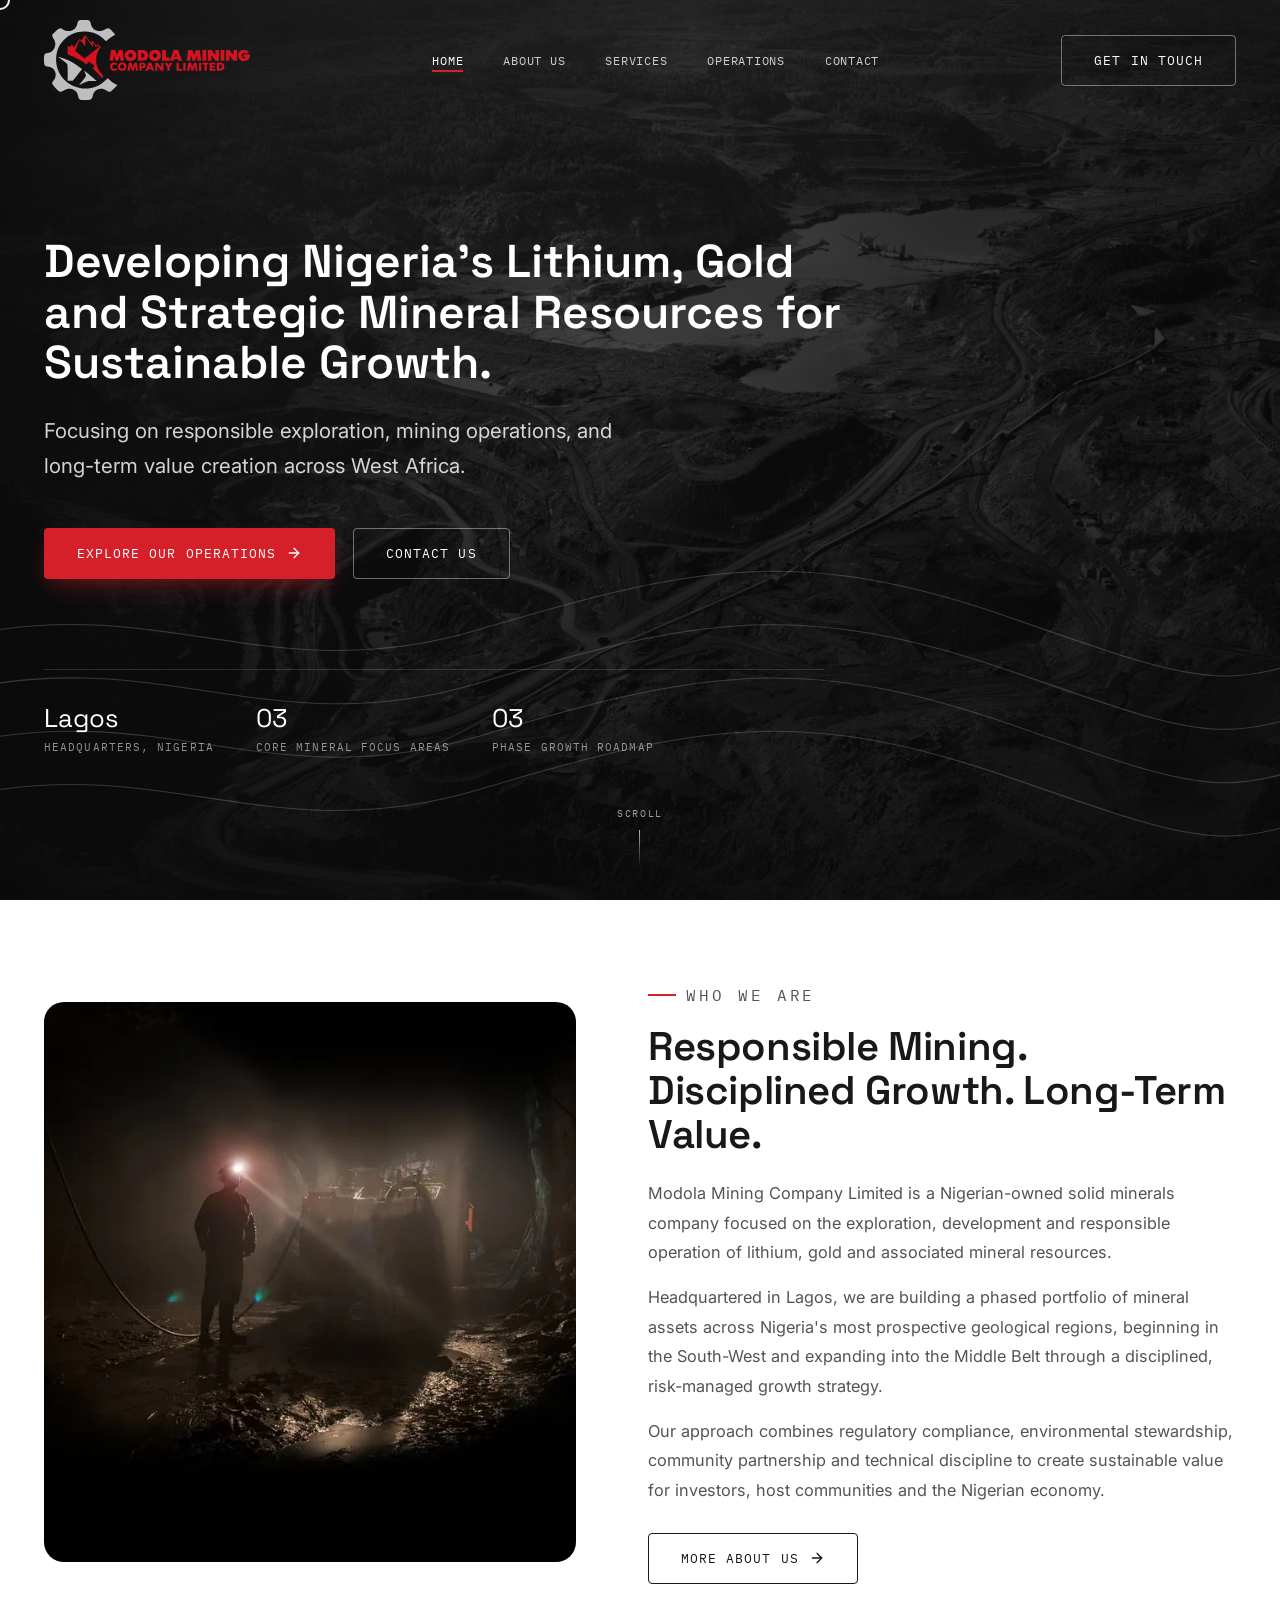
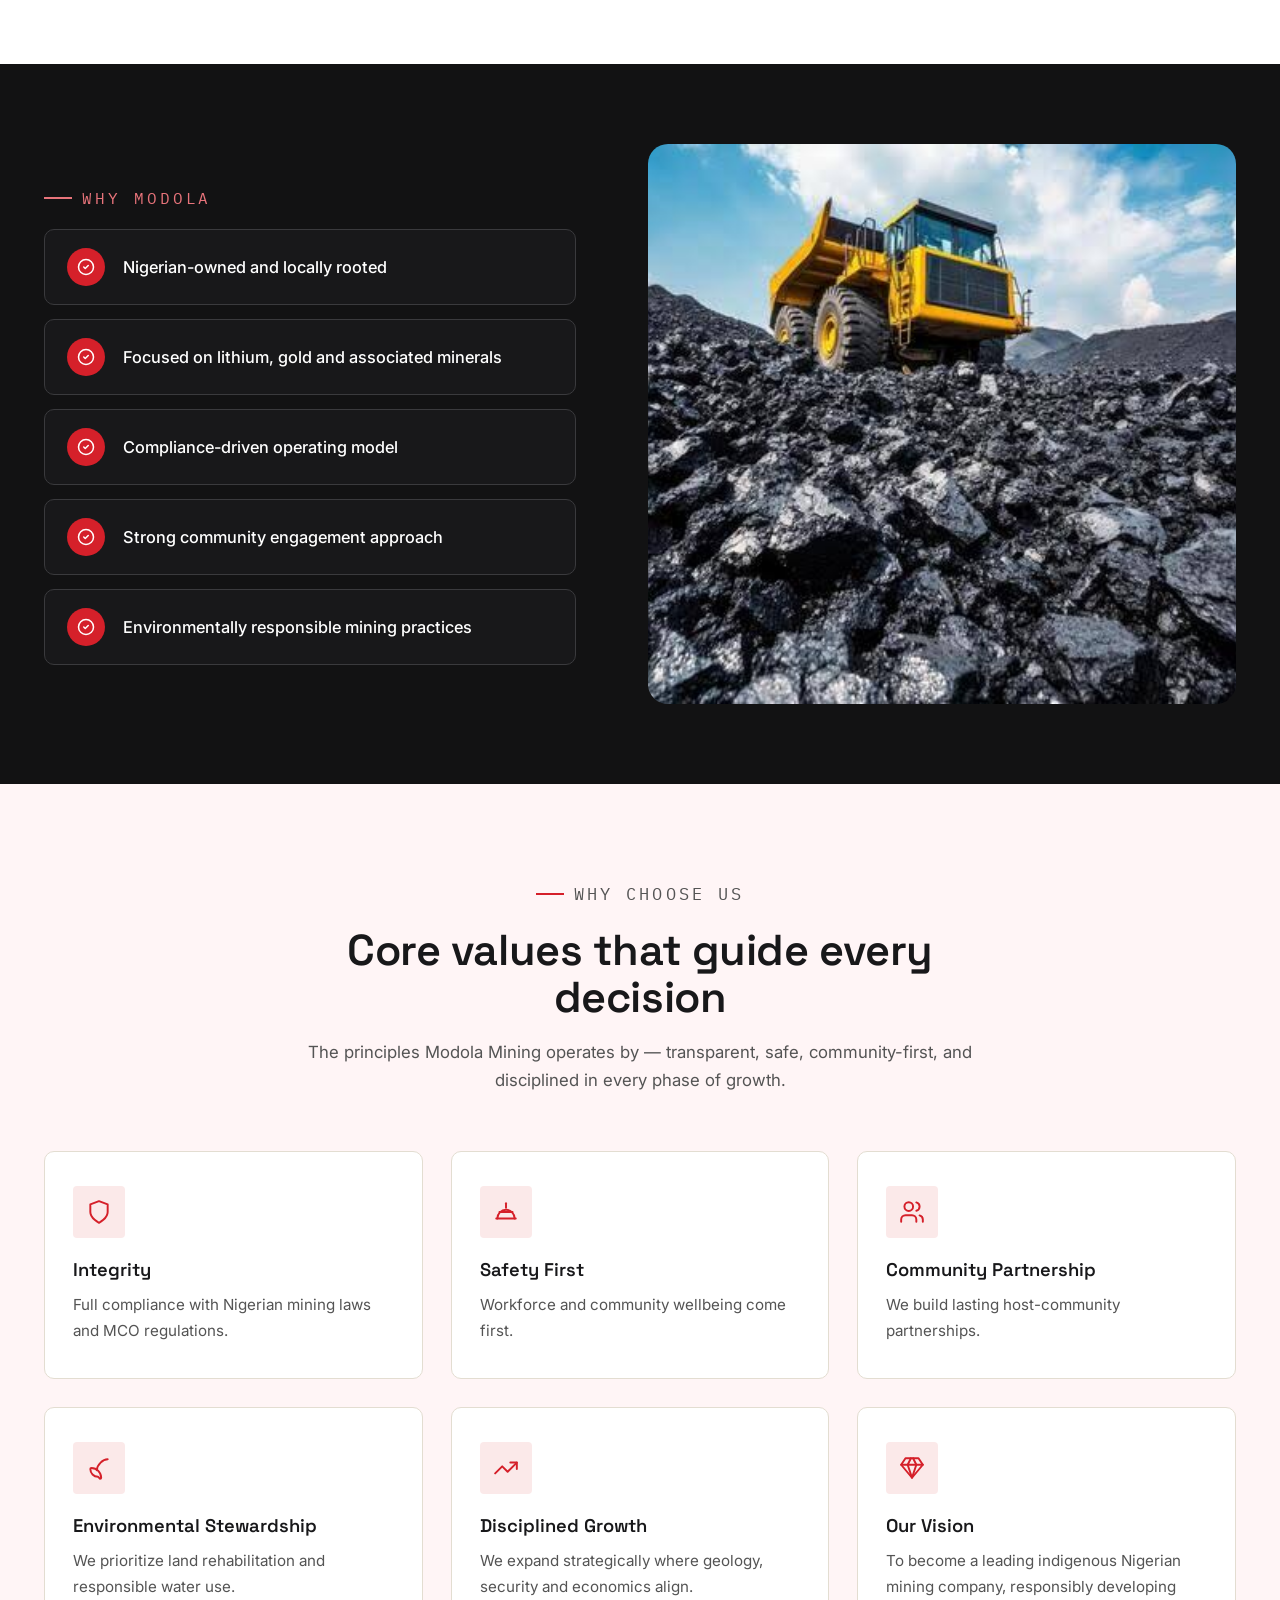
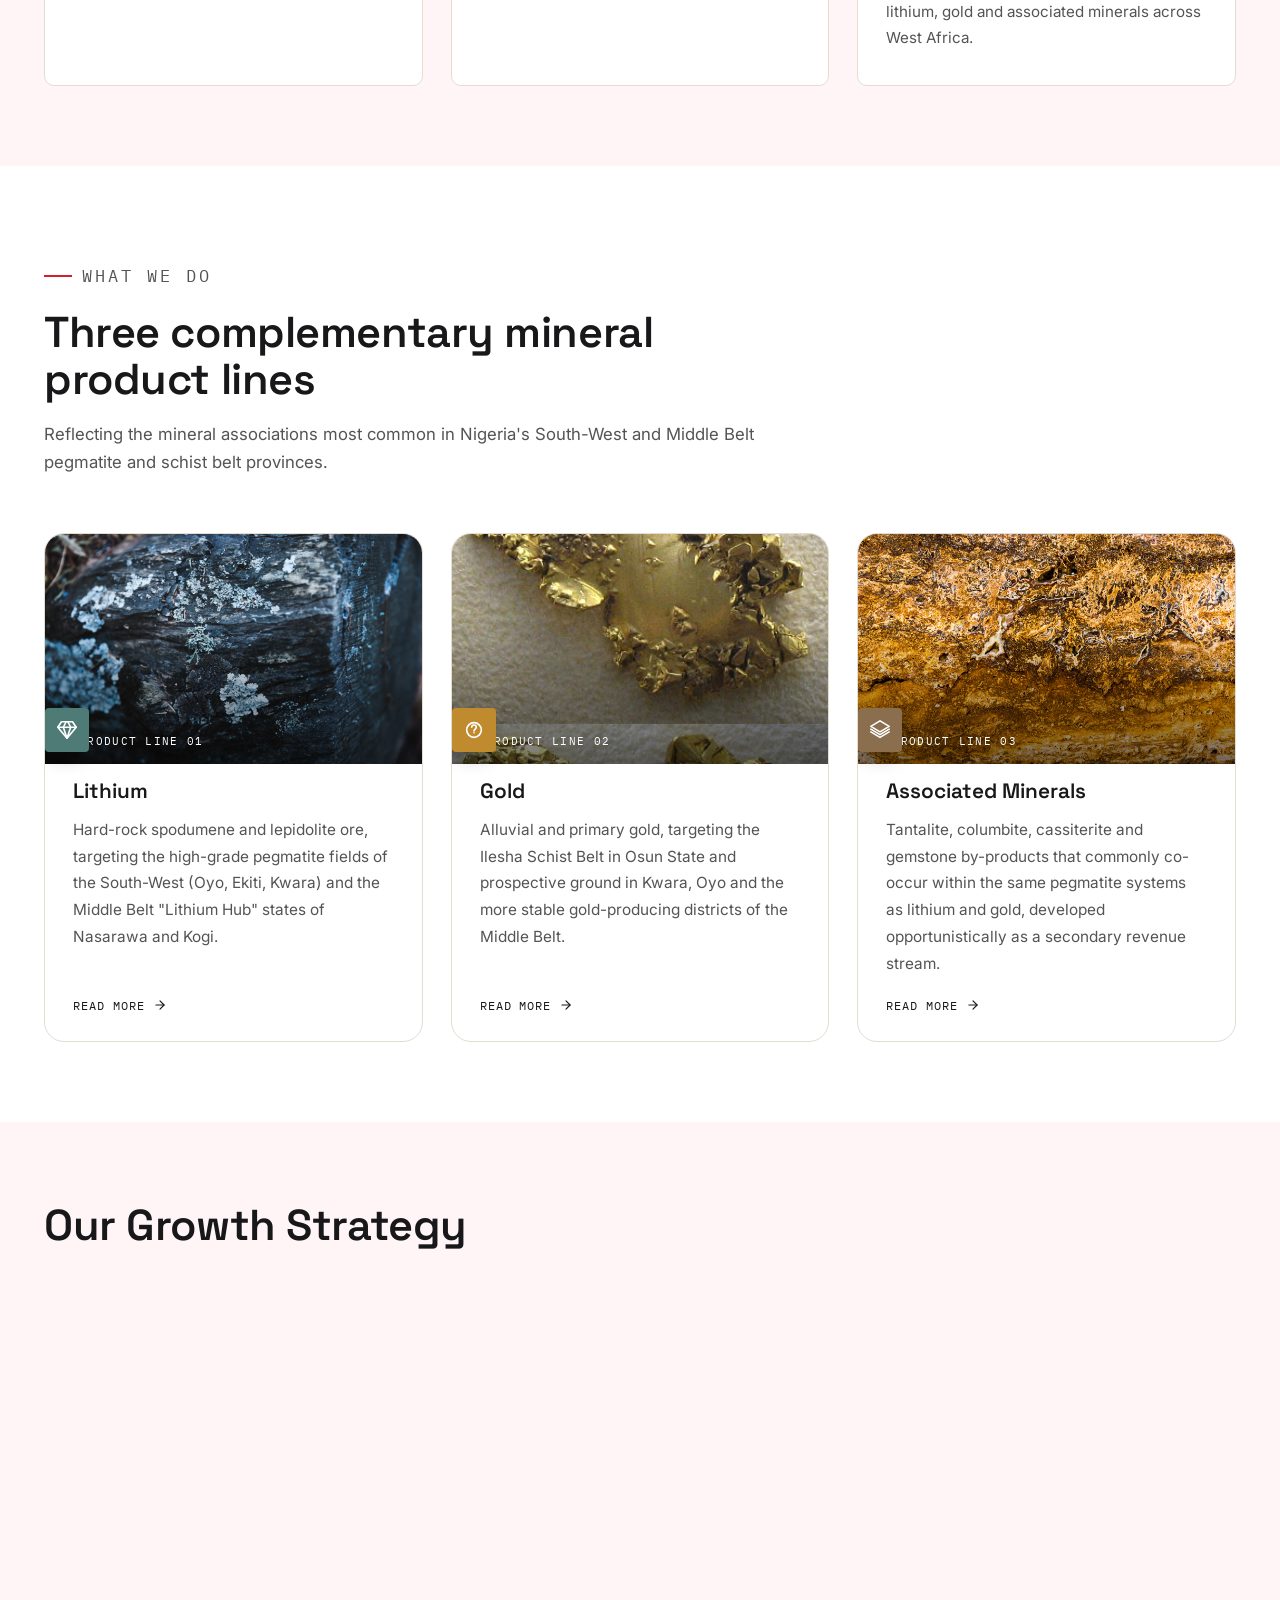
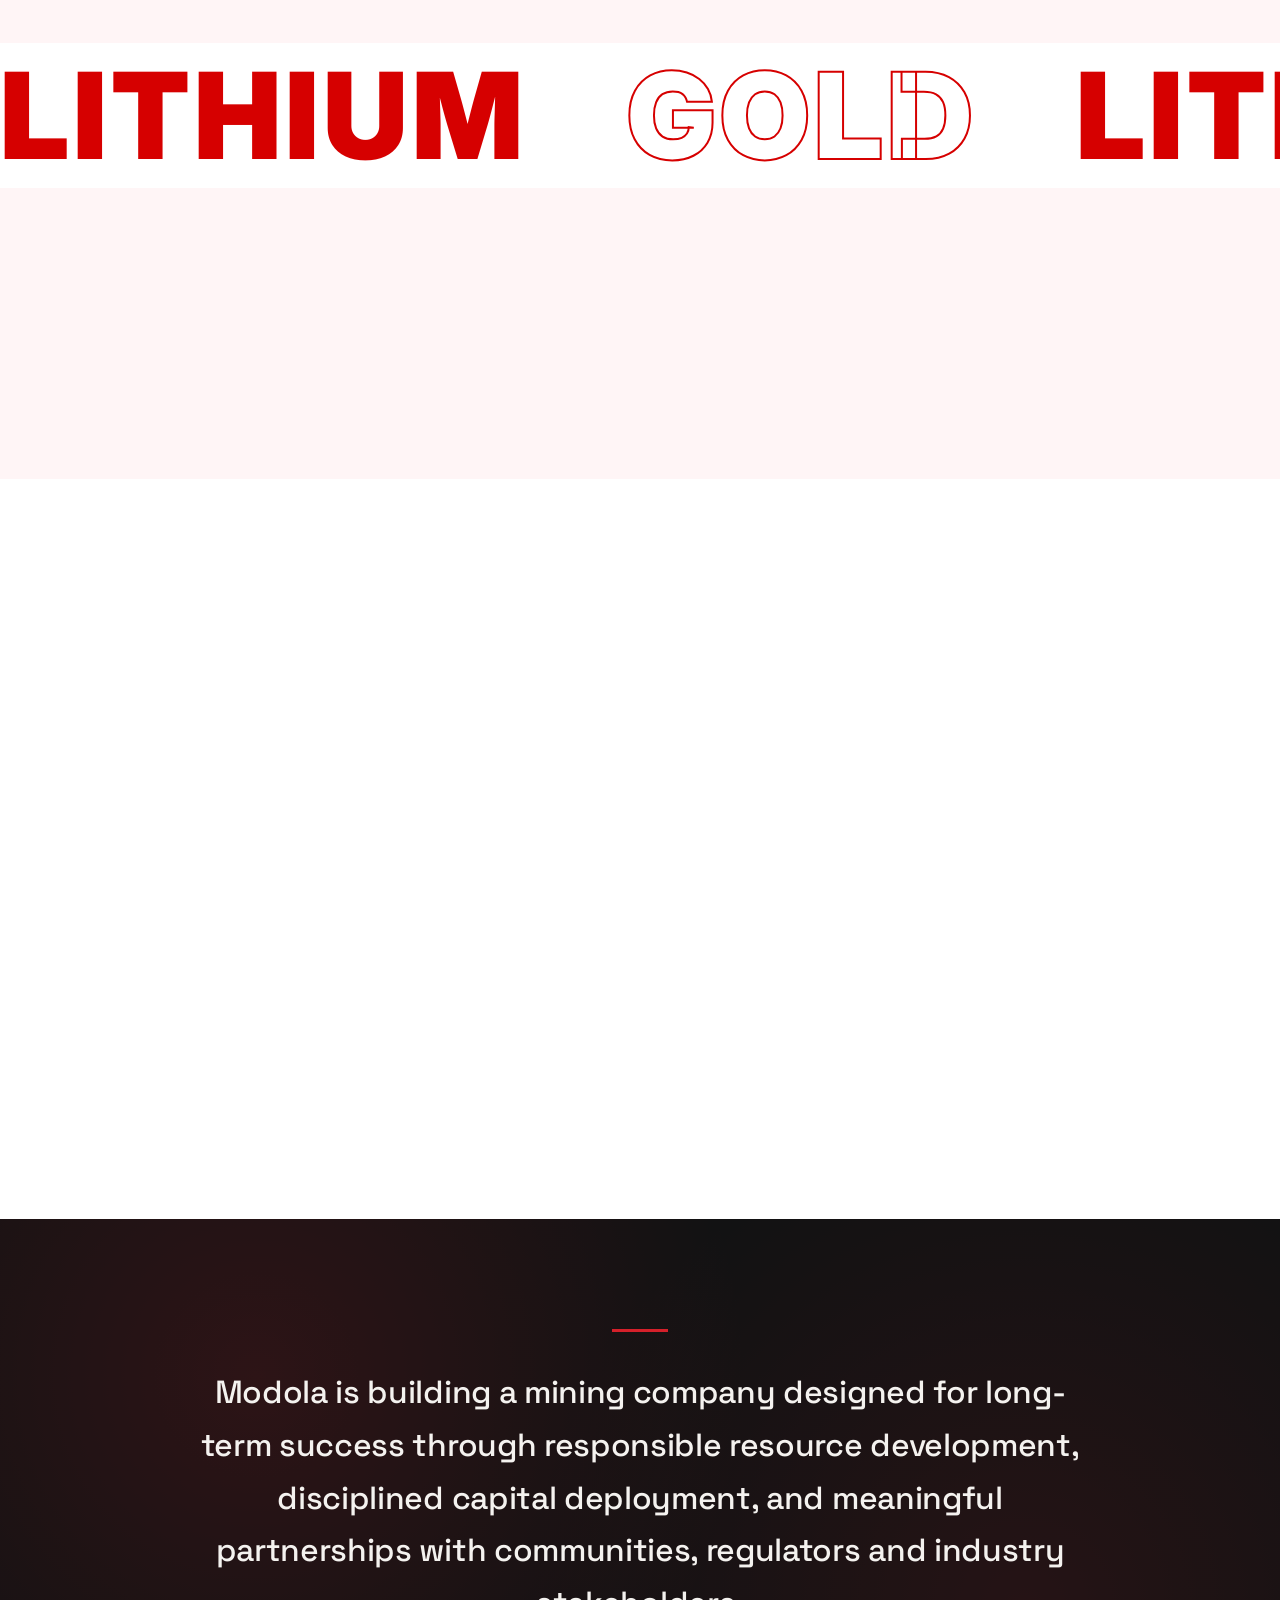
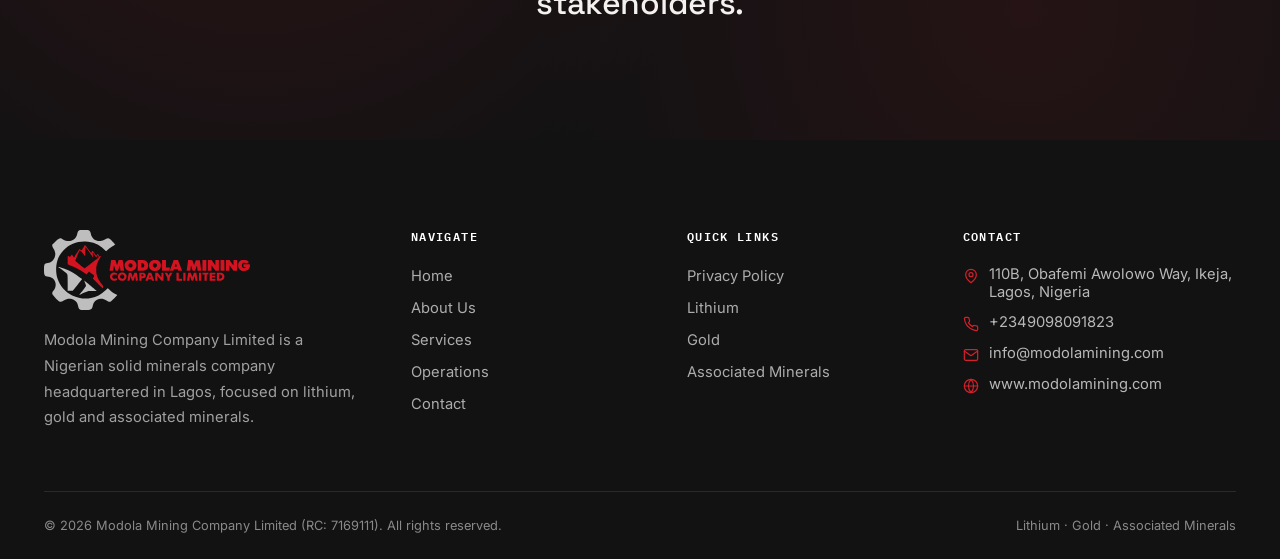
<file: index.html>
<!DOCTYPE html>
<html lang="en">
<head>
<meta charset="UTF-8">
<meta name="viewport" content="width=device-width, initial-scale=1.0">
<title>Modola Mining Company Limited | Lithium, Gold &amp; Associated Minerals — Nigeria</title>
<meta name="description" content="Modola Mining Company Limited is a Nigerian solid minerals company headquartered in Lagos, exploring and developing lithium, gold and associated mineral assets across Nigeria's most prospective geological terrains.">
<meta name="keywords" content="Modola Mining, Nigeria lithium mining, Nigeria gold mining, solid minerals Nigeria, Lagos mining company">
<meta property="og:type" content="website">
<meta property="og:title" content="Modola Mining Company Limited | Lithium, Gold & Associated Minerals">
<meta property="og:description" content="A Nigerian solid minerals company headquartered in Lagos — exploring and responsibly developing lithium, gold and associated mineral assets.">
<meta property="og:image" content="images/seo1.webp">
<meta name="twitter:card" content="summary_large_image">
<meta name="twitter:title" content="Modola Mining Company Limited">
<meta name="twitter:description" content="Lithium • Gold • Associated Minerals — Lagos, Nigeria">
<link rel="icon" href="images/favicon.png">
<link rel="stylesheet" href="css/style.css">
</head>
<body>
<a href="#main" class="skip-link">Skip to content</a>

<!-- ================= HEADER ================= -->
<header class="site-header">
  <div class="container nav-inner">
    <a href="index.html" class="brand">
      <img src="images/logo.svg" alt="Modola Mining Company Limited logo">
    </a>
    <nav class="nav-links" id="nav-links">
      <a href="index.html">Home</a>
      <a href="about.html">About Us</a>
      <a href="services.html">Services</a>
      <a href="operations.html">Operations</a>
      <a href="contact.html">Contact</a>
    </nav>
    <div class="nav-cta">
      <a href="contact.html" class="btn btn--ghost">Get In Touch</a>
      <button class="hamburger" id="hamburger" aria-label="Toggle navigation menu" aria-expanded="false">
        <span></span><span></span><span></span>
      </button>
    </div>
  </div>
</header>

<main id="main">
<!-- ================= HERO ================= -->
<section class="hero">
  <div class="hero-bg" style="background-image:url('images/heroimage.jpg');"></div>
  <svg class="hero-contour" viewBox="0 0 1200 800" preserveAspectRatio="xMidYMid slice" xmlns="http://www.w3.org/2000/svg">
    <g fill="none" stroke="#ffffff" stroke-width="1">
      <path d="M-50,650 C 150,600 250,700 450,640 S 750,560 950,630 1150,700 1300,640"/>
      <path d="M-50,700 C 150,650 250,750 450,690 S 750,610 950,680 1150,750 1300,690"/>
      <path d="M-50,750 C 150,700 250,800 450,740 S 750,660 950,730 1150,800 1300,740"/>
      <path d="M-50,600 C 150,550 250,650 450,590 S 750,510 950,580 1150,650 1300,590"/>
    </g>
  </svg>
  <div class="container hero-inner">
    <!-- <p class="hero-tag"><span class="rc">RC: 7169111</span><span class="dot"></span>Lagos, Nigeria<span class="dot"></span>Lithium · Gold · Associated Minerals</p> -->
    <!-- <h1>Modola Mining <em>Company Limited</em></h1>  -->
     <h2 class="hero-head">Developing Nigeria's Lithium, Gold and Strategic Mineral Resources for Sustainable Growth.</h2>
    <p class="hero-sub">Focusing on responsible exploration, mining operations, and long-term value creation across West Africa.</p>
    <div class="hero-actions">
      <a href="operations.html" class="btn btn--primary">Explore Our Operations
        <svg viewBox="0 0 24 24" fill="none" stroke="currentColor" stroke-width="2" stroke-linecap="round" stroke-linejoin="round"><path d="M5 12h14"/><path d="m12 5 7 7-7 7"/></svg>
      </a>
      <a href="contact.html" class="btn btn--ghost">Contact Us</a>
    </div>
    <div class="hero-meta">
      <div><span class="num">Lagos</span><span class="lbl">Headquarters, Nigeria</span></div>
      <div><span class="num">03</span><span class="lbl">Core Mineral Focus Areas</span></div>
      <div><span class="num">03</span><span class="lbl">Phase Growth Roadmap</span></div>
    </div>
  </div>
  <div class="scroll-cue"><span>Scroll</span><span class="line"></span></div>
</section>

<!-- ================= COMPANY INTRODUCTION ================= -->
<section class="section section--white">
  <div class="container">
    <div class="split">
      <div class="split-media" data-reveal="left">
        <img src="images/home.webp" alt="Open pit hard-rock mine, representative of lithium pegmatite mining operations" loading="lazy">
        <div class="frame" aria-hidden="true"></div>
        <!-- <div class="badge"><span class="num">RC 7169111</span><span class="lbl">Incorporated in Nigeria</span></div> -->
      </div>
      <div class="split-body" data-reveal="right">
        <p class="eyebrow">Who We Are</p>
        <h2>Responsible Mining. Disciplined Growth. Long-Term Value.</h2>
        <p>Modola Mining Company Limited is a Nigerian-owned solid minerals company focused on the exploration, development and responsible operation of lithium, gold and associated mineral resources.</p>
        <p>Headquartered in Lagos, we are building a phased portfolio of mineral assets across Nigeria's most prospective geological regions, beginning in the South-West and expanding into the Middle Belt through a disciplined, risk-managed growth strategy.</p>
        <p>Our approach combines regulatory compliance, environmental stewardship, community partnership and technical discipline to create sustainable value for investors, host communities and the Nigerian economy.</p>


        <a href="about.html" class="btn btn--outline">More About Us
          <svg viewBox="0 0 24 24" fill="none" stroke="currentColor" stroke-width="2" stroke-linecap="round" stroke-linejoin="round"><path d="M5 12h14"/><path d="m12 5 7 7-7 7"/></svg>
        </a>
      </div>
    </div>
  </div>
</section>

<!-- ================= WHY MODOLA ================= -->
<section class="section section--dark why-modola">
  <div class="container">
    <div class="split reverse">
      <div class="split-media" data-reveal="right">
        <img src="images/mine.jpeg" alt="Mining operations representative of Modola's on-the-ground approach" loading="lazy">
        <div class="frame" aria-hidden="true"></div>
      </div>
      <div class="split-body" data-reveal="left">
        <p class="eyebrow">Why Modola</p>
        <ul class="why-list" data-stagger>
          <li class="why-item">
            <span class="icon"><svg viewBox="0 0 24 24" fill="none" stroke="currentColor" stroke-width="2" stroke-linecap="round" stroke-linejoin="round"><path d="m9 12 2 2 4-4"/><circle cx="12" cy="12" r="10"/></svg></span>
            <span class="txt">Nigerian-owned and locally rooted</span>
          </li>
          <li class="why-item">
            <span class="icon"><svg viewBox="0 0 24 24" fill="none" stroke="currentColor" stroke-width="2" stroke-linecap="round" stroke-linejoin="round"><path d="m9 12 2 2 4-4"/><circle cx="12" cy="12" r="10"/></svg></span>
            <span class="txt">Focused on lithium, gold and associated minerals</span>
          </li>
          <li class="why-item">
            <span class="icon"><svg viewBox="0 0 24 24" fill="none" stroke="currentColor" stroke-width="2" stroke-linecap="round" stroke-linejoin="round"><path d="m9 12 2 2 4-4"/><circle cx="12" cy="12" r="10"/></svg></span>
            <span class="txt">Compliance-driven operating model</span>
          </li>
          <li class="why-item">
            <span class="icon"><svg viewBox="0 0 24 24" fill="none" stroke="currentColor" stroke-width="2" stroke-linecap="round" stroke-linejoin="round"><path d="m9 12 2 2 4-4"/><circle cx="12" cy="12" r="10"/></svg></span>
            <span class="txt">Strong community engagement approach</span>
          </li>
          <li class="why-item">
            <span class="icon"><svg viewBox="0 0 24 24" fill="none" stroke="currentColor" stroke-width="2" stroke-linecap="round" stroke-linejoin="round"><path d="m9 12 2 2 4-4"/><circle cx="12" cy="12" r="10"/></svg></span>
            <span class="txt">Environmentally responsible mining practices</span>
          </li>
        </ul>
      </div>
    </div>
  </div>
</section>

<!-- ================= WHY CHOOSE US (CORE VALUES) ================= -->
<section class="section section--stone">
  <div class="container">
    <div class="section-head center">
      <p class="eyebrow center" style="justify-content:center;">Why Choose Us</p>
      <h2>Core values that guide every decision</h2>
      <p>The principles Modola Mining operates by — transparent, safe, community-first, and disciplined in every phase of growth.</p>
    </div>
    <div class="grid grid--3" data-stagger>
      <div class="value-card">
        <div class="icon"><svg viewBox="0 0 24 24" fill="none" stroke="currentColor" stroke-width="1.8" stroke-linecap="round" stroke-linejoin="round"><path d="M12 22s8-4 8-10V5l-8-3-8 3v7c0 6 8 10 8 10Z"/></svg></div>
        <h3>Integrity</h3>
        <p>Full compliance with Nigerian mining laws and MCO regulations.</p>
      </div>
      <div class="value-card">
        <div class="icon"><svg viewBox="0 0 24 24" fill="none" stroke="currentColor" stroke-width="1.8" stroke-linecap="round" stroke-linejoin="round"><path d="M3 18h18"/><path d="M4 18a8 8 0 0 1 16 0"/><path d="M12 4v4"/><path d="M6 12h12"/></svg></div>
        <h3>Safety First</h3>
        <p>Workforce and community wellbeing come first.</p>
      </div>
      <div class="value-card">
        <div class="icon"><svg viewBox="0 0 24 24" fill="none" stroke="currentColor" stroke-width="1.8" stroke-linecap="round" stroke-linejoin="round"><path d="M16 21v-2a4 4 0 0 0-4-4H6a4 4 0 0 0-4 4v2"/><circle cx="9" cy="7" r="4"/><path d="M22 21v-2a4 4 0 0 0-3-3.87"/><path d="M16 3.13a4 4 0 0 1 0 7.75"/></svg></div>
        <h3>Community Partnership</h3>
        <p>We build lasting host-community partnerships.</p>
      </div>
      <div class="value-card">
        <div class="icon"><svg viewBox="0 0 24 24" fill="none" stroke="currentColor" stroke-width="1.8" stroke-linecap="round" stroke-linejoin="round"><path d="M11 20A7 7 0 0 1 4 13a1 1 0 0 1 1-1c4.97 0 9 4.03 9 9a1 1 0 0 1-1 1Z"/><path d="M20 4c-2 0-4.5 1-6.5 3S10 12 10 14"/></svg></div>
        <h3>Environmental Stewardship</h3>
        <p>We prioritize land rehabilitation and responsible water use.</p>
      </div>
      <div class="value-card">
        <div class="icon"><svg viewBox="0 0 24 24" fill="none" stroke="currentColor" stroke-width="1.8" stroke-linecap="round" stroke-linejoin="round"><polyline points="22 7 13.5 15.5 8.5 10.5 2 17"/><polyline points="16 7 22 7 22 13"/></svg></div>
        <h3>Disciplined Growth</h3>
        <p>We expand strategically where geology, security and economics align.</p>
      </div>
      <div class="value-card">
        <div class="icon"><svg viewBox="0 0 24 24" fill="none" stroke="currentColor" stroke-width="1.8" stroke-linecap="round" stroke-linejoin="round"><path d="M6 3h12l4 6-10 12L2 9Z"/><path d="M11 3 8 9l4 12 4-12-3-6"/><path d="M2 9h20"/></svg></div>
        <h3>Our Vision</h3>
        <p>To become a leading indigenous Nigerian mining company, responsibly developing lithium, gold and associated minerals across West Africa.</p>
      </div>
    </div>
  </div>
</section>

<!-- ================= SERVICES PREVIEW ================= -->
<section class="section section--white">
  <div class="container">
    <div class="section-head">
      <p class="eyebrow">What We Do</p>
      <h2>Three complementary mineral product lines</h2>
      <p>Reflecting the mineral associations most common in Nigeria's South-West and Middle Belt pegmatite and schist belt provinces.</p>
    </div>
    <div class="grid grid--3" data-stagger>
      <article class="service-card">
        <div class="media">
          <img src="images/lit.webp" alt="Hard-rock pegmatite mine, representative of lithium spodumene operations" loading="lazy">
          <span class="tag"><span class="dot dot-lithium"></span>Product Line 01</span>
        </div>
        <div class="icon accent-lithium"><svg viewBox="0 0 24 24" fill="none" stroke="currentColor" stroke-width="1.8" stroke-linecap="round" stroke-linejoin="round"><path d="M6 3h12l4 6-10 12L2 9Z"/><path d="M11 3 8 9l4 12 4-12-3-6"/><path d="M2 9h20"/></svg></div>
        <div class="body">
          <h3>Lithium</h3>
          <p>Hard-rock spodumene and lepidolite ore, targeting the high-grade pegmatite fields of the South-West (Oyo, Ekiti, Kwara) and the Middle Belt "Lithium Hub" states of Nasarawa and Kogi.</p>
          <a href="services.html#lithium" class="read-more">Read More
            <svg viewBox="0 0 24 24" fill="none" stroke="currentColor" stroke-width="2" stroke-linecap="round" stroke-linejoin="round"><path d="M5 12h14"/><path d="m12 5 7 7-7 7"/></svg>
          </a>
        </div>
      </article>
      <article class="service-card">
        <div class="media">
          <img src="images/Native_gold_nuggets.jpg" alt="Native gold nuggets, representative of alluvial and primary gold" loading="lazy">
          <span class="tag"><span class="dot dot-gold"></span>Product Line 02</span>
        </div>
        <div class="icon accent-gold"><svg viewBox="0 0 24 24" fill="none" stroke="currentColor" stroke-width="1.8" stroke-linecap="round" stroke-linejoin="round"><circle cx="12" cy="12" r="8"/><path d="M9.5 9a2.5 2.5 0 0 1 5 0c0 2-2.5 2-2.5 4"/><path d="M12 15h.01"/></svg></div>
        <div class="body">
          <h3>Gold</h3>
          <p>Alluvial and primary gold, targeting the Ilesha Schist Belt in Osun State and prospective ground in Kwara, Oyo and the more stable gold-producing districts of the Middle Belt.</p>
          <a href="services.html#gold" class="read-more">Read More
            <svg viewBox="0 0 24 24" fill="none" stroke="currentColor" stroke-width="2" stroke-linecap="round" stroke-linejoin="round"><path d="M5 12h14"/><path d="m12 5 7 7-7 7"/></svg>
          </a>
        </div>
      </article>
      <article class="service-card">
        <div class="media">
          <img src="images/golddd.webp" alt="Core drilling and sampling, representative of associated mineral exploration" loading="lazy">
          <span class="tag"><span class="dot dot-assoc"></span>Product Line 03</span>
        </div>
        <div class="icon accent-assoc"><svg viewBox="0 0 24 24" fill="none" stroke="currentColor" stroke-width="1.8" stroke-linecap="round" stroke-linejoin="round"><polygon points="12 2 2 8 12 14 22 8 12 2"/><polyline points="2 14 12 20 22 14"/><polyline points="2 11 12 17 22 11"/></svg></div>
        <div class="body">
          <h3>Associated Minerals</h3>
          <p>Tantalite, columbite, cassiterite and gemstone by-products that commonly co-occur within the same pegmatite systems as lithium and gold, developed opportunistically as a secondary revenue stream.</p>
          <a href="services.html#associated" class="read-more">Read More
            <svg viewBox="0 0 24 24" fill="none" stroke="currentColor" stroke-width="2" stroke-linecap="round" stroke-linejoin="round"><path d="M5 12h14"/><path d="m12 5 7 7-7 7"/></svg>
          </a>
        </div>
      </article>
    </div>
  </div>
</section>

<!-- ================= OUR GROWTH STRATEGY ================= -->
<section class="section section--stone">
  <div class="container">
    <div class="section-head">
      <h2>Our Growth Strategy</h2>
    </div>
    <div class="grid grid--3" data-stagger>
      <div class="phase-card">
        <div class="num-badge">01</div>
        <h3>Phase 1 &nbsp;South-West Entry</h3>
        <div class="locations">
          <span>Osun</span><span>•</span><span>Oyo</span><span>•</span><span>Ekiti</span><span>•</span><span>Kwara</span>
        </div>
      </div>
      <div class="phase-card">
        <div class="num-badge">02</div>
        <h3>Phase 2 &nbsp;Middle Belt Expansion</h3>
        <div class="locations">
          <span>Nasarawa</span><span>•</span><span>Kogi</span><span>•</span><span>Niger</span>
        </div>
      </div>
      <div class="phase-card">
        <div class="num-badge">03</div>
        <h3>Phase 3 &nbsp;Selective Northern Growth</h3>
        <p>Vetted opportunities with strong security and community fundamentals.</p>
      </div>
    </div>
  </div>
</section>




<!-- scroll -->
 <div class="ticker">
    <div class="ticker-track" id="tickerTrack">
        <span class="filled">LITHIUM</span>
        <span class="outline">GOLD</span>

        <span class="filled">LITHIUM</span>
        <span class="outline">GOLD</span>

        <span class="filled">LITHIUM</span>
        <span class="outline">GOLD</span>

        <span class="filled">LITHIUM</span>
        <span class="outline">GOLD</span>

        <span class="filled">LITHIUM</span>
        <span class="outline">GOLD</span>

        <span class="filled">LITHIUM</span>
        <span class="outline">GOLD</span>
    </div>
</div>

<!-- sroll ends -->

<!-- ================= AT A GLANCE ================= -->
<section class="section--tight section--stone">
  <div class="container" data-reveal="zoom">
    <div class="glance">
      <div class="glance-item"><span class="num" data-count="3">0</span><span class="lbl">Core Mineral Focus Areas</span></div>
      <div class="glance-item"><span class="num" data-count="3">0</span><span class="lbl">Strategic Growth Phases</span></div>
      <div class="glance-item"><span class="num">Lagos</span><span class="lbl">Headquarters, Nigeria</span></div>
    </div>
  </div>
</section>

<!-- ================= CTA BANNER ================= -->
<section class="section section--white">
  <div class="container" data-reveal="zoom">
    <div class="cta-banner">
      <p class="eyebrow center" style="justify-content:center;">Our Mission</p>
      <h2>Creating sustainable value for our shareholders, our host communities, and the Nigerian economy</h2>
      <p>To explore, acquire and operate mineral assets with technical discipline and full regulatory compliance — while positioning Nigerian-mined minerals within global critical-minerals supply chains.</p>
      <div class="btn-row">
        <a href="contact.html" class="btn btn--primary">Contact Us
          <svg viewBox="0 0 24 24" fill="none" stroke="currentColor" stroke-width="2" stroke-linecap="round" stroke-linejoin="round"><path d="M5 12h14"/><path d="m12 5 7 7-7 7"/></svg>
        </a>
        <a href="operations.html" class="btn btn--ghost">View Our Operations</a>
      </div>
    </div>
  </div>
</section>

<!-- ================= CLOSING STATEMENT ================= -->
<section class="closing-statement">
  <div class="container" data-reveal="zoom">
    <div class="rule"></div>
    <p>Modola is building a mining company designed for long-term success through responsible resource development, disciplined capital deployment, and meaningful partnerships with communities, regulators and industry stakeholders.</p>
  </div>
</section>


</main>

<!-- ================= FOOTER ================= -->
<footer class="site-footer">
  <div class="container">
    <div class="footer-grid">
      <div class="footer-brand">
        <a href="index.html" class="brand">
          <img src="images/logo.svg" alt="Modola Mining Company Limited logo">
        </a>
        <p>Modola Mining Company Limited is a Nigerian solid minerals company headquartered in Lagos, focused on lithium, gold and associated minerals.</p>
      </div>
      <div class="footer-col">
        <h4>Navigate</h4>
        <ul>
          <li><a href="index.html">Home</a></li>
          <li><a href="about.html">About Us</a></li>
          <li><a href="services.html">Services</a></li>
          <li><a href="operations.html">Operations</a></li>
          <li><a href="contact.html">Contact</a></li>
        </ul>
      </div>
      <div class="footer-col">
        <h4>Quick Links</h4>
        <ul>
          <li><a href="privacypolicy.html">Privacy Policy</a></li>
          <li><a href="services.html#lithium">Lithium</a></li>
          <li><a href="services.html#gold">Gold</a></li>
          <li><a href="services.html#associated">Associated Minerals</a></li>
        </ul>
      </div>
      <div class="footer-col">
        <h4>Contact</h4>
        <ul class="footer-contact">
          <li><svg viewBox="0 0 24 24" fill="none" stroke="currentColor" stroke-width="1.8" stroke-linecap="round" stroke-linejoin="round"><path d="M20 10c0 6-8 12-8 12s-8-6-8-12a8 8 0 0 1 16 0Z"/><circle cx="12" cy="10" r="3"/></svg><span>110B, Obafemi Awolowo Way, Ikeja, Lagos, Nigeria</span></li>
          <li><svg viewBox="0 0 24 24" fill="none" stroke="currentColor" stroke-width="1.8" stroke-linecap="round" stroke-linejoin="round"><path d="M22 16.92v3a2 2 0 0 1-2.18 2 19.79 19.79 0 0 1-8.63-3.07 19.5 19.5 0 0 1-6-6 19.79 19.79 0 0 1-3.07-8.67A2 2 0 0 1 4.11 2h3a2 2 0 0 1 2 1.72c.127.96.361 1.903.7 2.81a2 2 0 0 1-.45 2.11L8.09 9.91a16 16 0 0 0 6 6l1.27-1.27a2 2 0 0 1 2.11-.45c.907.339 1.85.573 2.81.7A2 2 0 0 1 22 16.92Z"/></svg><span>+2349098091823</span></li>
          <li><svg viewBox="0 0 24 24" fill="none" stroke="currentColor" stroke-width="1.8" stroke-linecap="round" stroke-linejoin="round"><rect x="2" y="4" width="20" height="16" rx="2"/><path d="m22 6-10 7L2 6"/></svg><span>info@modolamining.com</span></li>
          <li><svg viewBox="0 0 24 24" fill="none" stroke="currentColor" stroke-width="1.8" stroke-linecap="round" stroke-linejoin="round"><circle cx="12" cy="12" r="10"/><path d="M2 12h20M12 2a15 15 0 0 1 0 20 15 15 0 0 1 0-20"/></svg><span>www.modolamining.com</span></li>
        </ul>
      </div>
    </div>
    <div class="footer-bottom">
      <span>© 2026 Modola Mining Company Limited (RC: 7169111). All rights reserved.  </span>
      <span>Lithium · Gold · Associated Minerals</span>
    </div>
  </div>
</footer>

<div class="cursor-circle" id="cursorCircle"></div>


<script src="js/script.js"></script>
</body>
</html>
</file>
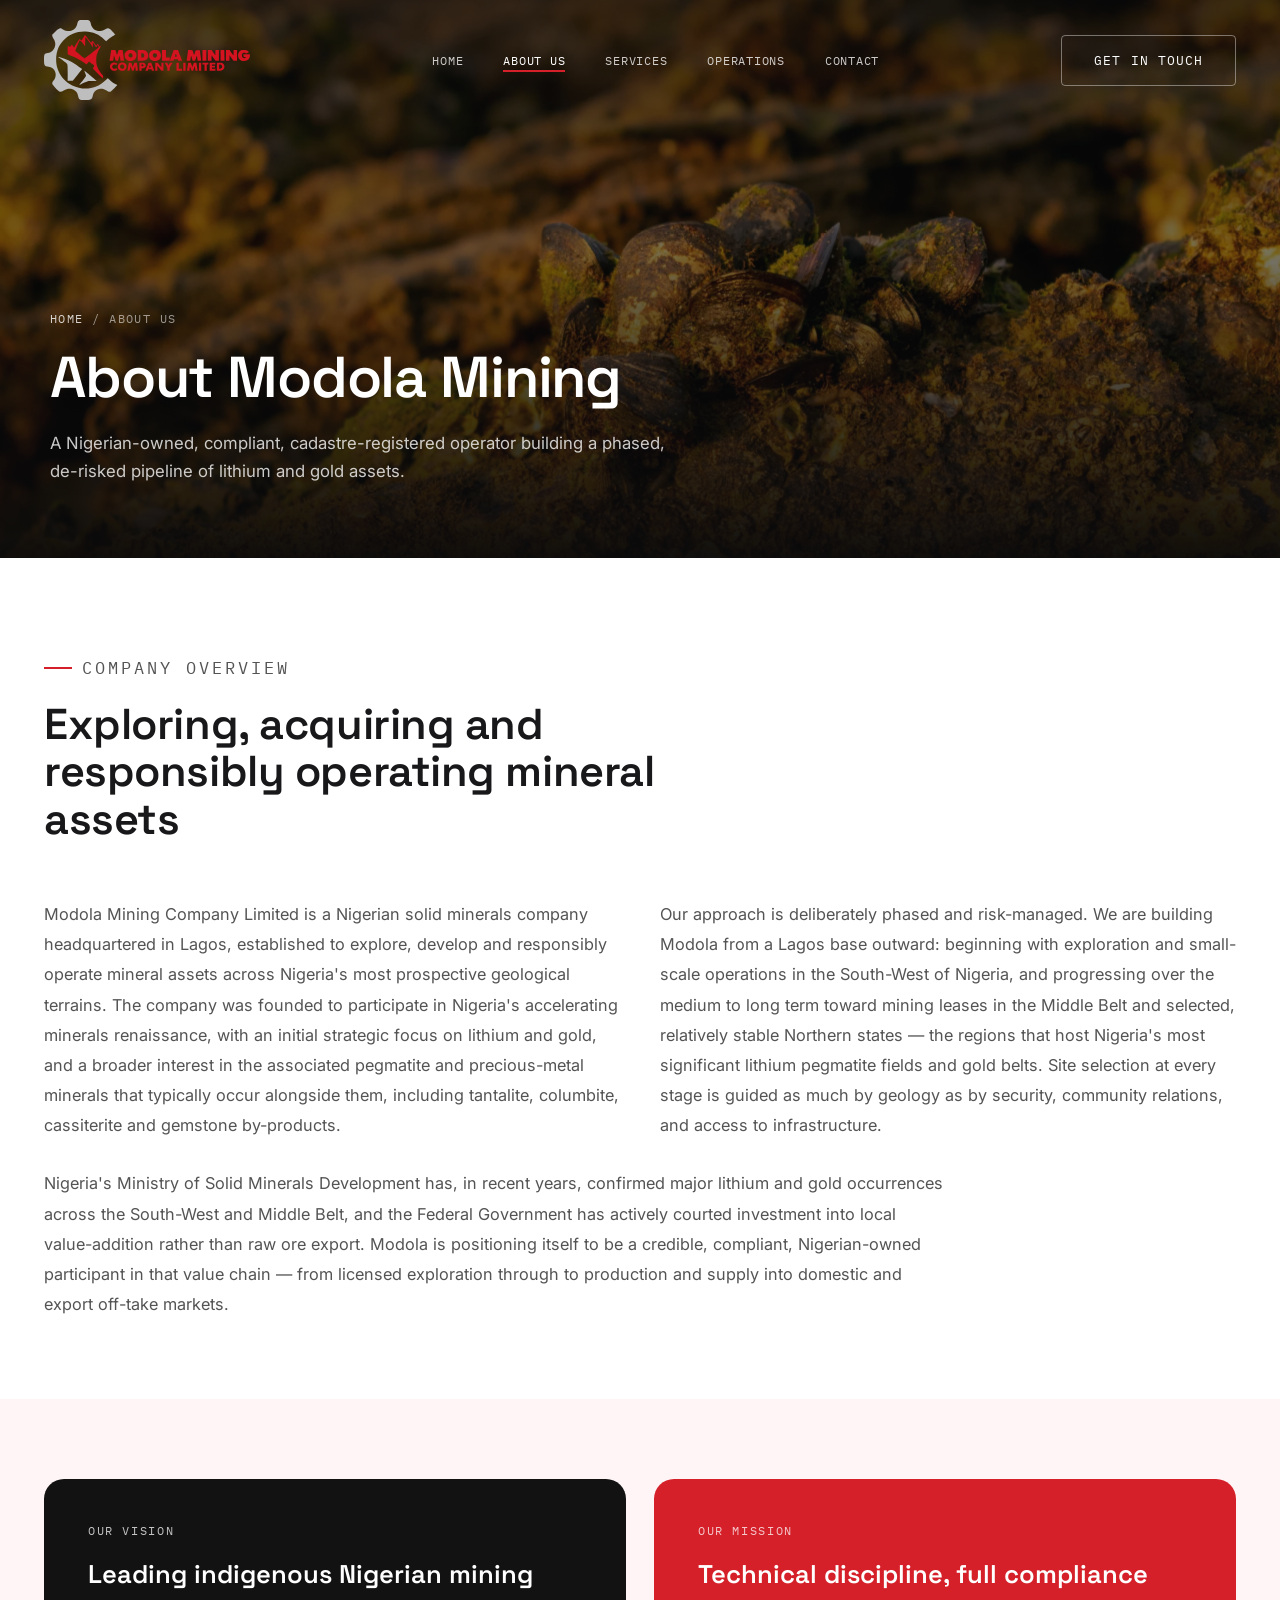
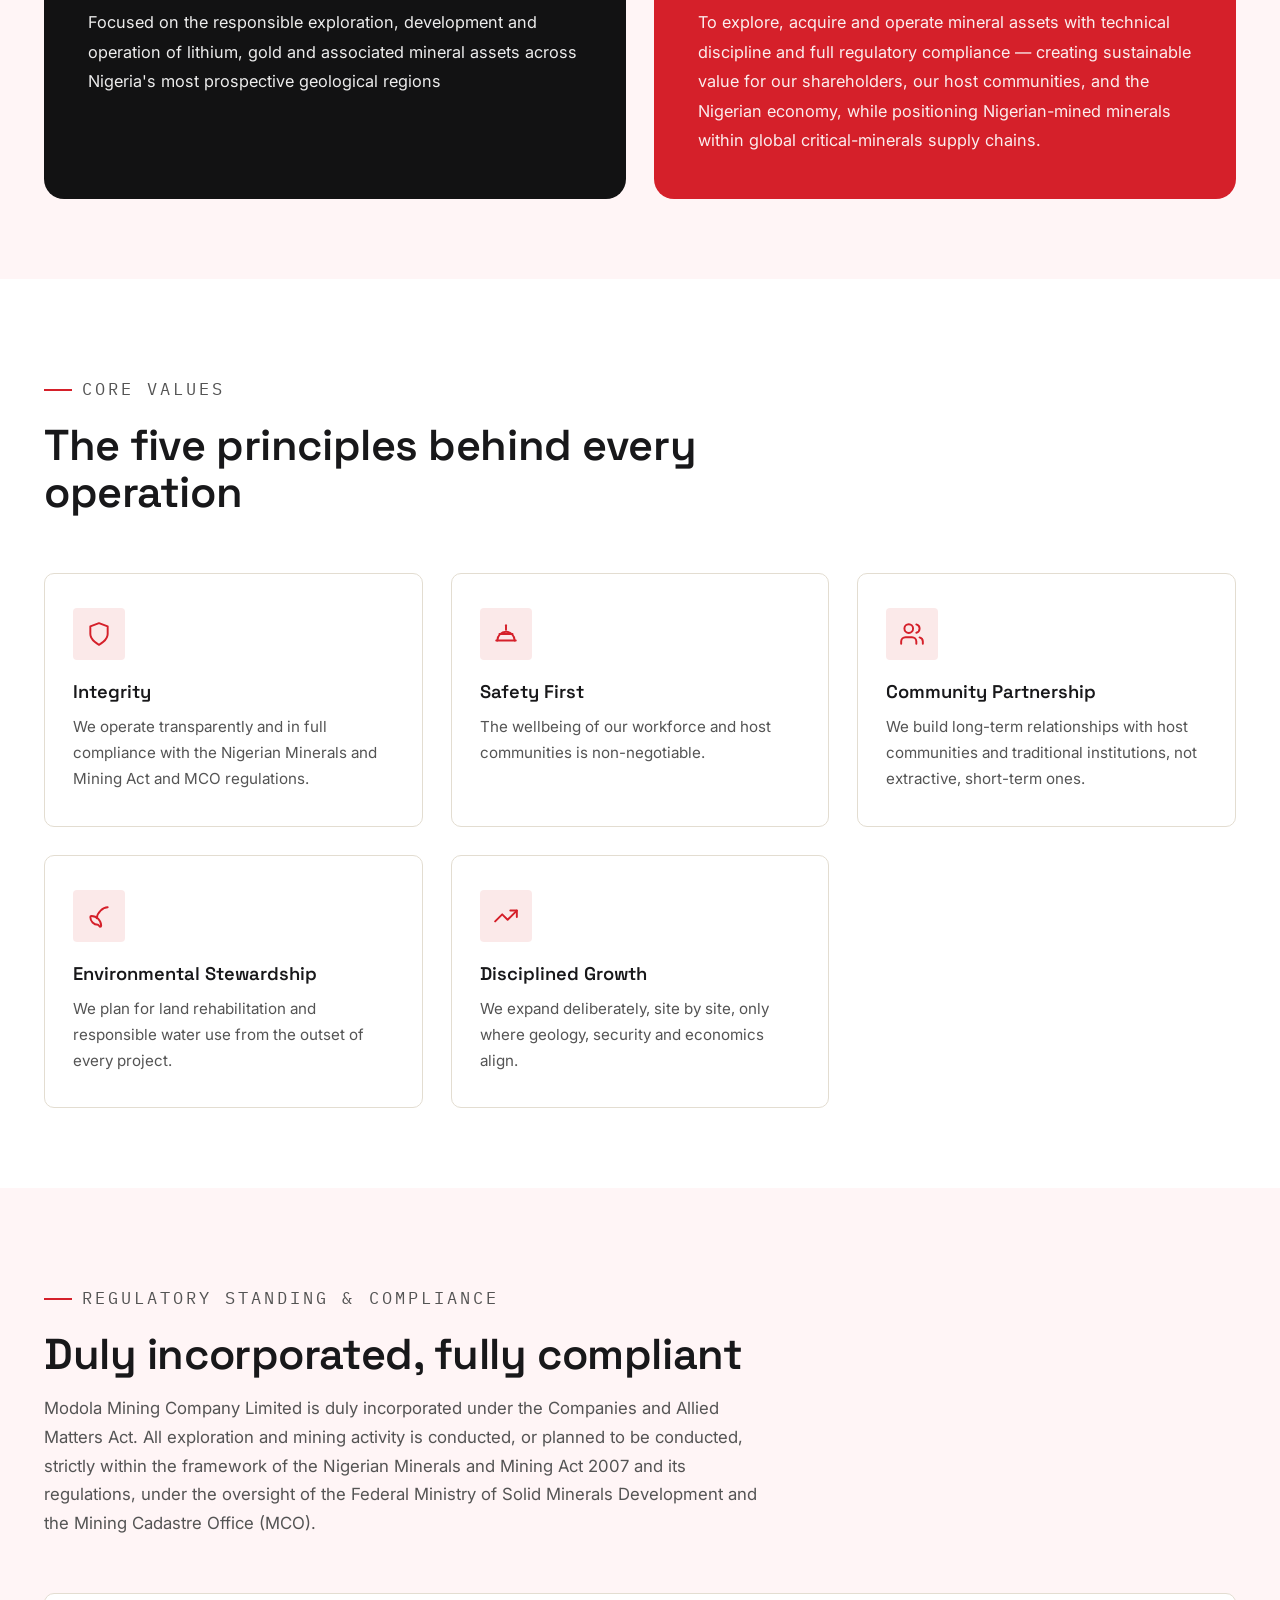
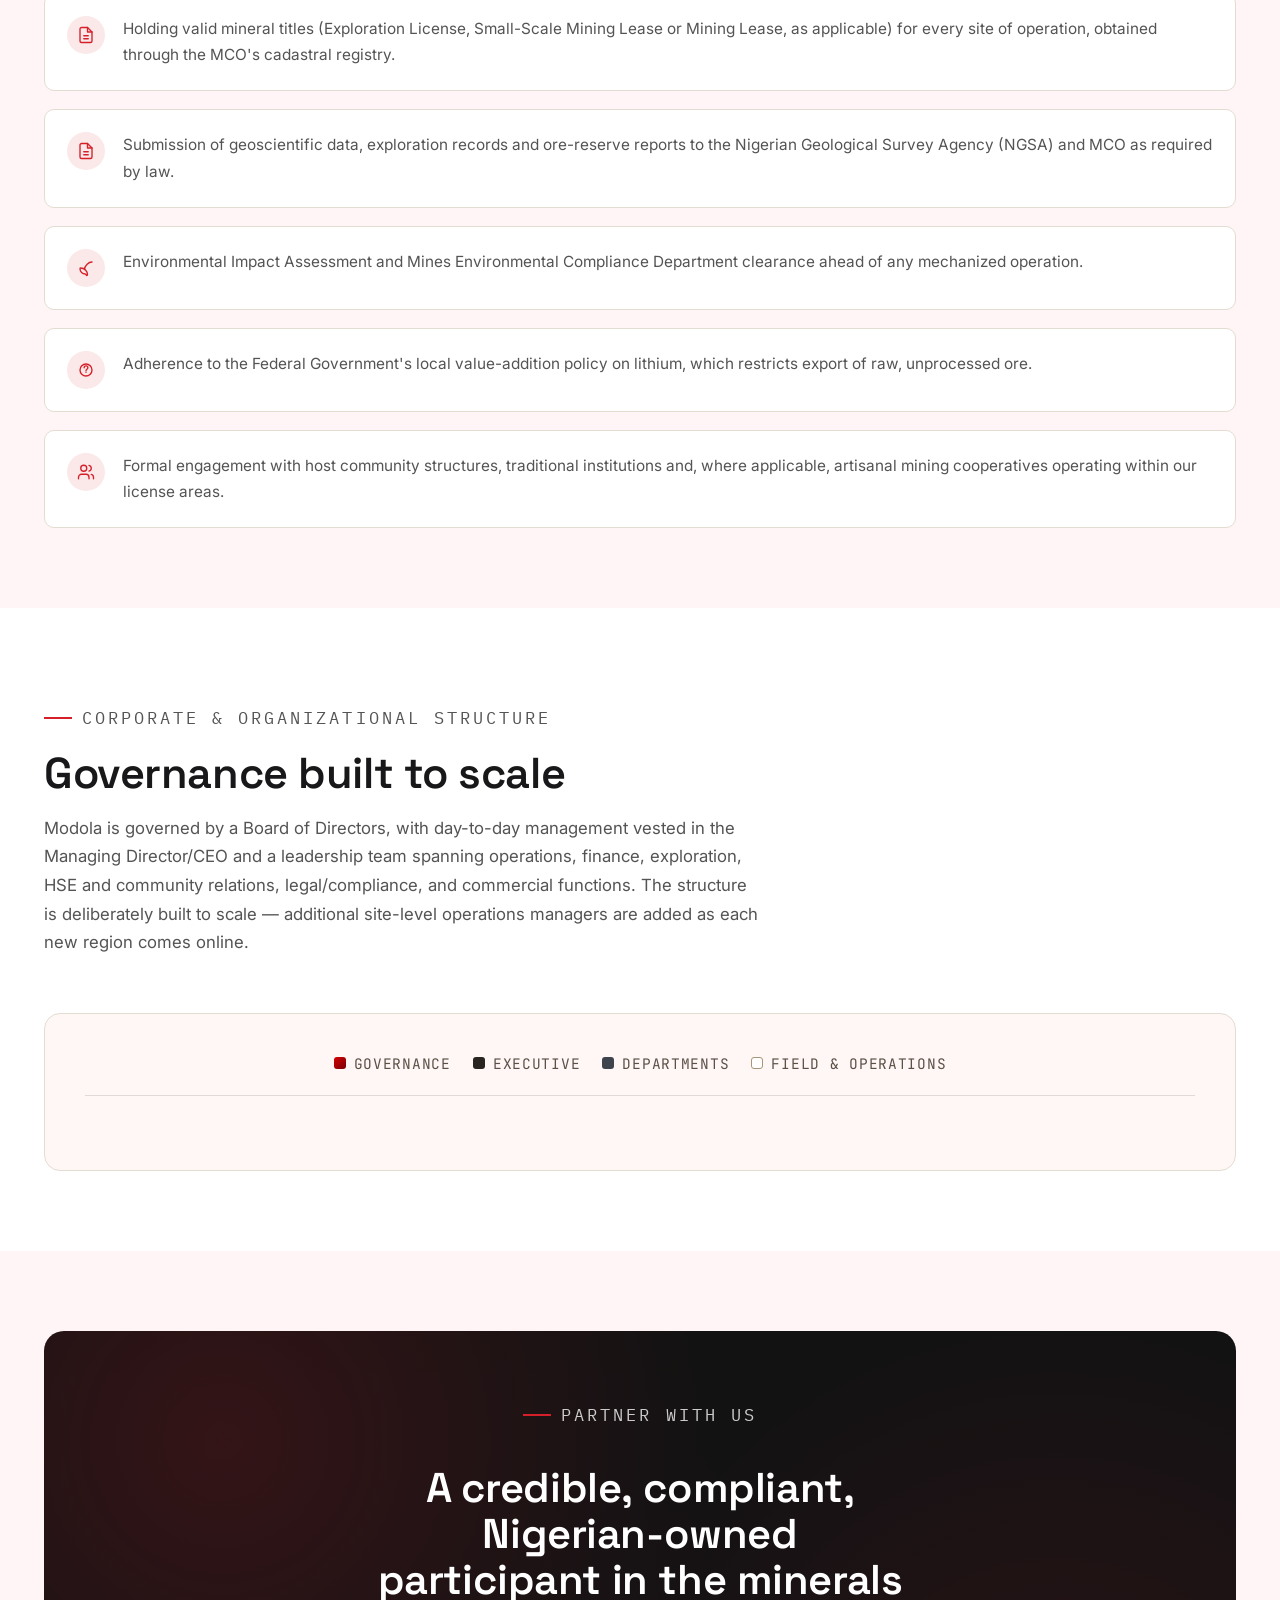
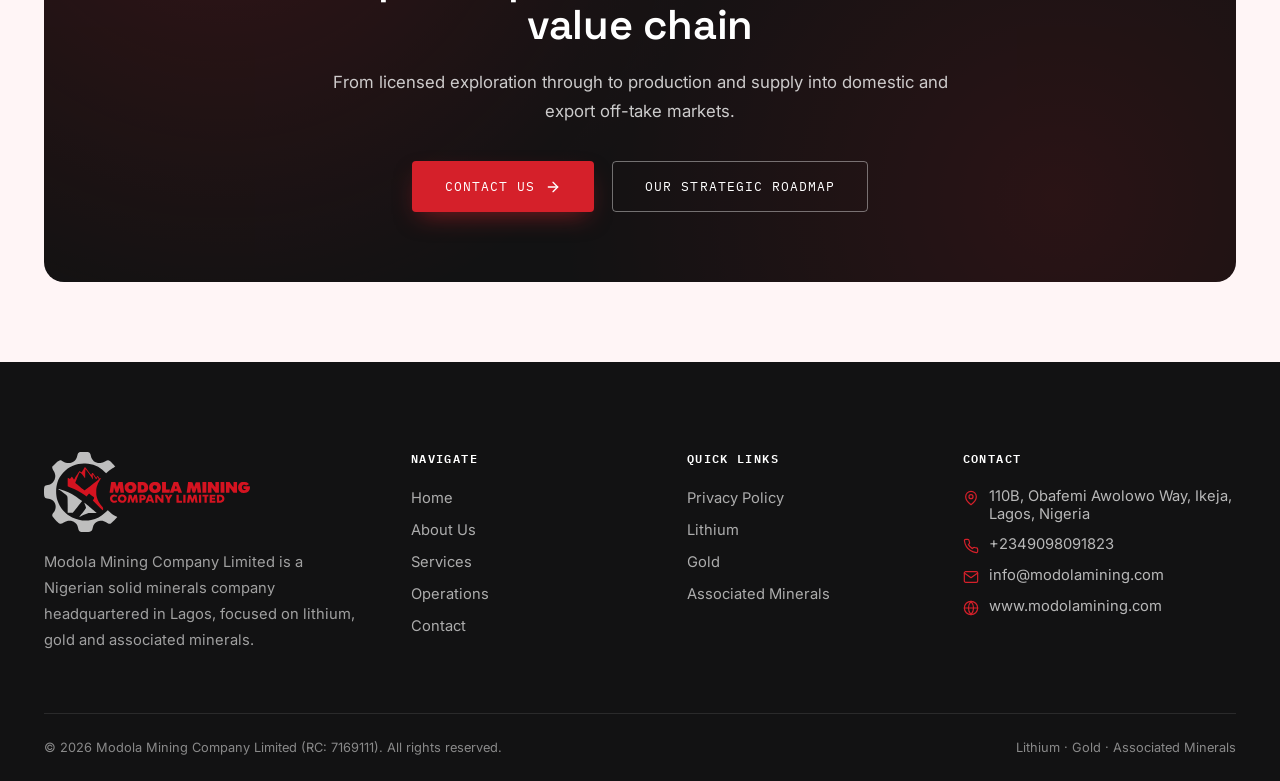
<file: about.html>
<!DOCTYPE html>
<html lang="en">
<head>
<meta charset="UTF-8">
<meta name="viewport" content="width=device-width, initial-scale=1.0">
<title>About Us | Modola Mining Company Limited</title>
<meta name="description" content="Modola Mining Company Limited is duly incorporated under the Companies and Allied Matters Act. Learn about our vision, mission, core values, regulatory standing and organizational structure.">
<meta property="og:type" content="website">
<meta property="og:title" content="About Us | Modola Mining Company Limited">
<meta property="og:description" content="A Nigerian-owned, compliant, cadastre-registered solid minerals operator building toward Nigeria's lithium and gold value chain.">
<meta property="og:image" content="images/logo.png">
<meta name="twitter:card" content="summary_large_image">
<link rel="icon" href="images/favicon.png">
<link rel="stylesheet" href="css/style.css">
<link rel="preconnect" href="https://fonts.googleapis.com">
<link href="https://fonts.googleapis.com/css2?family=Oswald:wght@400;500;600;700&family=JetBrains+Mono:wght@400;500&display=swap" rel="stylesheet">

</head>
<body>
<a href="#main" class="skip-link">Skip to content</a>

<header class="site-header">
  <div class="container nav-inner">
    <a href="index.html" class="brand">
      <img src="images/logo.svg" alt="Modola Mining Company Limited logo">
    </a>
    <nav class="nav-links" id="nav-links">
      <a href="index.html">Home</a>
      <a href="about.html">About Us</a>
      <a href="services.html">Services</a>
      <a href="operations.html">Operations</a>
      <a href="contact.html">Contact</a>
    </nav>
    <div class="nav-cta">
      <a href="contact.html" class="btn btn--ghost">Get In Touch</a>
      <button class="hamburger" id="hamburger" aria-label="Toggle navigation menu" aria-expanded="false">
        <span></span><span></span><span></span>
      </button>
    </div>
  </div>
</header>

<main id="main">
<!-- ================= PAGE HERO ================= -->
<section class="page-hero">
  <div class="hero-bg" style="background-image:url('images/breadcrumb.webp');"></div>
  <div class="container page-hero-inner">
    <p class="breadcrumb"><a href="index.html">Home</a> / About Us</p>
    <h1>About Modola Mining</h1>
    <p class="page-hero-sub">A Nigerian-owned, compliant, cadastre-registered operator building a phased, de-risked pipeline of lithium and gold assets.</p>
  </div>
</section>

<!-- ================= COMPANY OVERVIEW ================= -->
<section class="section section--white">
  <div class="container">
    <div class="section-head">
      <p class="eyebrow">Company Overview</p>
      <h2>Exploring, acquiring and responsibly operating mineral assets</h2>
    </div>
    <div class="grid grid--2" style="gap:40px;" data-stagger>
      <p style="color:var(--slate-600); line-height:1.85; font-size:1.02rem;">Modola Mining Company Limited is a Nigerian solid minerals company headquartered in Lagos, established to explore, develop and responsibly operate mineral assets across Nigeria's most prospective geological terrains. The company was founded to participate in Nigeria's accelerating minerals renaissance, with an initial strategic focus on lithium and gold, and a broader interest in the associated pegmatite and precious-metal minerals that typically occur alongside them, including tantalite, columbite, cassiterite and gemstone by-products.</p>
      <p style="color:var(--slate-600); line-height:1.85; font-size:1.02rem;">Our approach is deliberately phased and risk-managed. We are building Modola from a Lagos base outward: beginning with exploration and small-scale operations in the South-West of Nigeria, and progressing over the medium to long term toward mining leases in the Middle Belt and selected, relatively stable Northern states — the regions that host Nigeria's most significant lithium pegmatite fields and gold belts. Site selection at every stage is guided as much by geology as by security, community relations, and access to infrastructure.</p>
    </div>
    <p style="color:var(--slate-600); line-height:1.85; font-size:1.02rem; margin-top:28px; max-width:900px;" data-reveal>Nigeria's Ministry of Solid Minerals Development has, in recent years, confirmed major lithium and gold occurrences across the South-West and Middle Belt, and the Federal Government has actively courted investment into local value-addition rather than raw ore export. Modola is positioning itself to be a credible, compliant, Nigerian-owned participant in that value chain — from licensed exploration through to production and supply into domestic and export off-take markets.</p>
  </div>
</section>

<!-- ================= VISION & MISSION ================= -->
<section class="section section--stone">
  <div class="container">
    <div class="mv-grid" data-stagger>
      <div class="mv-panel vision">
        <span class="mark">Our Vision</span>
        <h3>Leading indigenous Nigerian mining</h3>
        <p> Focused on the responsible exploration, development and operation of lithium, gold and associated mineral assets across Nigeria's most prospective geological regions</p>
      </div>
      <div class="mv-panel mission">
        <span class="mark">Our Mission</span>
        <h3>Technical discipline, full compliance</h3>
        <p>To explore, acquire and operate mineral assets with technical discipline and full regulatory compliance — creating sustainable value for our shareholders, our host communities, and the Nigerian economy, while positioning Nigerian-mined minerals within global critical-minerals supply chains.</p>
      </div>
    </div>
  </div>
</section>

<!-- ================= CORE VALUES ================= -->
<section class="section section--white">
  <div class="container">
    <div class="section-head">
      <p class="eyebrow">Core Values</p>
      <h2>The five principles behind every operation</h2>
    </div>
    <div class="grid grid--3" data-stagger>
      <div class="value-card">
        <div class="icon"><svg viewBox="0 0 24 24" fill="none" stroke="currentColor" stroke-width="1.8" stroke-linecap="round" stroke-linejoin="round"><path d="M12 22s8-4 8-10V5l-8-3-8 3v7c0 6 8 10 8 10Z"/></svg></div>
        <h3>Integrity</h3>
        <p>We operate transparently and in full compliance with the Nigerian Minerals and Mining Act and MCO regulations.</p>
      </div>
      <div class="value-card">
        <div class="icon"><svg viewBox="0 0 24 24" fill="none" stroke="currentColor" stroke-width="1.8" stroke-linecap="round" stroke-linejoin="round"><path d="M3 18h18"/><path d="M4 18a8 8 0 0 1 16 0"/><path d="M12 4v4"/><path d="M6 12h12"/></svg></div>
        <h3>Safety First</h3>
        <p>The wellbeing of our workforce and host communities is non-negotiable.</p>
      </div>
      <div class="value-card">
        <div class="icon"><svg viewBox="0 0 24 24" fill="none" stroke="currentColor" stroke-width="1.8" stroke-linecap="round" stroke-linejoin="round"><path d="M16 21v-2a4 4 0 0 0-4-4H6a4 4 0 0 0-4 4v2"/><circle cx="9" cy="7" r="4"/><path d="M22 21v-2a4 4 0 0 0-3-3.87"/><path d="M16 3.13a4 4 0 0 1 0 7.75"/></svg></div>
        <h3>Community Partnership</h3>
        <p>We build long-term relationships with host communities and traditional institutions, not extractive, short-term ones.</p>
      </div>
      <div class="value-card">
        <div class="icon"><svg viewBox="0 0 24 24" fill="none" stroke="currentColor" stroke-width="1.8" stroke-linecap="round" stroke-linejoin="round"><path d="M11 20A7 7 0 0 1 4 13a1 1 0 0 1 1-1c4.97 0 9 4.03 9 9a1 1 0 0 1-1 1Z"/><path d="M20 4c-2 0-4.5 1-6.5 3S10 12 10 14"/></svg></div>
        <h3>Environmental Stewardship</h3>
        <p>We plan for land rehabilitation and responsible water use from the outset of every project.</p>
      </div>
      <div class="value-card">
        <div class="icon"><svg viewBox="0 0 24 24" fill="none" stroke="currentColor" stroke-width="1.8" stroke-linecap="round" stroke-linejoin="round"><polyline points="22 7 13.5 15.5 8.5 10.5 2 17"/><polyline points="16 7 22 7 22 13"/></svg></div>
        <h3>Disciplined Growth</h3>
        <p>We expand deliberately, site by site, only where geology, security and economics align.</p>
      </div>
    </div>
  </div>
</section>

<!-- ================= REGULATORY STANDING & COMPLIANCE ================= -->
<section class="section section--stone">
  <div class="container">
    <div class="section-head">
      <p class="eyebrow">Regulatory Standing &amp; Compliance</p>
      <h2>Duly incorporated, fully compliant</h2>
      <p>Modola Mining Company Limited is duly incorporated under the Companies and Allied Matters Act. All exploration and mining activity is conducted, or planned to be conducted, strictly within the framework of the Nigerian Minerals and Mining Act 2007 and its regulations, under the oversight of the Federal Ministry of Solid Minerals Development and the Mining Cadastre Office (MCO).</p>
    </div>
    <div class="compliance-list" data-stagger>
      <div class="compliance-item">
        <div class="icon"><svg viewBox="0 0 24 24" fill="none" stroke="currentColor" stroke-width="1.8" stroke-linecap="round" stroke-linejoin="round"><path d="M14 2H6a2 2 0 0 0-2 2v16a2 2 0 0 0 2 2h12a2 2 0 0 0 2-2V8Z"/><path d="M14 2v6h6M9 13h6M9 17h6"/></svg></div>
        <p>Holding valid mineral titles (Exploration License, Small-Scale Mining Lease or Mining Lease, as applicable) for every site of operation, obtained through the MCO's cadastral registry.</p>
      </div>
      <div class="compliance-item">
        <div class="icon"><svg viewBox="0 0 24 24" fill="none" stroke="currentColor" stroke-width="1.8" stroke-linecap="round" stroke-linejoin="round"><path d="M14 2H6a2 2 0 0 0-2 2v16a2 2 0 0 0 2 2h12a2 2 0 0 0 2-2V8Z"/><path d="M14 2v6h6M9 13h6M9 17h6"/></svg></div>
        <p>Submission of geoscientific data, exploration records and ore-reserve reports to the Nigerian Geological Survey Agency (NGSA) and MCO as required by law.</p>
      </div>
      <div class="compliance-item">
        <div class="icon"><svg viewBox="0 0 24 24" fill="none" stroke="currentColor" stroke-width="1.8" stroke-linecap="round" stroke-linejoin="round"><path d="M11 20A7 7 0 0 1 4 13a1 1 0 0 1 1-1c4.97 0 9 4.03 9 9a1 1 0 0 1-1 1Z"/><path d="M20 4c-2 0-4.5 1-6.5 3S10 12 10 14"/></svg></div>
        <p>Environmental Impact Assessment and Mines Environmental Compliance Department clearance ahead of any mechanized operation.</p>
      </div>
      <div class="compliance-item">
        <div class="icon"><svg viewBox="0 0 24 24" fill="none" stroke="currentColor" stroke-width="1.8" stroke-linecap="round" stroke-linejoin="round"><circle cx="12" cy="12" r="8"/><path d="M9.5 9a2.5 2.5 0 0 1 5 0c0 2-2.5 2-2.5 4"/><path d="M12 15h.01"/></svg></div>
        <p>Adherence to the Federal Government's local value-addition policy on lithium, which restricts export of raw, unprocessed ore.</p>
      </div>
      <div class="compliance-item">
        <div class="icon"><svg viewBox="0 0 24 24" fill="none" stroke="currentColor" stroke-width="1.8" stroke-linecap="round" stroke-linejoin="round"><path d="M16 21v-2a4 4 0 0 0-4-4H6a4 4 0 0 0-4 4v2"/><circle cx="9" cy="7" r="4"/><path d="M22 21v-2a4 4 0 0 0-3-3.87"/><path d="M16 3.13a4 4 0 0 1 0 7.75"/></svg></div>
        <p>Formal engagement with host community structures, traditional institutions and, where applicable, artisanal mining cooperatives operating within our license areas.</p>
      </div>
    </div>
  </div>
</section>

<!-- ================= ORGANIZATIONAL STRUCTURE ================= -->
<section class="section section--white">
  <div class="container">
    <div class="section-head">
      <p class="eyebrow">Corporate &amp; Organizational Structure</p>
      <h2>Governance built to scale</h2>
      <p>Modola is governed by a Board of Directors, with day-to-day management vested in the Managing Director/CEO and a leadership team spanning operations, finance, exploration, HSE and community relations, legal/compliance, and commercial functions. The structure is deliberately built to scale — additional site-level operations managers are added as each new region comes online.</p>
    </div>
    <div class="org-wrap og-chart-widget" data-reveal="zoom">
      <div class="og-legend">
        <div class="og-legend-item"><span class="og-swatch og-governance"></span>Governance</div>
        <div class="og-legend-item"><span class="og-swatch og-executive"></span>Executive</div>
        <div class="og-legend-item"><span class="og-swatch og-department"></span>Departments</div>
        <div class="og-legend-item"><span class="og-swatch og-field"></span>Field &amp; Operations</div>
      </div>

      <!-- <div class="og-root">
        <div class="og-node og-governance">Board of Directors<span class="og-tag">GOVERNANCE</span></div>
        <div class="og-connector"></div>
        <div class="og-node og-executive">Managing Director / Chief Executive Officer<span class="og-tag">EXECUTIVE</span></div>

        <ul class="og-list">
          <li><div class="og-node og-department">Company Secretary / Legal &amp; Regulatory Affairs</div></li>

          <li>
            <details>
              <summary><div class="og-node og-department">Chief Operating Officer (Mining Operations)</div></summary>
              <ul class="og-list og-nested">
                <li><div class="og-node og-field">South-West Operations Manager<span class="og-tag">Osun · Oyo · Ekiti · Kwara</span></div></li>
                <li><div class="og-node og-field">Middle-Belt / Northern Operations Manager<span class="og-tag">Nasarawa · Kogi · Niger</span></div></li>
                <li><div class="og-node og-field">Plant, Logistics &amp; Procurement Manager</div></li>
              </ul>
            </details>
          </li>

          <li><div class="og-node og-department">Chief Financial Officer</div></li>

          <li>
            <details>
              <summary><div class="og-node og-department">Head, Exploration &amp; Geosciences</div></summary>
              <ul class="og-list og-nested">
                <li><div class="og-node og-field">Field Geologists / Surveyors / Lab Techs</div></li>
              </ul>
            </details>
          </li>

          <li><div class="og-node og-department">Head, HSE &amp; Community Relations</div></li>
          <li><div class="og-node og-department">Head, Commercial &amp; Business Development</div></li>
          <li><div class="og-node og-department">Head, HR &amp; Administration</div></li>
        </ul>
      </div> -->
    </div>
  </div>
</section>

<!-- ================= CTA ================= -->
<section class="section section--stone">
  <div class="container" data-reveal="zoom">
    <div class="cta-banner">
      <p class="eyebrow center" style="justify-content:center;">Partner With Us</p>
      <h2>A credible, compliant, Nigerian-owned participant in the minerals value chain</h2>
      <p>From licensed exploration through to production and supply into domestic and export off-take markets.</p>
      <div class="btn-row">
        <a href="contact.html" class="btn btn--primary">Contact Us
          <svg viewBox="0 0 24 24" fill="none" stroke="currentColor" stroke-width="2" stroke-linecap="round" stroke-linejoin="round"><path d="M5 12h14"/><path d="m12 5 7 7-7 7"/></svg>
        </a>
        <a href="operations.html" class="btn btn--ghost">Our Strategic Roadmap</a>
      </div>
    </div>
  </div>
</section>
</main>

<footer class="site-footer">
  <div class="container">
    <div class="footer-grid">
      <div class="footer-brand">
        <a href="index.html" class="brand">
          <img src="images/logo.svg" alt="Modola Mining Company Limited logo">
        </a>
        <p>Modola Mining Company Limited is a Nigerian solid minerals company headquartered in Lagos, focused on lithium, gold and associated minerals.</p>
      </div>
      <div class="footer-col">
        <h4>Navigate</h4>
        <ul>
          <li><a href="index.html">Home</a></li>
          <li><a href="about.html">About Us</a></li>
          <li><a href="services.html">Services</a></li>
          <li><a href="operations.html">Operations</a></li>
          <li><a href="contact.html">Contact</a></li>
        </ul>
      </div>
      <div class="footer-col">
        <h4>Quick Links</h4>
        <ul>
          <li><a href="privacypolicy.html">Privacy Policy</a></li>
          <li><a href="services.html#lithium">Lithium</a></li>
          <li><a href="services.html#gold">Gold</a></li>
          <li><a href="services.html#associated">Associated Minerals</a></li>
        </ul>
      </div>
      <div class="footer-col">
        <h4>Contact</h4>
        <ul class="footer-contact">
          <li><svg viewBox="0 0 24 24" fill="none" stroke="currentColor" stroke-width="1.8" stroke-linecap="round" stroke-linejoin="round"><path d="M20 10c0 6-8 12-8 12s-8-6-8-12a8 8 0 0 1 16 0Z"/><circle cx="12" cy="10" r="3"/></svg><span>110B, Obafemi Awolowo Way, Ikeja, Lagos, Nigeria</span></li>
          <li><svg viewBox="0 0 24 24" fill="none" stroke="currentColor" stroke-width="1.8" stroke-linecap="round" stroke-linejoin="round"><path d="M22 16.92v3a2 2 0 0 1-2.18 2 19.79 19.79 0 0 1-8.63-3.07 19.5 19.5 0 0 1-6-6 19.79 19.79 0 0 1-3.07-8.67A2 2 0 0 1 4.11 2h3a2 2 0 0 1 2 1.72c.127.96.361 1.903.7 2.81a2 2 0 0 1-.45 2.11L8.09 9.91a16 16 0 0 0 6 6l1.27-1.27a2 2 0 0 1 2.11-.45c.907.339 1.85.573 2.81.7A2 2 0 0 1 22 16.92Z"/></svg><span>+2349098091823</span></li>
          <li><svg viewBox="0 0 24 24" fill="none" stroke="currentColor" stroke-width="1.8" stroke-linecap="round" stroke-linejoin="round"><rect x="2" y="4" width="20" height="16" rx="2"/><path d="m22 6-10 7L2 6"/></svg><span>info@modolamining.com</span></li>
          <li><svg viewBox="0 0 24 24" fill="none" stroke="currentColor" stroke-width="1.8" stroke-linecap="round" stroke-linejoin="round"><circle cx="12" cy="12" r="10"/><path d="M2 12h20M12 2a15 15 0 0 1 0 20 15 15 0 0 1 0-20"/></svg><span>www.modolamining.com</span></li>
        </ul>
      </div>
    </div>
    <div class="footer-bottom">
      <span>© 2026 Modola Mining Company Limited (RC: 7169111). All rights reserved.  </span>
      <span>Lithium · Gold · Associated Minerals</span>
    </div>
  </div>
</footer>

<script src="js/script.js"></script>
</body>
</html>
</file>
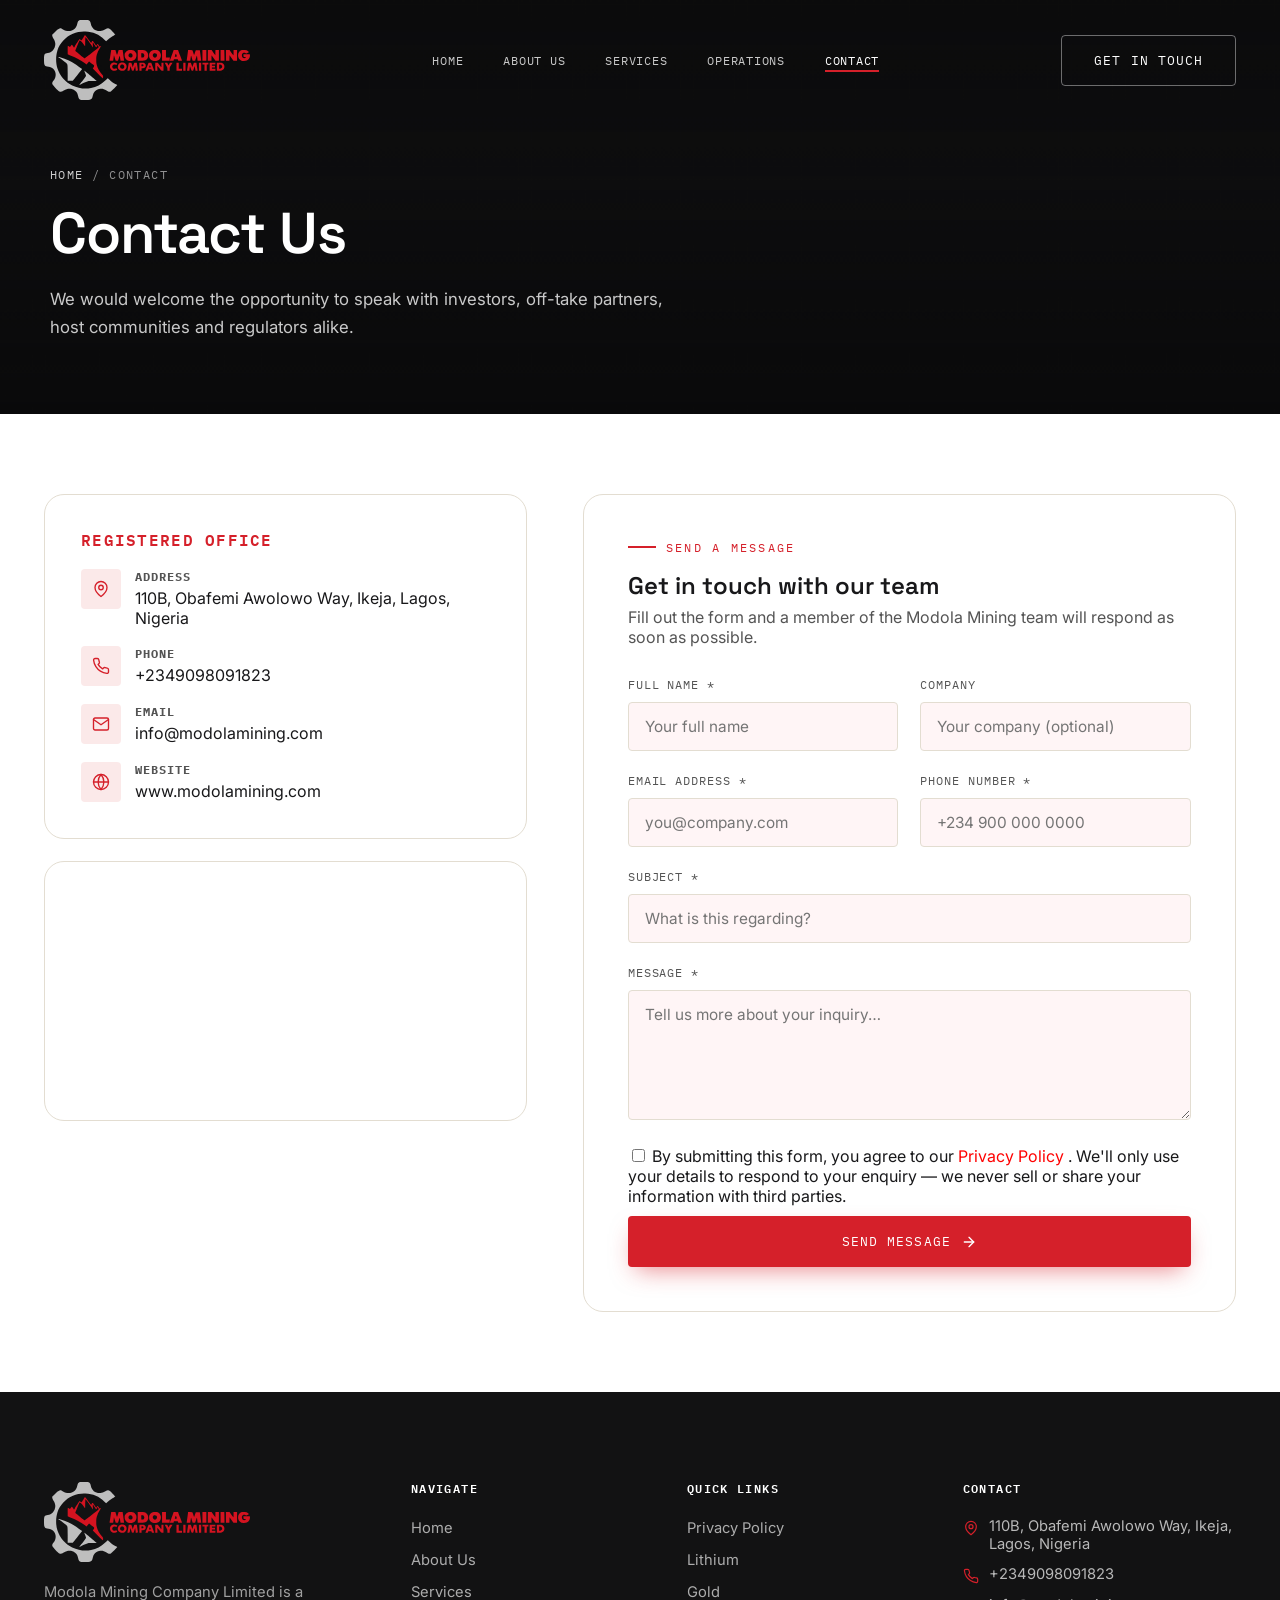
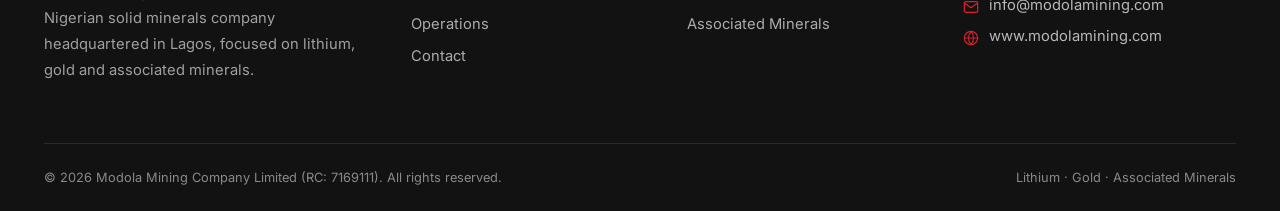
<file: contact.html>
<!DOCTYPE html>
<html lang="en">
<head>
<meta charset="UTF-8">
<meta name="viewport" content="width=device-width, initial-scale=1.0">
<title>Contact Us | Modola Mining Company Limited</title>
<meta name="description" content="Contact Modola Mining Company Limited at our registered office, 110B, Obafemi Awolowo Way, Ikeja, Lagos, Nigeria. Email info@modolamining.com or call 0909 809 1823.">
<meta property="og:type" content="website">
<meta property="og:title" content="Contact Us | Modola Mining Company Limited">
<meta property="og:description" content="Get in touch with Modola Mining Company Limited — Lagos, Nigeria.">
<meta property="og:image" content="images/logo.png">
<meta name="twitter:card" content="summary_large_image">
<link rel="icon" href="images/favicon.png">
<link rel="stylesheet" href="css/style.css">
</head>
<body>
<a href="#main" class="skip-link">Skip to content</a>

<header class="site-header">
  <div class="container nav-inner">
    <a href="index.html" class="brand">
      <img src="images/logo.svg" alt="Modola Mining Company Limited logo">
    </a>
    <nav class="nav-links" id="nav-links">
      <a href="index.html">Home</a>
      <a href="about.html">About Us</a>
      <a href="services.html">Services</a>
      <a href="operations.html">Operations</a>
      <a href="contact.html">Contact</a>
    </nav>
    <div class="nav-cta">
      <a href="contact.html" class="btn btn--ghost">Get In Touch</a>
      <button class="hamburger" id="hamburger" aria-label="Toggle navigation menu" aria-expanded="false">
        <span></span><span></span><span></span>
      </button>
    </div>
  </div>
</header>

<main id="main">
<!-- ================= PAGE HERO ================= -->
<section class="page-hero" style="min-height:46vh;">
  <div class="hero-bg" style="background-image:url('https://commons.wikimedia.org/wiki/Special:FilePath/Giant%20Mining%20Truck.jpg?width=1920');"></div>
  <div class="container page-hero-inner">
    <p class="breadcrumb"><a href="index.html">Home</a> / Contact</p>
    <h1>Contact Us</h1>
    <p class="page-hero-sub">We would welcome the opportunity to speak with investors, off-take partners, host communities and regulators alike.</p>
  </div>
</section>

<!-- ================= CONTACT DETAILS + FORM ================= -->
<section class="section section--white">
  <div class="container">
    <div class="contact-grid">

      <div data-reveal="left">
        <div class="contact-card">
          <h3>Registered Office</h3>
          <div class="contact-line">
            <div class="icon"><svg viewBox="0 0 24 24" fill="none" stroke="currentColor" stroke-width="1.8" stroke-linecap="round" stroke-linejoin="round"><path d="M20 10c0 6-8 12-8 12s-8-6-8-12a8 8 0 0 1 16 0Z"/><circle cx="12" cy="10" r="3"/></svg></div>
            <div><strong>Address</strong><span>110B, Obafemi Awolowo Way, Ikeja, Lagos, Nigeria</span></div>
          </div>
 
          <div class="contact-line">
            <div class="icon"><svg viewBox="0 0 24 24" fill="none" stroke="currentColor" stroke-width="1.8" stroke-linecap="round" stroke-linejoin="round"><path d="M22 16.92v3a2 2 0 0 1-2.18 2 19.79 19.79 0 0 1-8.63-3.07 19.5 19.5 0 0 1-6-6 19.79 19.79 0 0 1-3.07-8.67A2 2 0 0 1 4.11 2h3a2 2 0 0 1 2 1.72c.127.96.361 1.903.7 2.81a2 2 0 0 1-.45 2.11L8.09 9.91a16 16 0 0 0 6 6l1.27-1.27a2 2 0 0 1 2.11-.45c.907.339 1.85.573 2.81.7A2 2 0 0 1 22 16.92Z"/></svg></div>
            <div><strong>Phone</strong><a href="tel:+2349098091823">+2349098091823</a></div>
          </div>
          <div class="contact-line">
            <div class="icon"><svg viewBox="0 0 24 24" fill="none" stroke="currentColor" stroke-width="1.8" stroke-linecap="round" stroke-linejoin="round"><rect x="2" y="4" width="20" height="16" rx="2"/><path d="m22 6-10 7L2 6"/></svg></div>
            <div><strong>Email</strong><a href="mailto:info@modolamining.com">info@modolamining.com</a></div>
          </div>
          <div class="contact-line">
            <div class="icon"><svg viewBox="0 0 24 24" fill="none" stroke="currentColor" stroke-width="1.8" stroke-linecap="round" stroke-linejoin="round"><circle cx="12" cy="12" r="10"/><path d="M2 12h20M12 2a15 15 0 0 1 0 20 15 15 0 0 1 0-20"/></svg></div>
            <div><strong>Website</strong><a href="https://www.modolamining.com" target="_blank" rel="noopener">www.modolamining.com</a></div>
          </div>
        </div>

        <div class="map-embed">
          <iframe
            src="https://www.google.com/maps?q=110B%2C+Obafemi+Awolowo+Way%2C+Ikeja%2C+Lagos%2C+Nigeria&output=embed"
            title="Map of Modola Mining Company Limited registered office, Ikeja, Lagos"
            loading="lazy" referrerpolicy="no-referrer-when-downgrade"></iframe>
        </div>
      </div>

      <div class="form-card" data-reveal="right">
        <p class="eyebrow">Send A Message</p>
        <h2 style="margin-bottom:8px;">Get in touch with our team</h2>
        <p style="color:var(--slate-600); margin-bottom:30px;">Fill out the form and a member of the Modola Mining team will respond as soon as possible.</p>

        <form id="contact-form" novalidate>
          <div class="form-row">
            <div class="field">
              <label for="fullname">Full Name *</label>
              <input type="text" id="fullname" name="fullname" placeholder="Your full name" required>
              <span class="err">Please enter your full name.</span>
            </div>
            <div class="field">
              <label for="company">Company</label>
              <input type="text" id="company" name="company" placeholder="Your company (optional)">
            </div>
          </div>
          <div class="form-row">
            <div class="field">
              <label for="email">Email Address *</label>
              <input type="email" id="email" name="email" placeholder="you@company.com" required>
              <span class="err">Please enter a valid email address.</span>
            </div>
            <div class="field">
              <label for="phone">Phone Number *</label>
              <input type="tel" id="phone" name="phone" placeholder="+234 900 000 0000" required>
              <span class="err">Please enter a valid phone number.</span>
            </div>
          </div>
          <div class="field">
            <label for="subject">Subject *</label>
            <input type="text" id="subject" name="subject" placeholder="What is this regarding?" required>
            <span class="err">Please enter a subject.</span>
          </div>
          <div class="field">
            <label for="message">Message *</label>
            <textarea id="message" name="message" placeholder="Tell us more about your inquiry…" required></textarea>
            <span class="err">Please enter a message of at least 10 characters.</span>
          </div>

          <div id="form-status" class="form-status"></div>
          <label class="privacy-check">
  <input type="checkbox" required>
  <span id="policylink">
 By submitting this form, you agree to our <a href="privacypolicy.html" target="_blank">Privacy Policy</a> . We'll only use your details to respond to your enquiry — we never sell or share your information with third parties.
  </span>
</label>

          <button type="submit" class="btn btn--primary" style="width:100%; margin-top:10px;">Send Message
            <svg viewBox="0 0 24 24" fill="none" stroke="currentColor" stroke-width="2" stroke-linecap="round" stroke-linejoin="round"><path d="M5 12h14"/><path d="m12 5 7 7-7 7"/></svg>
          </button>
        </form>
      </div>
    </div>
  </div>
</section>
</main>

<footer class="site-footer">
  <div class="container">
    <div class="footer-grid">
      <div class="footer-brand">
        <a href="index.html" class="brand">
          <img src="images/logo.svg" alt="Modola Mining Company Limited logo">
        </a>
        <p>Modola Mining Company Limited is a Nigerian solid minerals company headquartered in Lagos, focused on lithium, gold and associated minerals.</p>
      </div>
      <div class="footer-col">
        <h4>Navigate</h4>
        <ul>
          <li><a href="index.html">Home</a></li>
          <li><a href="about.html">About Us</a></li>
          <li><a href="services.html">Services</a></li>
          <li><a href="operations.html">Operations</a></li>
          <li><a href="contact.html">Contact</a></li>
        </ul>
      </div>
      <div class="footer-col">
        <h4>Quick Links</h4>
        <ul>
          <li><a href="privacypolicy.html">Privacy Policy</a></li>
          <li><a href="services.html#lithium">Lithium</a></li>
          <li><a href="services.html#gold">Gold</a></li>
          <li><a href="services.html#associated">Associated Minerals</a></li>
        </ul>
      </div>
      <div class="footer-col">
        <h4>Contact</h4>
        <ul class="footer-contact">
          <li><svg viewBox="0 0 24 24" fill="none" stroke="currentColor" stroke-width="1.8" stroke-linecap="round" stroke-linejoin="round"><path d="M20 10c0 6-8 12-8 12s-8-6-8-12a8 8 0 0 1 16 0Z"/><circle cx="12" cy="10" r="3"/></svg><span>110B, Obafemi Awolowo Way, Ikeja, Lagos, Nigeria</span></li>
          <li><svg viewBox="0 0 24 24" fill="none" stroke="currentColor" stroke-width="1.8" stroke-linecap="round" stroke-linejoin="round"><path d="M22 16.92v3a2 2 0 0 1-2.18 2 19.79 19.79 0 0 1-8.63-3.07 19.5 19.5 0 0 1-6-6 19.79 19.79 0 0 1-3.07-8.67A2 2 0 0 1 4.11 2h3a2 2 0 0 1 2 1.72c.127.96.361 1.903.7 2.81a2 2 0 0 1-.45 2.11L8.09 9.91a16 16 0 0 0 6 6l1.27-1.27a2 2 0 0 1 2.11-.45c.907.339 1.85.573 2.81.7A2 2 0 0 1 22 16.92Z"/></svg><span>+2349098091823</span></li>
          <li><svg viewBox="0 0 24 24" fill="none" stroke="currentColor" stroke-width="1.8" stroke-linecap="round" stroke-linejoin="round"><rect x="2" y="4" width="20" height="16" rx="2"/><path d="m22 6-10 7L2 6"/></svg><span>info@modolamining.com</span></li>
          <li><svg viewBox="0 0 24 24" fill="none" stroke="currentColor" stroke-width="1.8" stroke-linecap="round" stroke-linejoin="round"><circle cx="12" cy="12" r="10"/><path d="M2 12h20M12 2a15 15 0 0 1 0 20 15 15 0 0 1 0-20"/></svg><span>www.modolamining.com</span></li>
        </ul>
      </div>
    </div>
    <div class="footer-bottom">
      <span>© 2026 Modola Mining Company Limited (RC: 7169111). All rights reserved.  </span>
      <span>Lithium · Gold · Associated Minerals</span>
    </div>
  </div>
</footer>

<script src="js/script.js"></script>
</body>
</html>
</file>
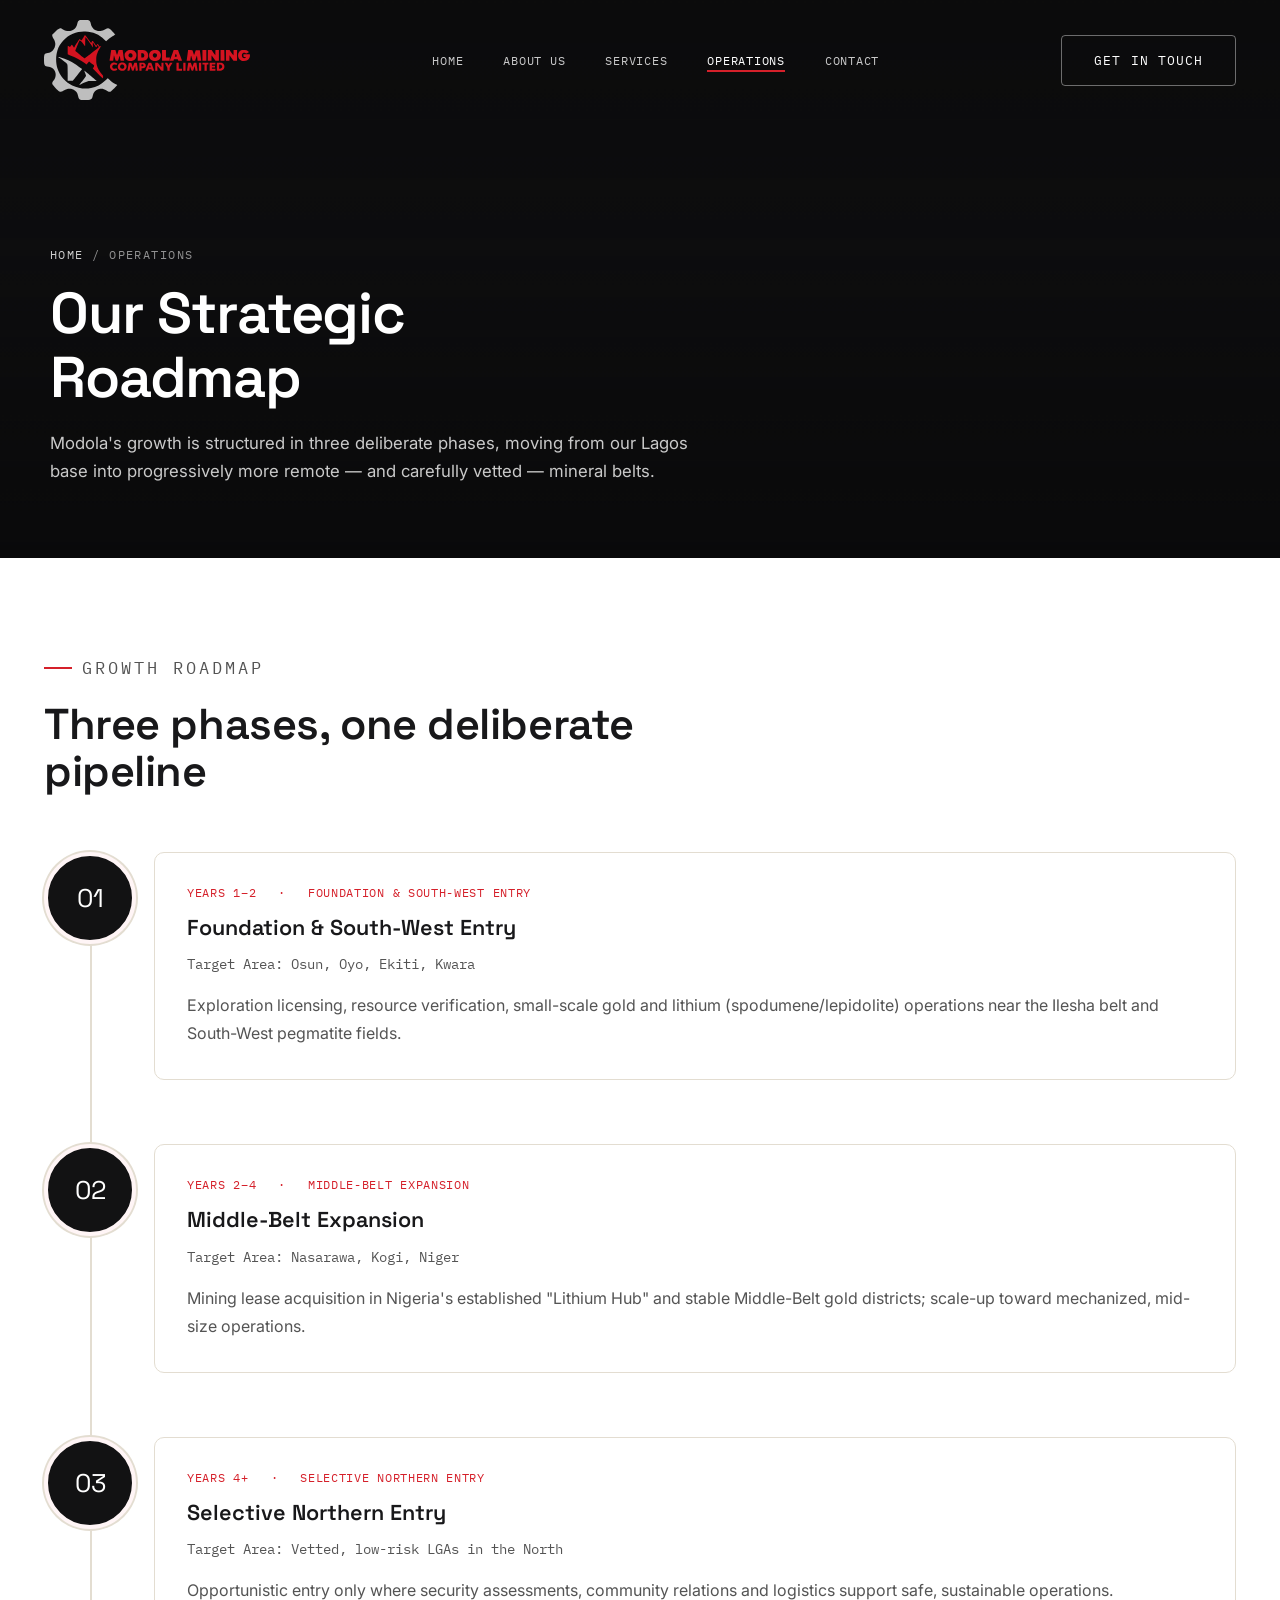
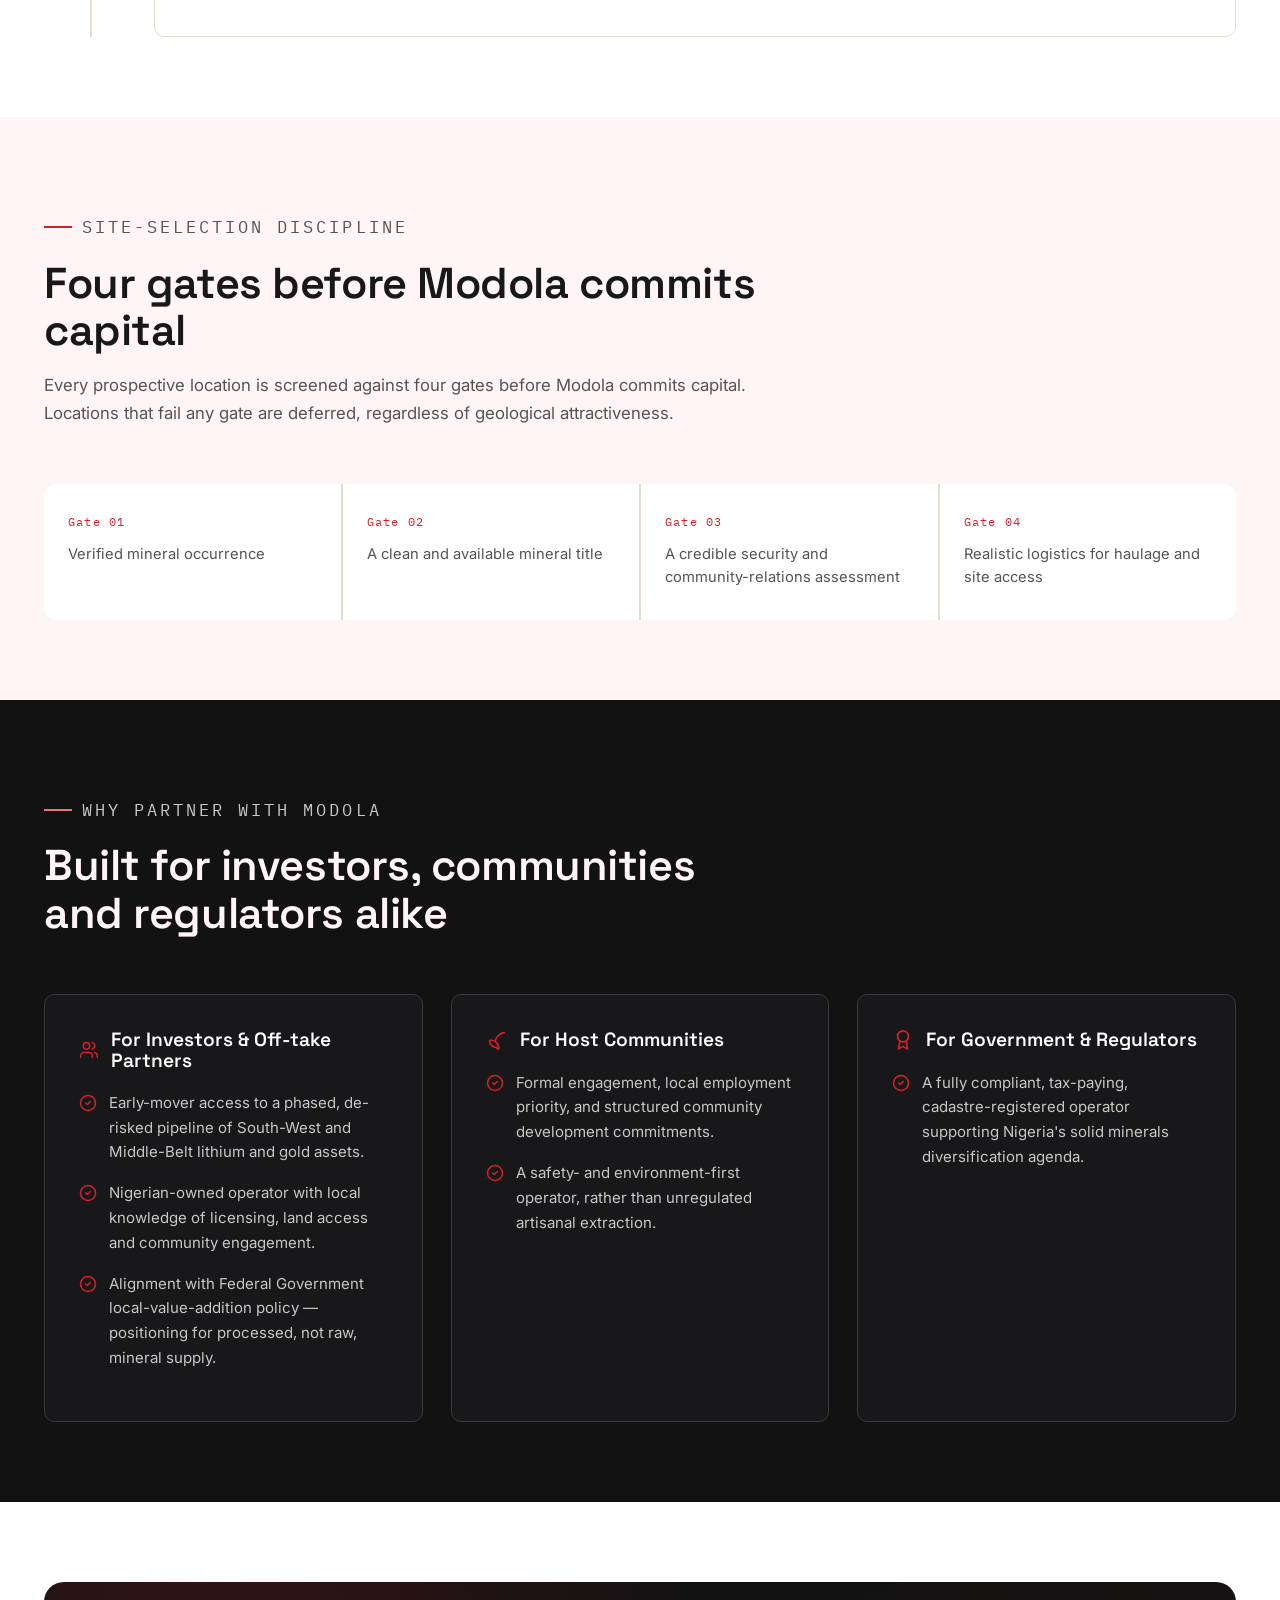
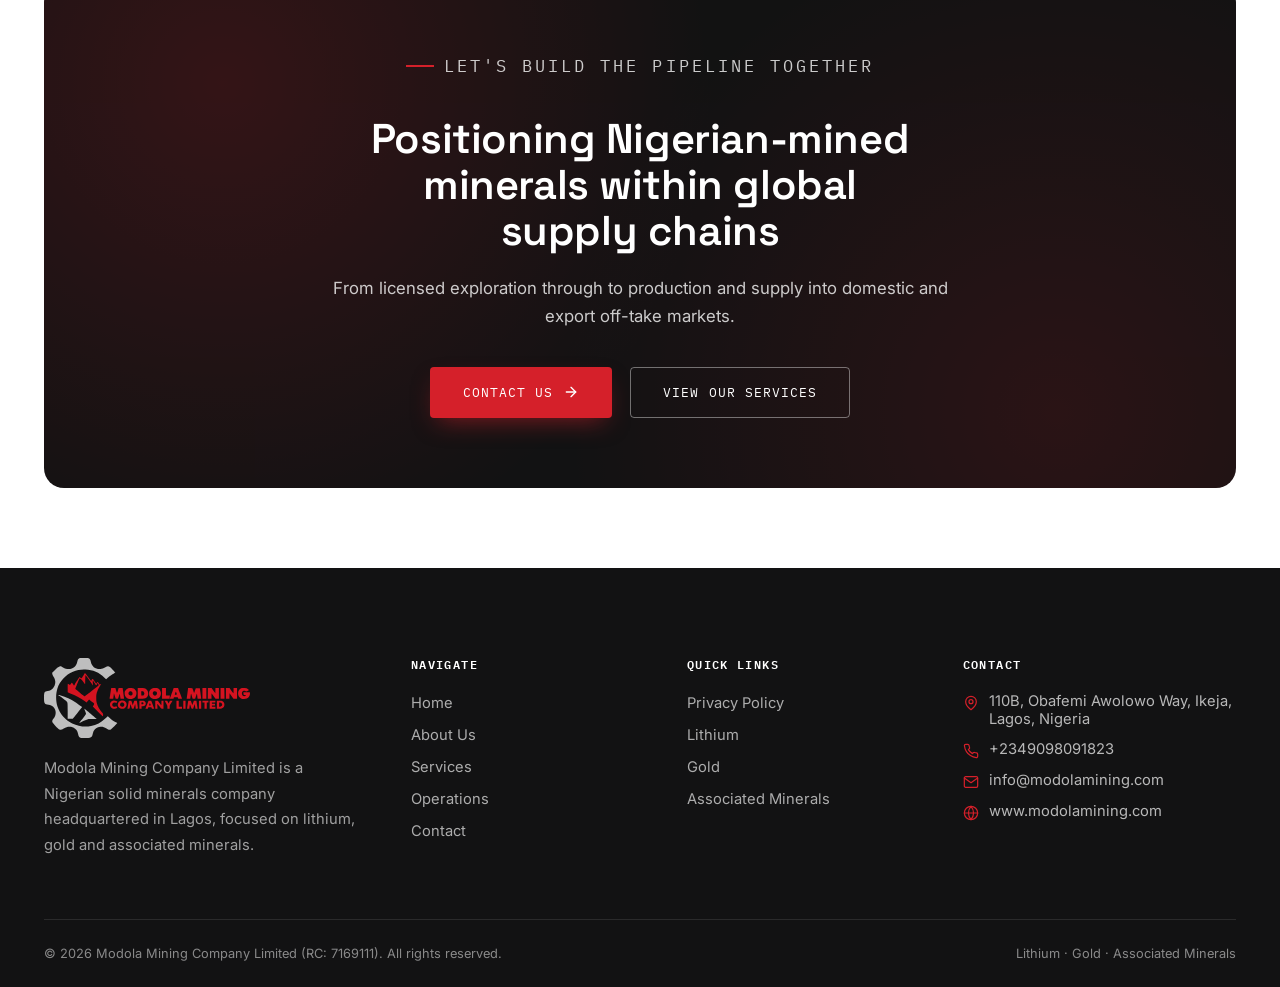
<file: operations.html>
<!DOCTYPE html>
<html lang="en">
<head>
<meta charset="UTF-8">
<meta name="viewport" content="width=device-width, initial-scale=1.0">
<title>Operations &amp; Strategic Roadmap | Modola Mining Company Limited</title>
<meta name="description" content="Modola's growth is structured in three deliberate phases: Foundation & South-West Entry, Middle-Belt Expansion, and Selective Northern Entry — moving from our Lagos base into progressively vetted mineral belts.">
<meta property="og:type" content="website">
<meta property="og:title" content="Operations & Strategic Roadmap | Modola Mining Company Limited">
<meta property="og:description" content="A phased, de-risked pipeline of South-West and Middle-Belt lithium and gold assets.">
<meta property="og:image" content="images/logo.png">
<meta name="twitter:card" content="summary_large_image">
<link rel="icon" href="images/favicon.png">
<link rel="stylesheet" href="css/style.css">
</head>
<body>
<a href="#main" class="skip-link">Skip to content</a>

<header class="site-header">
  <div class="container nav-inner">
    <a href="index.html" class="brand">
      <img src="images/logo.svg" alt="Modola Mining Company Limited logo">
    </a>
    <nav class="nav-links" id="nav-links">
      <a href="index.html">Home</a>
      <a href="about.html">About Us</a>
      <a href="services.html">Services</a>
      <a href="operations.html">Operations</a>
      <a href="contact.html">Contact</a>
    </nav>
    <div class="nav-cta">
      <a href="contact.html" class="btn btn--ghost">Get In Touch</a>
      <button class="hamburger" id="hamburger" aria-label="Toggle navigation menu" aria-expanded="false">
        <span></span><span></span><span></span>
      </button>
    </div>
  </div>
</header>

<main id="main">
<!-- ================= PAGE HERO ================= -->
<section class="page-hero">
  <div class="hero-bg" style="background-image:url('https://commons.wikimedia.org/wiki/Special:FilePath/Big%20truck%20looks%20small%20in%20an%20open%20pit%20mine.jpg?width=1920');"></div>
  <div class="container page-hero-inner">
    <p class="breadcrumb"><a href="index.html">Home</a> / Operations</p>
    <h1>Our Strategic Roadmap</h1>
    <p class="page-hero-sub">Modola's growth is structured in three deliberate phases, moving from our Lagos base into progressively more remote — and carefully vetted — mineral belts.</p>
  </div>
</section>

<!-- ================= ROADMAP TIMELINE ================= -->
<section class="section section--white">
  <div class="container">
    <div class="section-head">
      <p class="eyebrow">Growth Roadmap</p>
      <h2>Three phases, one deliberate pipeline</h2>
    </div>
    <div class="timeline">
      <div class="timeline-item" data-reveal="left">
        <div class="timeline-num">01</div>
        <div class="timeline-card">
          <div class="phase-meta"><span>Years 1–2</span><span>·</span><span>Foundation &amp; South-West Entry</span></div>
          <h3>Foundation &amp; South-West Entry</h3>
          <p class="target">Target Area: Osun, Oyo, Ekiti, Kwara</p>
          <p>Exploration licensing, resource verification, small-scale gold and lithium (spodumene/lepidolite) operations near the Ilesha belt and South-West pegmatite fields.</p>
        </div>
      </div>
      <div class="timeline-item" data-reveal="left">
        <div class="timeline-num">02</div>
        <div class="timeline-card">
          <div class="phase-meta"><span>Years 2–4</span><span>·</span><span>Middle-Belt Expansion</span></div>
          <h3>Middle-Belt Expansion</h3>
          <p class="target">Target Area: Nasarawa, Kogi, Niger</p>
          <p>Mining lease acquisition in Nigeria's established "Lithium Hub" and stable Middle-Belt gold districts; scale-up toward mechanized, mid-size operations.</p>
        </div>
      </div>
      <div class="timeline-item" data-reveal="left">
        <div class="timeline-num">03</div>
        <div class="timeline-card">
          <div class="phase-meta"><span>Years 4+</span><span>·</span><span>Selective Northern Entry</span></div>
          <h3>Selective Northern Entry</h3>
          <p class="target">Target Area: Vetted, low-risk LGAs in the North</p>
          <p>Opportunistic entry only where security assessments, community relations and logistics support safe, sustainable operations.</p>
        </div>
      </div>
    </div>
  </div>
</section>

<!-- ================= SITE SELECTION DISCIPLINE ================= -->
<section class="section section--stone">
  <div class="container">
    <div class="section-head">
      <p class="eyebrow">Site-Selection Discipline</p>
      <h2>Four gates before Modola commits capital</h2>
      <p>Every prospective location is screened against four gates before Modola commits capital. Locations that fail any gate are deferred, regardless of geological attractiveness.</p>
    </div>
    <div class="gates" data-stagger>
      <div class="gate">
        <span class="n">Gate 01</span>
        <p>Verified mineral occurrence</p>
      </div>
      <div class="gate">
        <span class="n">Gate 02</span>
        <p>A clean and available mineral title</p>
      </div>
      <div class="gate">
        <span class="n">Gate 03</span>
        <p>A credible security and community-relations assessment</p>
      </div>
      <div class="gate">
        <span class="n">Gate 04</span>
        <p>Realistic logistics for haulage and site access</p>
      </div>
    </div>
  </div>
</section>

<!-- ================= WHY PARTNER WITH MODOLA ================= -->
<section class="section section--dark">
  <div class="container">
    <div class="section-head">
      <p class="eyebrow">Why Partner With Modola</p>
      <h2>Built for investors, communities and regulators alike</h2>
    </div>
    <div class="grid grid--3" data-stagger>
      <div class="partner-card">
        <h3><svg viewBox="0 0 24 24" fill="none" stroke="currentColor" stroke-width="1.8" stroke-linecap="round" stroke-linejoin="round"><path d="M16 21v-2a4 4 0 0 0-4-4H6a4 4 0 0 0-4 4v2"/><circle cx="9" cy="7" r="4"/><path d="M22 21v-2a4 4 0 0 0-3-3.87"/><path d="M16 3.13a4 4 0 0 1 0 7.75"/></svg>For Investors &amp; Off-take Partners</h3>
        <ul>
          <li><svg viewBox="0 0 24 24" fill="none" stroke="currentColor" stroke-width="2" stroke-linecap="round" stroke-linejoin="round"><path d="m9 12 2 2 4-4"/><circle cx="12" cy="12" r="10"/></svg>Early-mover access to a phased, de-risked pipeline of South-West and Middle-Belt lithium and gold assets.</li>
          <li><svg viewBox="0 0 24 24" fill="none" stroke="currentColor" stroke-width="2" stroke-linecap="round" stroke-linejoin="round"><path d="m9 12 2 2 4-4"/><circle cx="12" cy="12" r="10"/></svg>Nigerian-owned operator with local knowledge of licensing, land access and community engagement.</li>
          <li><svg viewBox="0 0 24 24" fill="none" stroke="currentColor" stroke-width="2" stroke-linecap="round" stroke-linejoin="round"><path d="m9 12 2 2 4-4"/><circle cx="12" cy="12" r="10"/></svg>Alignment with Federal Government local-value-addition policy — positioning for processed, not raw, mineral supply.</li>
        </ul>
      </div>
      <div class="partner-card">
        <h3><svg viewBox="0 0 24 24" fill="none" stroke="currentColor" stroke-width="1.8" stroke-linecap="round" stroke-linejoin="round"><path d="M11 20A7 7 0 0 1 4 13a1 1 0 0 1 1-1c4.97 0 9 4.03 9 9a1 1 0 0 1-1 1Z"/><path d="M20 4c-2 0-4.5 1-6.5 3S10 12 10 14"/></svg>For Host Communities</h3>
        <ul>
          <li><svg viewBox="0 0 24 24" fill="none" stroke="currentColor" stroke-width="2" stroke-linecap="round" stroke-linejoin="round"><path d="m9 12 2 2 4-4"/><circle cx="12" cy="12" r="10"/></svg>Formal engagement, local employment priority, and structured community development commitments.</li>
          <li><svg viewBox="0 0 24 24" fill="none" stroke="currentColor" stroke-width="2" stroke-linecap="round" stroke-linejoin="round"><path d="m9 12 2 2 4-4"/><circle cx="12" cy="12" r="10"/></svg>A safety- and environment-first operator, rather than unregulated artisanal extraction.</li>
        </ul>
      </div>
      <div class="partner-card">
        <h3><svg viewBox="0 0 24 24" fill="none" stroke="currentColor" stroke-width="1.8" stroke-linecap="round" stroke-linejoin="round"><circle cx="12" cy="8" r="6"/><path d="M15.5 13.5 17 22l-5-3-5 3 1.5-8.5"/></svg>For Government &amp; Regulators</h3>
        <ul>
          <li><svg viewBox="0 0 24 24" fill="none" stroke="currentColor" stroke-width="2" stroke-linecap="round" stroke-linejoin="round"><path d="m9 12 2 2 4-4"/><circle cx="12" cy="12" r="10"/></svg>A fully compliant, tax-paying, cadastre-registered operator supporting Nigeria's solid minerals diversification agenda.</li>
        </ul>
      </div>
    </div>
  </div>
</section>

<!-- ================= CTA ================= -->
<section class="section section--white">
  <div class="container" data-reveal="zoom">
    <div class="cta-banner">
      <p class="eyebrow center" style="justify-content:center;">Let's Build The Pipeline Together</p>
      <h2>Positioning Nigerian-mined minerals within global supply chains</h2>
      <p>From licensed exploration through to production and supply into domestic and export off-take markets.</p>
      <div class="btn-row">
        <a href="contact.html" class="btn btn--primary">Contact Us
          <svg viewBox="0 0 24 24" fill="none" stroke="currentColor" stroke-width="2" stroke-linecap="round" stroke-linejoin="round"><path d="M5 12h14"/><path d="m12 5 7 7-7 7"/></svg>
        </a>
        <a href="services.html" class="btn btn--ghost">View Our Services</a>
      </div>
    </div>
  </div>
</section>
</main>

<footer class="site-footer">
  <div class="container">
    <div class="footer-grid">
      <div class="footer-brand">
        <a href="index.html" class="brand">
          <img src="images/logo.svg" alt="Modola Mining Company Limited logo">
        </a>
        <p>Modola Mining Company Limited is a Nigerian solid minerals company headquartered in Lagos, focused on lithium, gold and associated minerals.</p>
      </div>
      <div class="footer-col">
        <h4>Navigate</h4>
        <ul>
          <li><a href="index.html">Home</a></li>
          <li><a href="about.html">About Us</a></li>
          <li><a href="services.html">Services</a></li>
          <li><a href="operations.html">Operations</a></li>
          <li><a href="contact.html">Contact</a></li>
        </ul>
      </div>
      <div class="footer-col">
        <h4>Quick Links</h4>
        <ul>
          <li><a href="privacypolicy.html">Privacy Policy</a></li>
          <li><a href="services.html#lithium">Lithium</a></li>
          <li><a href="services.html#gold">Gold</a></li>
          <li><a href="services.html#associated">Associated Minerals</a></li>
        </ul>
      </div>
      <div class="footer-col">
        <h4>Contact</h4>
        <ul class="footer-contact">
          <li><svg viewBox="0 0 24 24" fill="none" stroke="currentColor" stroke-width="1.8" stroke-linecap="round" stroke-linejoin="round"><path d="M20 10c0 6-8 12-8 12s-8-6-8-12a8 8 0 0 1 16 0Z"/><circle cx="12" cy="10" r="3"/></svg><span>110B, Obafemi Awolowo Way, Ikeja, Lagos, Nigeria</span></li>
          <li><svg viewBox="0 0 24 24" fill="none" stroke="currentColor" stroke-width="1.8" stroke-linecap="round" stroke-linejoin="round"><path d="M22 16.92v3a2 2 0 0 1-2.18 2 19.79 19.79 0 0 1-8.63-3.07 19.5 19.5 0 0 1-6-6 19.79 19.79 0 0 1-3.07-8.67A2 2 0 0 1 4.11 2h3a2 2 0 0 1 2 1.72c.127.96.361 1.903.7 2.81a2 2 0 0 1-.45 2.11L8.09 9.91a16 16 0 0 0 6 6l1.27-1.27a2 2 0 0 1 2.11-.45c.907.339 1.85.573 2.81.7A2 2 0 0 1 22 16.92Z"/></svg><span>+2349098091823</span></li>
          <li><svg viewBox="0 0 24 24" fill="none" stroke="currentColor" stroke-width="1.8" stroke-linecap="round" stroke-linejoin="round"><rect x="2" y="4" width="20" height="16" rx="2"/><path d="m22 6-10 7L2 6"/></svg><span>info@modolamining.com</span></li>
          <li><svg viewBox="0 0 24 24" fill="none" stroke="currentColor" stroke-width="1.8" stroke-linecap="round" stroke-linejoin="round"><circle cx="12" cy="12" r="10"/><path d="M2 12h20M12 2a15 15 0 0 1 0 20 15 15 0 0 1 0-20"/></svg><span>www.modolamining.com</span></li>
        </ul>
      </div>
    </div>
    <div class="footer-bottom">
      <span>© 2026 Modola Mining Company Limited (RC: 7169111). All rights reserved.  </span>
      <span>Lithium · Gold · Associated Minerals</span>
    </div>
  </div>
</footer>

<script src="js/script.js"></script>
</body>
</html>
</file>
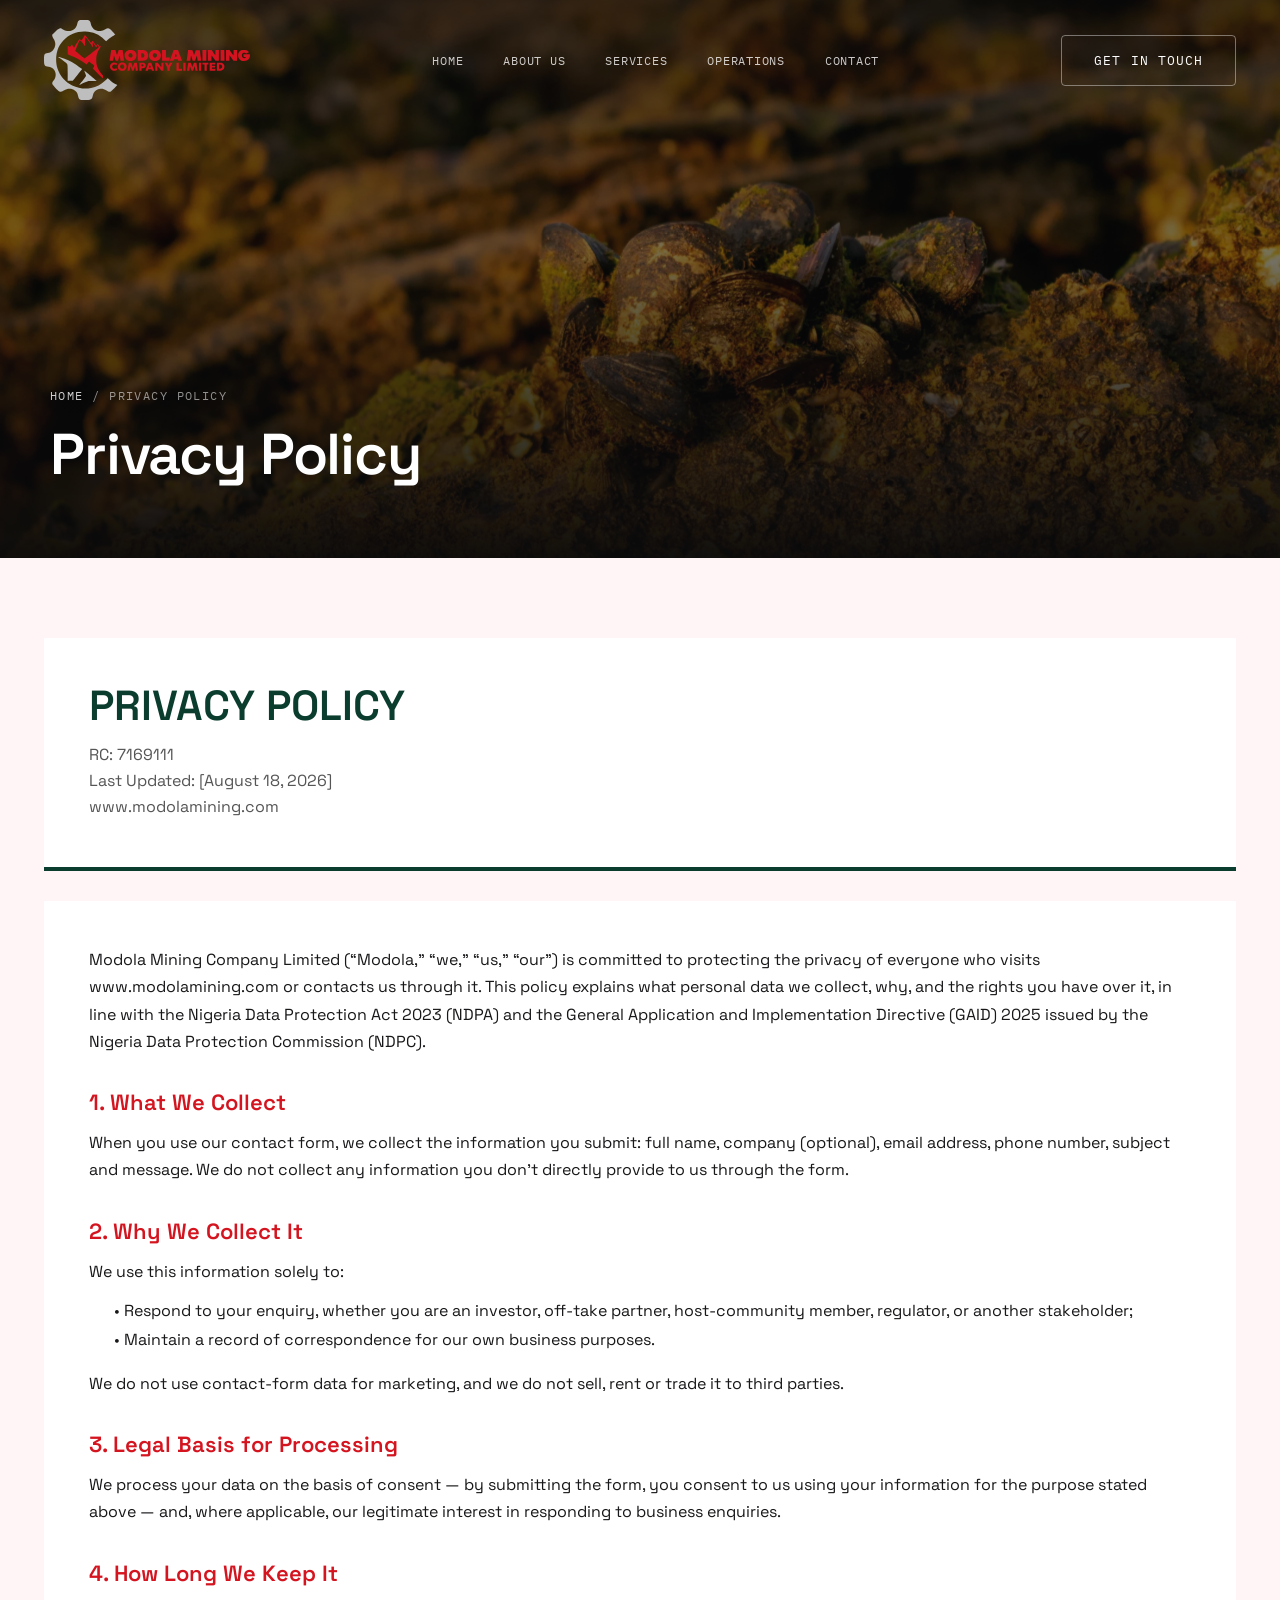
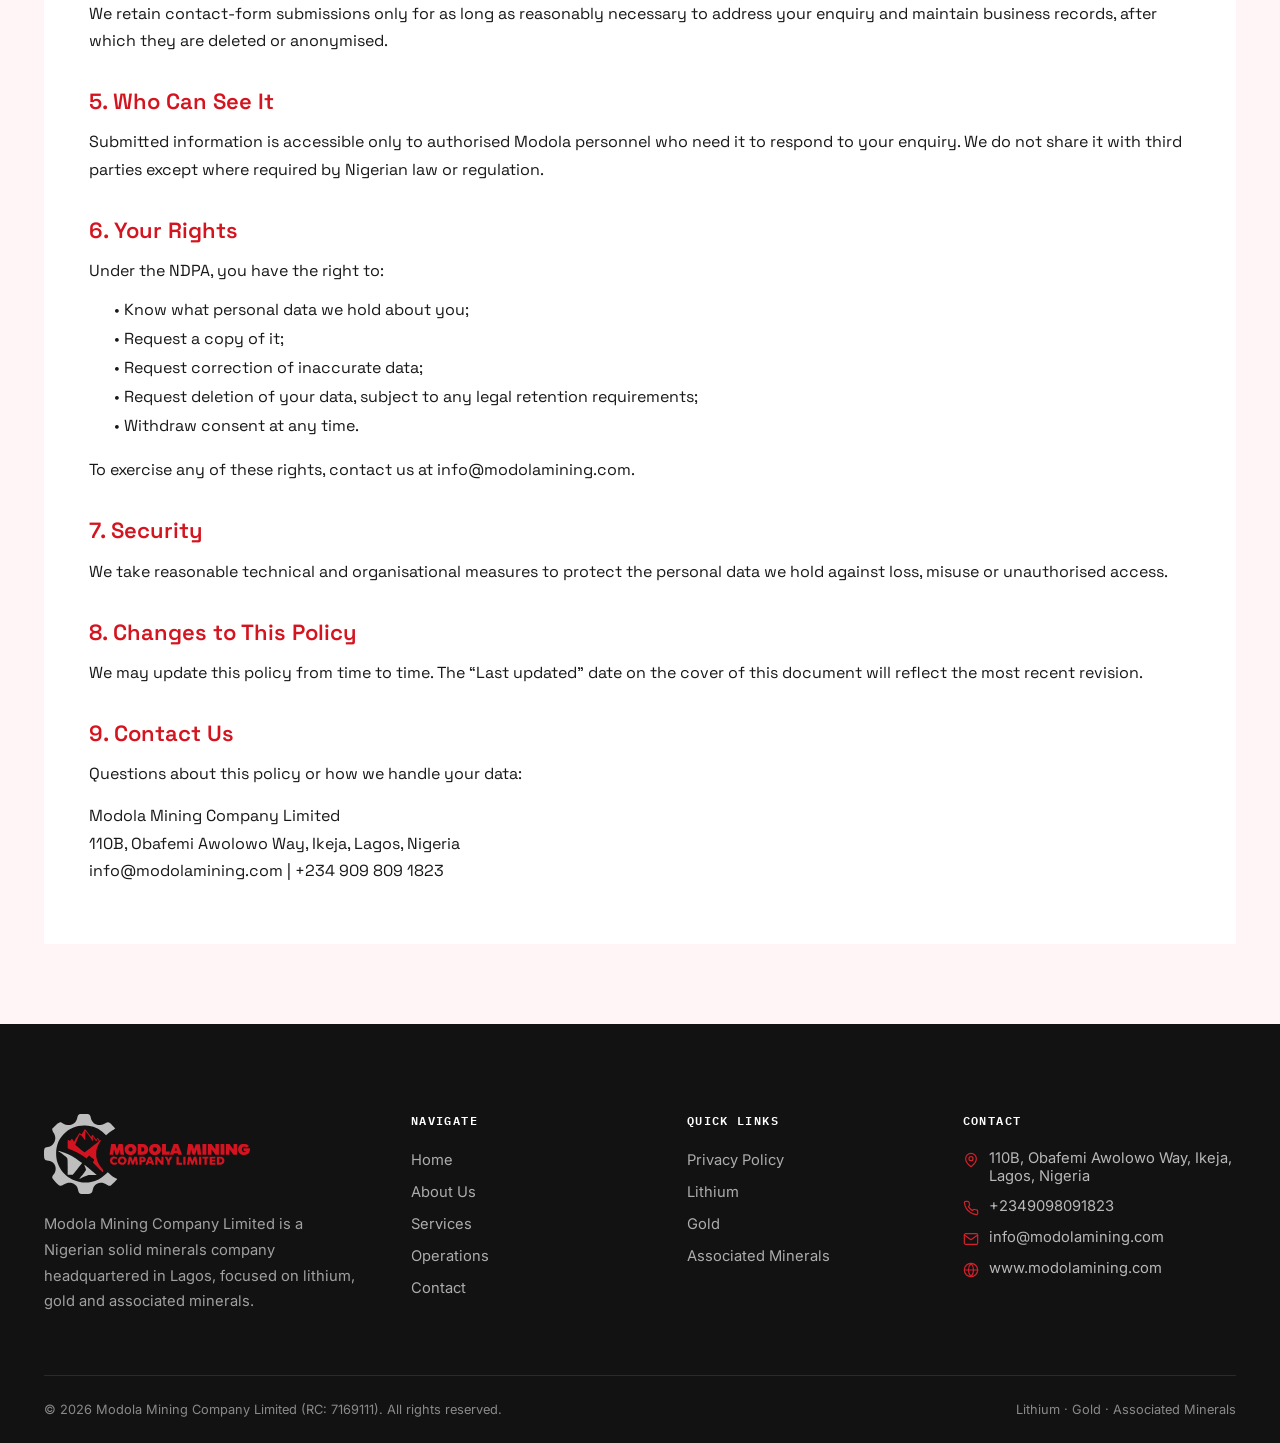
<file: privacypolicy.html>
<!DOCTYPE html>
<html lang="en">
<head>
<meta charset="UTF-8">
<meta name="viewport" content="width=device-width, initial-scale=1.0">
<title>Privacy Policy | Modola Mining Company Limited</title>
<meta name="description" content="Modola Mining Company Limited is duly incorporated under the Companies and Allied Matters Act. Learn about our vision, mission, core values, regulatory standing and organizational structure.">
<meta property="og:type" content="website">
<meta property="og:title" content="About Us | Modola Mining Company Limited">
<meta property="og:description" content="A Nigerian-owned, compliant, cadastre-registered solid minerals operator building toward Nigeria's lithium and gold value chain.">
<meta property="og:image" content="images/logo.png">
<meta name="twitter:card" content="summary_large_image">
<link rel="icon" href="images/favicon.png">
<link rel="stylesheet" href="css/style.css">
<link rel="preconnect" href="https://fonts.googleapis.com">
<link href="https://fonts.googleapis.com/css2?family=Oswald:wght@400;500;600;700&family=JetBrains+Mono:wght@400;500&display=swap" rel="stylesheet">

</head>
<body>
<a href="#main" class="skip-link">Skip to content</a>

<header class="site-header">
  <div class="container nav-inner">
    <a href="index.html" class="brand">
      <img src="images/logo.svg" alt="Modola Mining Company Limited logo">
    </a>
    <nav class="nav-links" id="nav-links">
      <a href="index.html">Home</a>
      <a href="about.html">About Us</a>
      <a href="services.html">Services</a>
      <a href="operations.html">Operations</a>
      <a href="contact.html">Contact</a>
    </nav>
    <div class="nav-cta">
      <a href="contact.html" class="btn btn--ghost">Get In Touch</a>
      <button class="hamburger" id="hamburger" aria-label="Toggle navigation menu" aria-expanded="false">
        <span></span><span></span><span></span>
      </button>
    </div>
  </div>
</header>

<main id="main">
<!-- ================= PAGE HERO ================= -->
<section class="page-hero">
  <div class="hero-bg" style="background-image:url('images/breadcrumb.webp');"></div>
  <div class="container page-hero-inner">
    <p class="breadcrumb"><a href="index.html">Home</a> / Privacy Policy</p>
    <h1>Privacy Policy</h1>
  </div>
</section>


<!-- ================= VISION & MISSION ================= -->
<section class="section section--stone">
  <div class="container">

    <header class="privacy-header">
      <h1>PRIVACY POLICY</h1>

      <p>RC: 7169111</p>
      <p>Last Updated: [August 18, 2026]</p>
      <p>www.modolamining.com</p>
    </header>


    <section class="privacy-content">

      <p>
        Modola Mining Company Limited (“Modola,” “we,” “us,” “our”) is committed
        to protecting the privacy of everyone who visits www.modolamining.com or
        contacts us through it. This policy explains what personal data we
        collect, why, and the rights you have over it, in line with the Nigeria
        Data Protection Act 2023 (NDPA) and the General Application and
        Implementation Directive (GAID) 2025 issued by the Nigeria Data
        Protection Commission (NDPC).
      </p>


      <h2>1. What We Collect</h2>

      <p>
        When you use our contact form, we collect the information you submit:
        full name, company (optional), email address, phone number, subject and
        message. We do not collect any information you don't directly provide
        to us through the form.
      </p>


      <h2>2. Why We Collect It</h2>

      <p>We use this information solely to:</p>

      <ul>
        <li>
         • Respond to your enquiry, whether you are an investor, off-take
          partner, host-community member, regulator, or another stakeholder;
        </li>

        <li>
         • Maintain a record of correspondence for our own business purposes.
        </li>
      </ul>

      <p>
        We do not use contact-form data for marketing, and we do not sell, rent
        or trade it to third parties.
      </p>


      <h2>3. Legal Basis for Processing</h2>

      <p>
        We process your data on the basis of consent — by submitting the form,
        you consent to us using your information for the purpose stated above —
        and, where applicable, our legitimate interest in responding to
        business enquiries.
      </p>


      <h2>4. How Long We Keep It</h2>

      <p>
        We retain contact-form submissions only for as long as reasonably
        necessary to address your enquiry and maintain business records, after
        which they are deleted or anonymised.
      </p>


      <h2>5. Who Can See It</h2>

      <p>
        Submitted information is accessible only to authorised Modola personnel
        who need it to respond to your enquiry. We do not share it with third
        parties except where required by Nigerian law or regulation.
      </p>


      <h2>6. Your Rights</h2>

      <p>Under the NDPA, you have the right to:</p>

      <ul>
        <li>• Know what personal data we hold about you;</li>
        <li>• Request a copy of it;</li>
        <li>• Request correction of inaccurate data;</li>
        <li>
          • Request deletion of your data, subject to any legal retention
          requirements;
        </li>
        <li>• Withdraw consent at any time.</li>
      </ul>

      <p>
        To exercise any of these rights, contact us at info@modolamining.com.
      </p>


      <h2>7. Security</h2>

      <p>
        We take reasonable technical and organisational measures to protect the
        personal data we hold against loss, misuse or unauthorised access.
      </p>


      <h2>8. Changes to This Policy</h2>

      <p>
        We may update this policy from time to time. The “Last updated” date on
        the cover of this document will reflect the most recent revision.
      </p>


      <h2>9. Contact Us</h2>

      <p>Questions about this policy or how we handle your data:</p>

      <p class="contact">
        Modola Mining Company Limited<br>
        110B, Obafemi Awolowo Way, Ikeja, Lagos, Nigeria<br>
        info@modolamining.com | +234 909 809 1823
      </p>


    </section>
  </div>
</section>

</main>

<footer class="site-footer">
  <div class="container">
    <div class="footer-grid">
      <div class="footer-brand">
        <a href="index.html" class="brand">
          <img src="images/logo.svg" alt="Modola Mining Company Limited logo">
        </a>
        <p>Modola Mining Company Limited is a Nigerian solid minerals company headquartered in Lagos, focused on lithium, gold and associated minerals.</p>
      </div>
      <div class="footer-col">
        <h4>Navigate</h4>
        <ul>
          <li><a href="index.html">Home</a></li>
          <li><a href="about.html">About Us</a></li>
          <li><a href="services.html">Services</a></li>
          <li><a href="operations.html">Operations</a></li>
          <li><a href="contact.html">Contact</a></li>
        </ul>
      </div>
      <div class="footer-col">
        <h4>Quick Links</h4>
        <ul>
            <li><a href="privacypolicy.html">Privacy Policy</a></li>
          <li><a href="services.html#lithium">Lithium</a></li>
          <li><a href="services.html#gold">Gold</a></li>
          <li><a href="services.html#associated">Associated Minerals</a></li>
        </ul>
      </div>
      <div class="footer-col">
        <h4>Contact</h4>
        <ul class="footer-contact">
          <li><svg viewBox="0 0 24 24" fill="none" stroke="currentColor" stroke-width="1.8" stroke-linecap="round" stroke-linejoin="round"><path d="M20 10c0 6-8 12-8 12s-8-6-8-12a8 8 0 0 1 16 0Z"/><circle cx="12" cy="10" r="3"/></svg><span>110B, Obafemi Awolowo Way, Ikeja, Lagos, Nigeria</span></li>
          <li><svg viewBox="0 0 24 24" fill="none" stroke="currentColor" stroke-width="1.8" stroke-linecap="round" stroke-linejoin="round"><path d="M22 16.92v3a2 2 0 0 1-2.18 2 19.79 19.79 0 0 1-8.63-3.07 19.5 19.5 0 0 1-6-6 19.79 19.79 0 0 1-3.07-8.67A2 2 0 0 1 4.11 2h3a2 2 0 0 1 2 1.72c.127.96.361 1.903.7 2.81a2 2 0 0 1-.45 2.11L8.09 9.91a16 16 0 0 0 6 6l1.27-1.27a2 2 0 0 1 2.11-.45c.907.339 1.85.573 2.81.7A2 2 0 0 1 22 16.92Z"/></svg><span>+2349098091823</span></li>
          <li><svg viewBox="0 0 24 24" fill="none" stroke="currentColor" stroke-width="1.8" stroke-linecap="round" stroke-linejoin="round"><rect x="2" y="4" width="20" height="16" rx="2"/><path d="m22 6-10 7L2 6"/></svg><span>info@modolamining.com</span></li>
          <li><svg viewBox="0 0 24 24" fill="none" stroke="currentColor" stroke-width="1.8" stroke-linecap="round" stroke-linejoin="round"><circle cx="12" cy="12" r="10"/><path d="M2 12h20M12 2a15 15 0 0 1 0 20 15 15 0 0 1 0-20"/></svg><span>www.modolamining.com</span></li>
        </ul>
      </div>
    </div>
    <div class="footer-bottom">
      <span>© 2026 Modola Mining Company Limited (RC: 7169111). All rights reserved.  </span>
      <span>Lithium · Gold · Associated Minerals</span>
    </div>
  </div>
</footer>

<script src="js/script.js"></script>
</body>
</html>
</file>
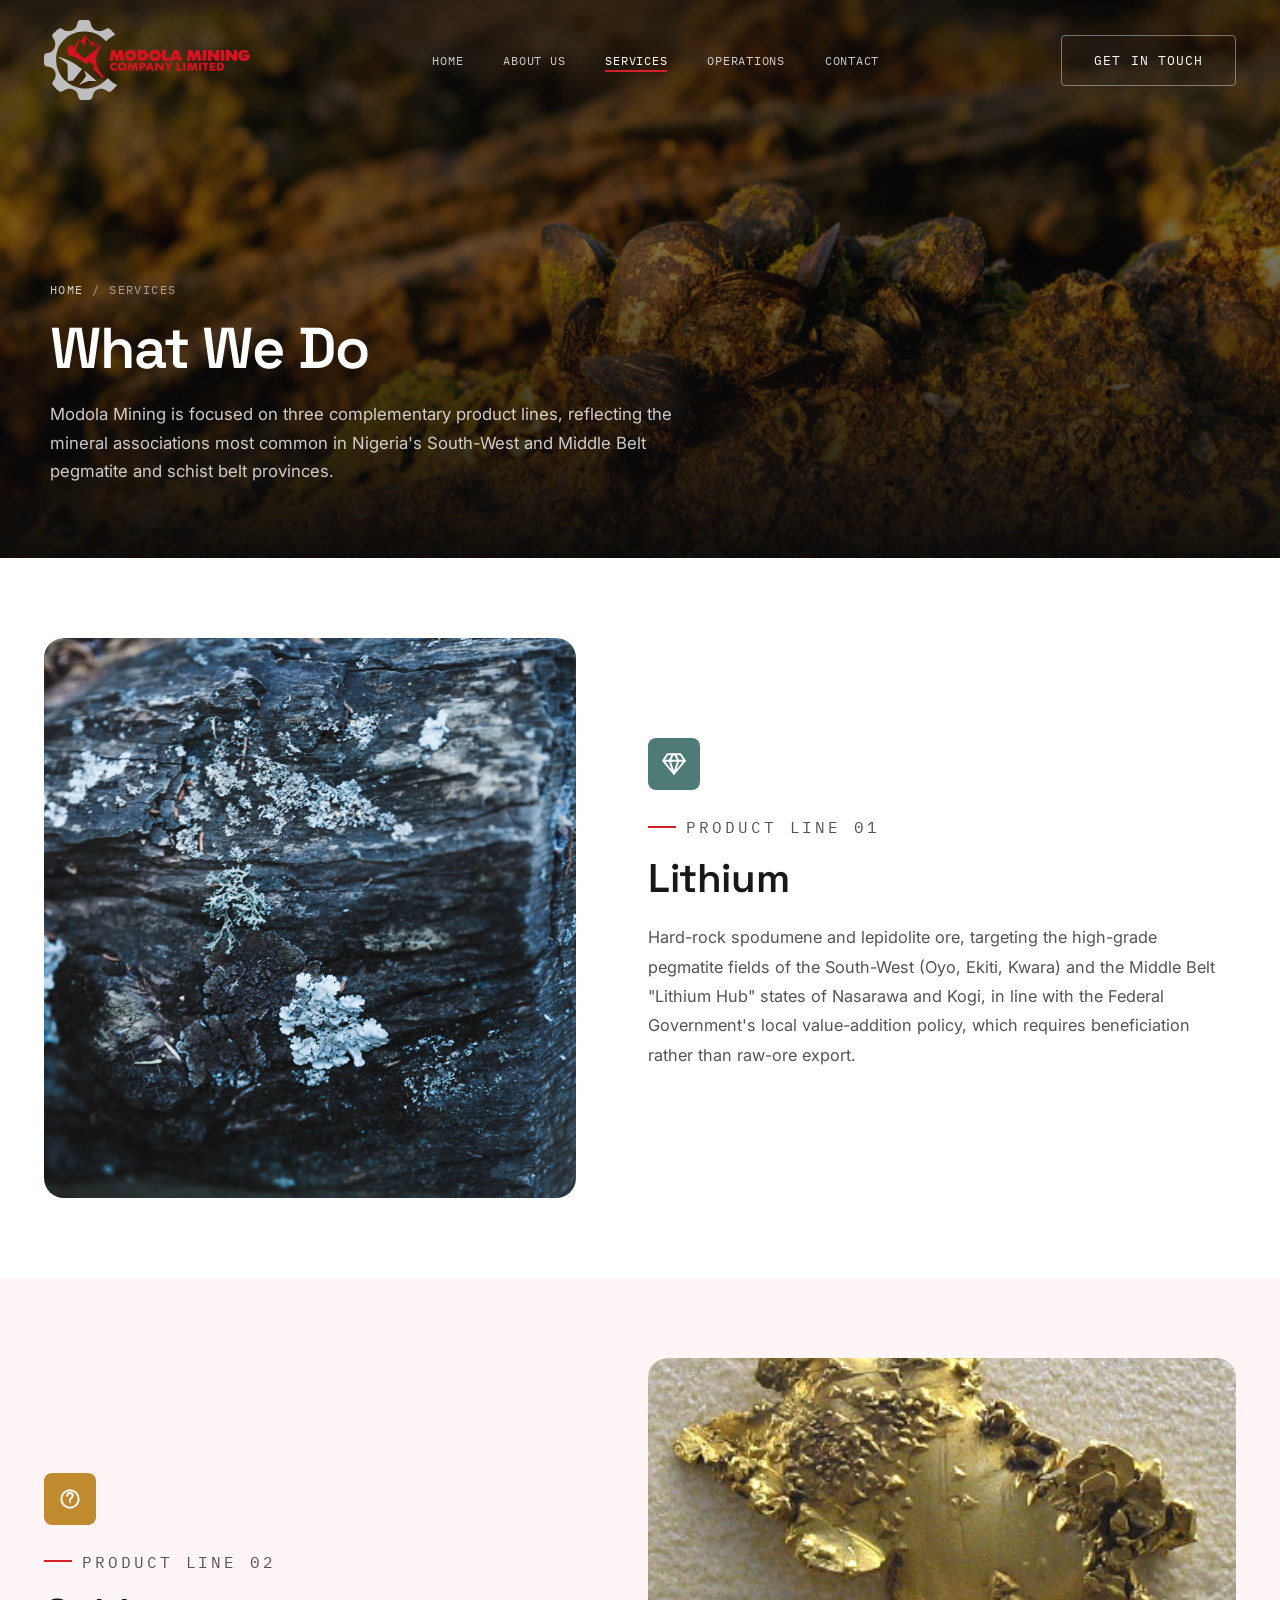
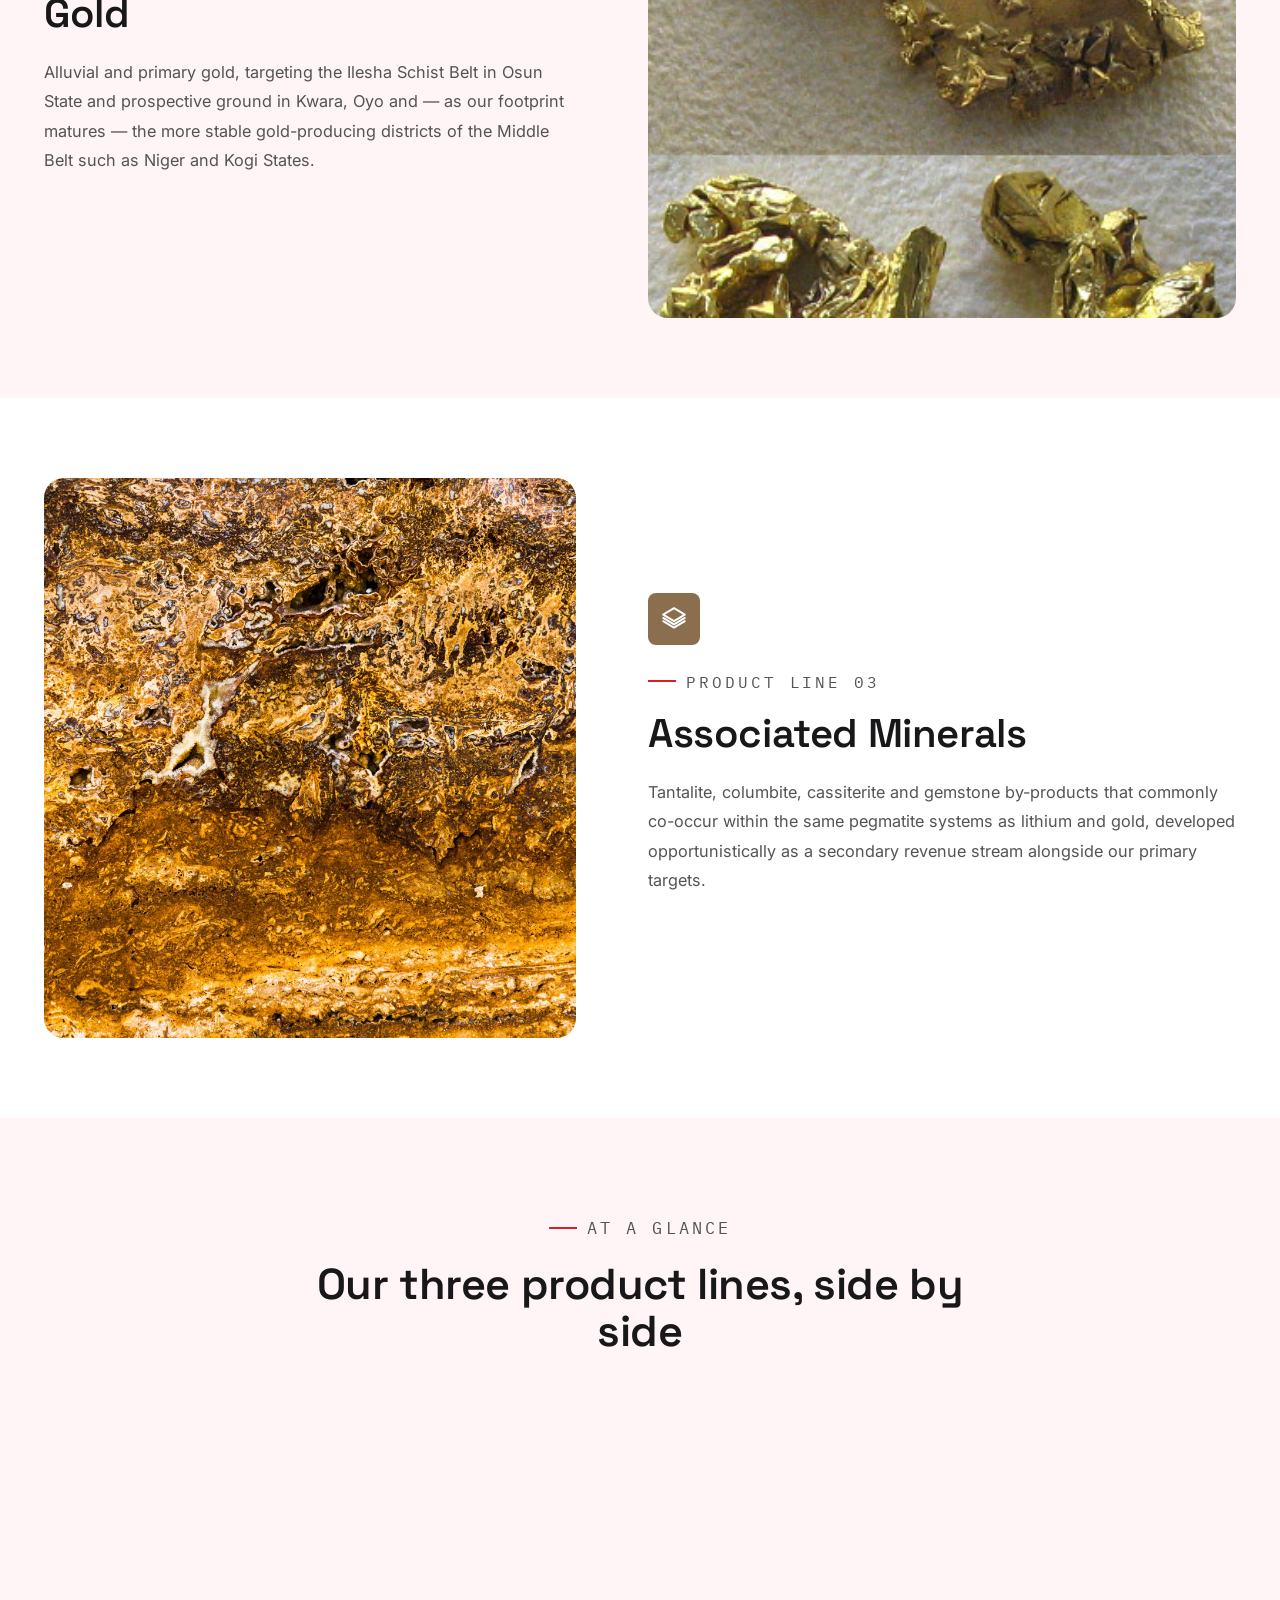
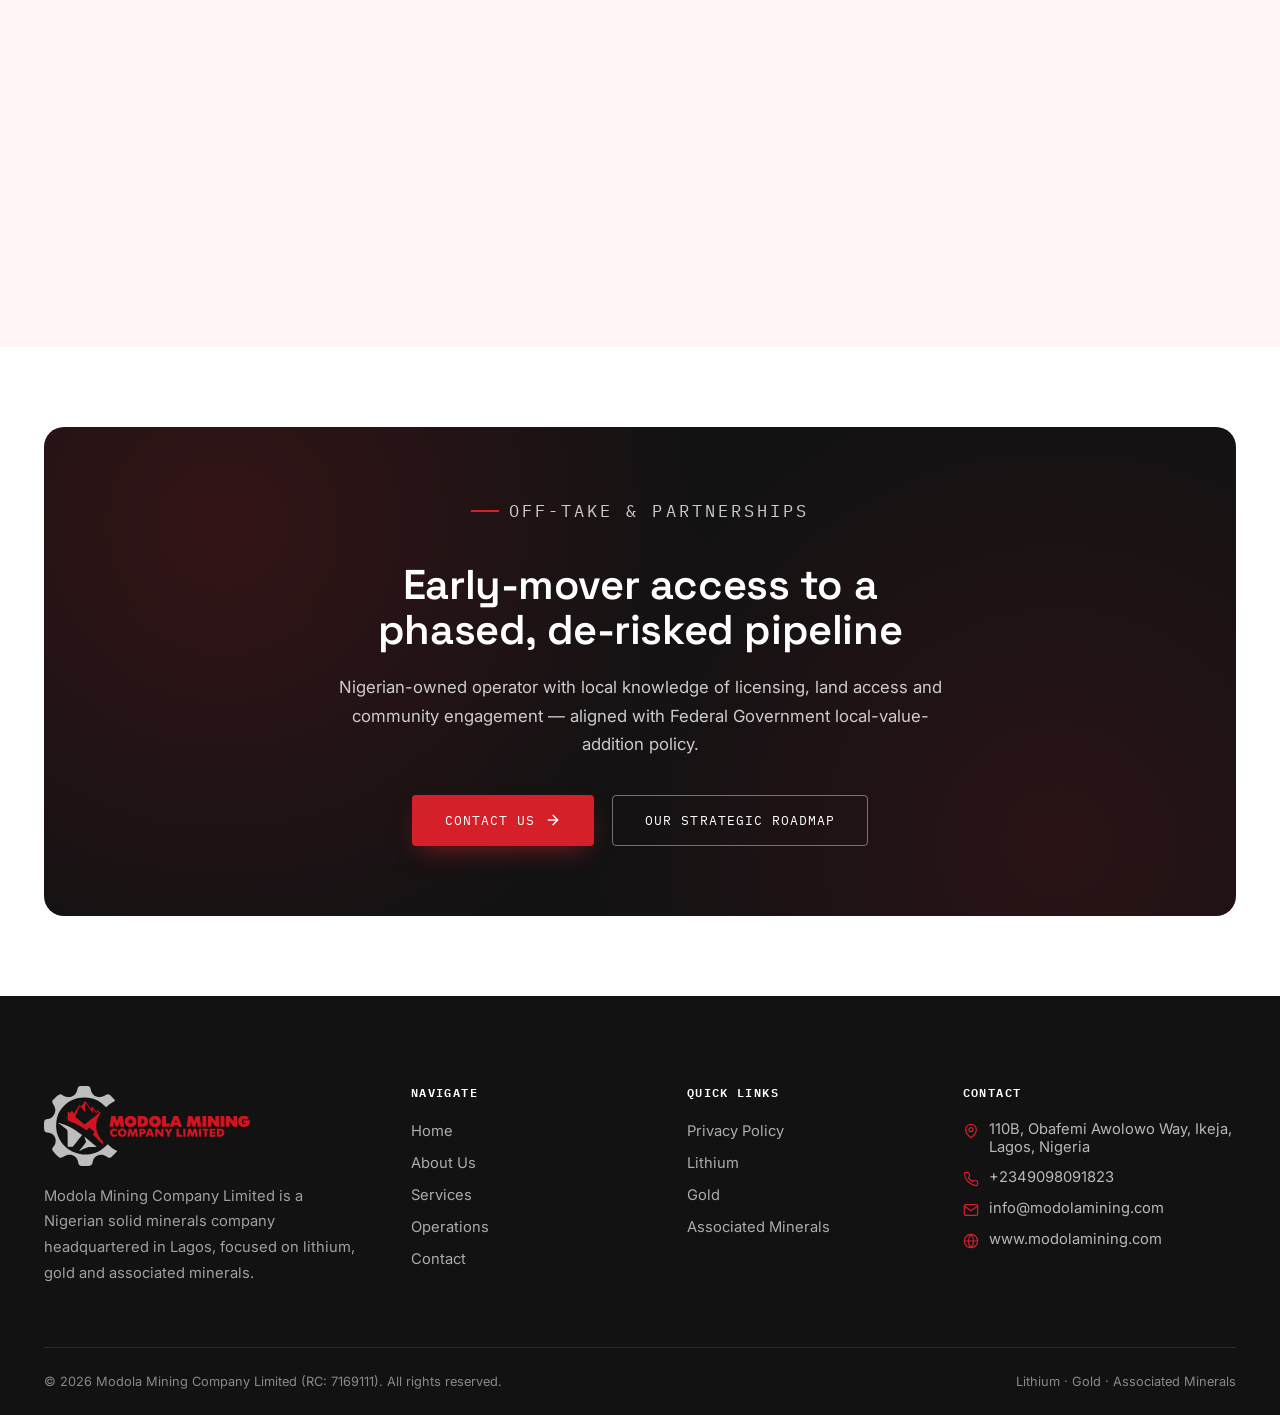
<file: services.html>
<!DOCTYPE html>
<html lang="en">
<head>
<meta charset="UTF-8">
<meta name="viewport" content="width=device-width, initial-scale=1.0">
<title>Services | Modola Mining Company Limited</title>
<meta name="description" content="Modola Mining's three product lines: Lithium hard-rock spodumene and lepidolite, alluvial and primary Gold, and Associated Minerals including tantalite, columbite, cassiterite and gemstone by-products.">
<meta property="og:type" content="website">
<meta property="og:title" content="Services | Modola Mining Company Limited">
<meta property="og:description" content="Lithium, Gold and Associated Minerals across Nigeria's South-West and Middle Belt pegmatite and schist belt provinces.">
<meta property="og:image" content="images/logo.png">
<meta name="twitter:card" content="summary_large_image">
<link rel="icon" href="images/favicon.png">
<link rel="stylesheet" href="css/style.css">
</head>
<body>
<a href="#main" class="skip-link">Skip to content</a>

<header class="site-header">
  <div class="container nav-inner">
    <a href="index.html" class="brand">
      <img src="images/logo.svg" alt="Modola Mining Company Limited logo">
    </a>
    <nav class="nav-links" id="nav-links">
      <a href="index.html">Home</a>
      <a href="about.html">About Us</a>
      <a href="services.html">Services</a>
      <a href="operations.html">Operations</a>
      <a href="contact.html">Contact</a>
    </nav>
    <div class="nav-cta">
      <a href="contact.html" class="btn btn--ghost">Get In Touch</a>
      <button class="hamburger" id="hamburger" aria-label="Toggle navigation menu" aria-expanded="false">
        <span></span><span></span><span></span>
      </button>
    </div>
  </div>
</header>

<main id="main">
<!-- ================= PAGE HERO ================= -->
<section class="page-hero">
  <div class="hero-bg" style="background-image:url('images/breadcrumb.webp');"></div>
  <div class="container page-hero-inner">
    <p class="breadcrumb"><a href="index.html">Home</a> / Services</p>
    <h1>What We Do</h1>
    <p class="page-hero-sub">Modola Mining is focused on three complementary product lines, reflecting the mineral associations most common in Nigeria's South-West and Middle Belt pegmatite and schist belt provinces.</p>
  </div>
</section>

<!-- ================= LITHIUM ================= -->
<section id="lithium" class="section section--white">
  <div class="container">
    <div class="split">
      <div class="split-media" data-reveal="left">
        <img src="images/lit.webp" alt="Open-pit hard-rock pegmatite mine representative of lithium spodumene extraction" loading="lazy">
        <div class="frame" aria-hidden="true" style="border-color: var(--mineral-lithium);"></div>
      </div>
      <div class="split-body" data-reveal="right">
        <div class="icon accent-lithium" style="width:52px;height:52px;border-radius:8px;display:flex;align-items:center;justify-content:center;margin-bottom:22px;">
          <svg viewBox="0 0 24 24" fill="none" stroke="white" stroke-width="1.8" stroke-linecap="round" stroke-linejoin="round" style="width:26px;height:26px;"><path d="M6 3h12l4 6-10 12L2 9Z"/><path d="M11 3 8 9l4 12 4-12-3-6"/><path d="M2 9h20"/></svg>
        </div>
        <p class="eyebrow">Product Line 01</p>
        <h2>Lithium</h2>
        <p>Hard-rock spodumene and lepidolite ore, targeting the high-grade pegmatite fields of the South-West (Oyo, Ekiti, Kwara) and the Middle Belt "Lithium Hub" states of Nasarawa and Kogi, in line with the Federal Government's local value-addition policy, which requires beneficiation rather than raw-ore export.</p>
      </div>
    </div>
  </div>
</section>

<!-- ================= GOLD ================= -->
<section id="gold" class="section section--stone">
  <div class="container">
    <div class="split reverse">
      <div class="split-media" data-reveal="right">
        <img src="images/Native_gold_nuggets.jpg" alt="Native gold nuggets representative of alluvial and primary gold" loading="lazy">
        <div class="frame" aria-hidden="true" style="border-color: var(--mineral-gold);"></div>
      </div>
      <div class="split-body" data-reveal="left">
        <div class="icon accent-gold" style="width:52px;height:52px;border-radius:8px;display:flex;align-items:center;justify-content:center;margin-bottom:22px;">
          <svg viewBox="0 0 24 24" fill="none" stroke="white" stroke-width="1.8" stroke-linecap="round" stroke-linejoin="round" style="width:26px;height:26px;"><circle cx="12" cy="12" r="8"/><path d="M9.5 9a2.5 2.5 0 0 1 5 0c0 2-2.5 2-2.5 4"/><path d="M12 15h.01"/></svg>
        </div>
        <p class="eyebrow">Product Line 02</p>
        <h2>Gold</h2>
        <p>Alluvial and primary gold, targeting the Ilesha Schist Belt in Osun State and prospective ground in Kwara, Oyo and — as our footprint matures — the more stable gold-producing districts of the Middle Belt such as Niger and Kogi States.</p>
      </div>
    </div>
  </div>
</section>

<!-- ================= ASSOCIATED MINERALS ================= -->
<section id="associated" class="section section--white">
  <div class="container">
    <div class="split">
      <div class="split-media" data-reveal="left">
        <img src="images/golddd.webp" alt="Core drilling and sample analysis representative of associated mineral exploration" loading="lazy">
        <div class="frame" aria-hidden="true" style="border-color: var(--mineral-assoc);"></div>
      </div>
      <div class="split-body" data-reveal="right">
        <div class="icon accent-assoc" style="width:52px;height:52px;border-radius:8px;display:flex;align-items:center;justify-content:center;margin-bottom:22px;">
          <svg viewBox="0 0 24 24" fill="none" stroke="white" stroke-width="1.8" stroke-linecap="round" stroke-linejoin="round" style="width:26px;height:26px;"><polygon points="12 2 2 8 12 14 22 8 12 2"/><polyline points="2 14 12 20 22 14"/><polyline points="2 11 12 17 22 11"/></svg>
        </div>
        <p class="eyebrow">Product Line 03</p>
        <h2>Associated Minerals</h2>
        <p>Tantalite, columbite, cassiterite and gemstone by-products that commonly co-occur within the same pegmatite systems as lithium and gold, developed opportunistically as a secondary revenue stream alongside our primary targets.</p>
      </div>
    </div>
  </div>
</section>

<!-- ================= SERVICE SUMMARY CARDS ================= -->
<section class="section section--stone">
  <div class="container">
    <div class="section-head center">
      <p class="eyebrow center" style="justify-content:center;">At A Glance</p>
      <h2>Our three product lines, side by side</h2>
    </div>
    <div class="grid grid--3" data-stagger>
      <article class="service-card">
        <div class="media">
          <img src="images/Open_pit_of_the_Greenbushes.jpg" alt="Lithium pegmatite mining" loading="lazy">
          <span class="tag"><span class="dot dot-lithium"></span>Lithium</span>
        </div>
        <div class="icon accent-lithium"><svg viewBox="0 0 24 24" fill="none" stroke="currentColor" stroke-width="1.8" stroke-linecap="round" stroke-linejoin="round"><path d="M6 3h12l4 6-10 12L2 9Z"/><path d="M11 3 8 9l4 12 4-12-3-6"/><path d="M2 9h20"/></svg></div>
        <div class="body">
          <h3>Lithium</h3>
          <p>Spodumene and lepidolite ore across South-West and Middle Belt pegmatite fields, aligned to Nigeria's local value-addition policy.</p>
          <a href="#lithium" class="read-more">Read More
            <svg viewBox="0 0 24 24" fill="none" stroke="currentColor" stroke-width="2" stroke-linecap="round" stroke-linejoin="round"><path d="M5 12h14"/><path d="m12 5 7 7-7 7"/></svg>
          </a>
        </div>
      </article>
      <article class="service-card">
        <div class="media">
          <img src="images/gold.webp" alt="Gold mining" loading="lazy">
          <span class="tag"><span class="dot dot-gold"></span>Gold</span>
        </div>
        <div class="icon accent-gold"><svg viewBox="0 0 24 24" fill="none" stroke="currentColor" stroke-width="1.8" stroke-linecap="round" stroke-linejoin="round"><circle cx="12" cy="12" r="8"/><path d="M9.5 9a2.5 2.5 0 0 1 5 0c0 2-2.5 2-2.5 4"/><path d="M12 15h.01"/></svg></div>
        <div class="body">
          <h3>Gold</h3>
          <p>Alluvial and primary gold across the Ilesha Schist Belt and prospective Middle Belt gold districts.</p>
          <a href="#gold" class="read-more">Read More
            <svg viewBox="0 0 24 24" fill="none" stroke="currentColor" stroke-width="2" stroke-linecap="round" stroke-linejoin="round"><path d="M5 12h14"/><path d="m12 5 7 7-7 7"/></svg>
          </a>
        </div>
      </article>
      <article class="service-card">
        <div class="media">
          <img src="images/Boron_mine_pit.jpg" alt="Associated minerals quarry landscape" loading="lazy">
          <span class="tag"><span class="dot dot-assoc"></span>Associated Minerals</span>
        </div>
        <div class="icon accent-assoc"><svg viewBox="0 0 24 24" fill="none" stroke="currentColor" stroke-width="1.8" stroke-linecap="round" stroke-linejoin="round"><polygon points="12 2 2 8 12 14 22 8 12 2"/><polyline points="2 14 12 20 22 14"/><polyline points="2 11 12 17 22 11"/></svg></div>
        <div class="body">
          <h3>Associated Minerals</h3>
          <p>Tantalite, columbite, cassiterite and gemstone by-products developed as a secondary revenue stream.</p>
          <a href="#associated" class="read-more">Read More
            <svg viewBox="0 0 24 24" fill="none" stroke="currentColor" stroke-width="2" stroke-linecap="round" stroke-linejoin="round"><path d="M5 12h14"/><path d="m12 5 7 7-7 7"/></svg>
          </a>
        </div>
      </article>
    </div>
  </div>
</section>

<!-- ================= CTA ================= -->
<section class="section section--white">
  <div class="container" data-reveal="zoom">
    <div class="cta-banner">
      <p class="eyebrow center" style="justify-content:center;">Off-take &amp; Partnerships</p>
      <h2>Early-mover access to a phased, de-risked pipeline</h2>
      <p>Nigerian-owned operator with local knowledge of licensing, land access and community engagement — aligned with Federal Government local-value-addition policy.</p>
      <div class="btn-row">
        <a href="contact.html" class="btn btn--primary">Contact Us
          <svg viewBox="0 0 24 24" fill="none" stroke="currentColor" stroke-width="2" stroke-linecap="round" stroke-linejoin="round"><path d="M5 12h14"/><path d="m12 5 7 7-7 7"/></svg>
        </a>
        <a href="operations.html" class="btn btn--ghost">Our Strategic Roadmap</a>
      </div>
    </div>
  </div>
</section>
</main>

<footer class="site-footer">
  <div class="container">
    <div class="footer-grid">
      <div class="footer-brand">
        <a href="index.html" class="brand">
          <img src="images/logo.svg" alt="Modola Mining Company Limited logo">
        </a>
        <p>Modola Mining Company Limited is a Nigerian solid minerals company headquartered in Lagos, focused on lithium, gold and associated minerals.</p>
      </div>
      <div class="footer-col">
        <h4>Navigate</h4>
        <ul>
          <li><a href="index.html">Home</a></li>
          <li><a href="about.html">About Us</a></li>
          <li><a href="services.html">Services</a></li>
          <li><a href="operations.html">Operations</a></li>
          <li><a href="contact.html">Contact</a></li>
        </ul>
      </div>
      <div class="footer-col">
        <h4>Quick Links</h4>
        <ul>
          <li><a href="privacypolicy.html">Privacy Policy</a></li>
          <li><a href="services.html#lithium">Lithium</a></li>
          <li><a href="services.html#gold">Gold</a></li>
          <li><a href="services.html#associated">Associated Minerals</a></li>
        </ul>
      </div>
      <div class="footer-col">
        <h4>Contact</h4>
        <ul class="footer-contact">
          <li><svg viewBox="0 0 24 24" fill="none" stroke="currentColor" stroke-width="1.8" stroke-linecap="round" stroke-linejoin="round"><path d="M20 10c0 6-8 12-8 12s-8-6-8-12a8 8 0 0 1 16 0Z"/><circle cx="12" cy="10" r="3"/></svg><span>110B, Obafemi Awolowo Way, Ikeja, Lagos, Nigeria</span></li>
          <li><svg viewBox="0 0 24 24" fill="none" stroke="currentColor" stroke-width="1.8" stroke-linecap="round" stroke-linejoin="round"><path d="M22 16.92v3a2 2 0 0 1-2.18 2 19.79 19.79 0 0 1-8.63-3.07 19.5 19.5 0 0 1-6-6 19.79 19.79 0 0 1-3.07-8.67A2 2 0 0 1 4.11 2h3a2 2 0 0 1 2 1.72c.127.96.361 1.903.7 2.81a2 2 0 0 1-.45 2.11L8.09 9.91a16 16 0 0 0 6 6l1.27-1.27a2 2 0 0 1 2.11-.45c.907.339 1.85.573 2.81.7A2 2 0 0 1 22 16.92Z"/></svg><span>+2349098091823</span></li>
          <li><svg viewBox="0 0 24 24" fill="none" stroke="currentColor" stroke-width="1.8" stroke-linecap="round" stroke-linejoin="round"><rect x="2" y="4" width="20" height="16" rx="2"/><path d="m22 6-10 7L2 6"/></svg><span>info@modolamining.com</span></li>
          <li><svg viewBox="0 0 24 24" fill="none" stroke="currentColor" stroke-width="1.8" stroke-linecap="round" stroke-linejoin="round"><circle cx="12" cy="12" r="10"/><path d="M2 12h20M12 2a15 15 0 0 1 0 20 15 15 0 0 1 0-20"/></svg><span>www.modolamining.com</span></li>
        </ul>
      </div>
    </div>
    <div class="footer-bottom">
      <span>© 2026 Modola Mining Company Limited (RC: 7169111). All rights reserved.  </span>
      <span>Lithium · Gold · Associated Minerals</span>
    </div>
  </div>
</footer>

<script src="js/script.js"></script>
</body>
</html>
</file>
<file: css/style.css>
@import url('https://fonts.googleapis.com/css2?family=Space+Grotesk:wght@400;500;600;700&family=Inter:wght@400;500;600;700&family=IBM+Plex+Mono:wght@400;500;600&display=swap');

:root{
  /* ---- Brand colors (sampled from company logo) ---- */
  --red:        #D5202A;
  --red-dark:   #A5161E;
  --red-tint:   #FBE9E9;

  /* ---- Neutrals ---- */
  --charcoal-950: #121213;
  --charcoal-900: #18181A;
  --charcoal-800: #232326;
  --charcoal-700: #3A3A3D;
  --slate-600:    #545454; /* brand gray, from logo */
  --slate-400:    #8A8A8A;
  --stone-50:     #fff5f6;
  --stone-100:    #EFEBE3;
  --stone-200:    #E3DDD1;
  --white:        #FFFFFF;

  /* ---- Mineral accent colors (signature: each product line reads by its own mineral tone) ---- */
  --mineral-lithium: #4F7B76;  /* muted spodumene sage-teal */
  --mineral-gold:    #C08A2E;  /* ochre / raw gold */
  --mineral-assoc:   #8A6E4E;  /* bronze / tantalite-cassiterite */

  /* ---- Type ---- */
  --font-display: 'Space Grotesk', sans-serif;
  --font-body:    'Inter', sans-serif;
  --font-mono:    'IBM Plex Mono', monospace;

  /* ---- Sizing ---- */
  --container: 1240px;
  --radius-sm: 4px;
  --radius-md: 10px;
  --radius-lg: 20px;

  /* ---- Motion ---- */
  --ease: cubic-bezier(.22,.61,.36,1);
}

/* ==========================================================================
   RESET
   ========================================================================== */

*, *::before, *::after{ box-sizing: border-box; }
html{ scroll-behavior: smooth; }
body{
  margin:0;
  font-family: var(--font-body);
  color: var(--charcoal-900);
  background: var(--white);
  -webkit-font-smoothing: antialiased;
  overflow-x: hidden;
}
img{ max-width:100%; display:block; }
a{ color:inherit; text-decoration:none; }
ul{ list-style:none; margin:0; padding:0; }
button{ font-family:inherit; cursor:pointer; }
h1,h2,h3,h4{ font-family: var(--font-display); margin:0; line-height:1.1; font-weight:600; }
p{ margin:0; }
input, textarea{ font-family: inherit; }

@media (prefers-reduced-motion: reduce){
  *{ animation-duration: 0.001ms !important; animation-iteration-count: 1 !important; transition-duration: 0.001ms !important; scroll-behavior:auto !important; }
}

:focus-visible{ outline: 3px solid var(--red); outline-offset: 2px; }

/* ==========================================================================
   UTILITIES
   ========================================================================== */
.container{ width:100%; max-width: var(--container); margin:0 auto; padding: 0 24px; }
.section{ position:relative; padding: 80px 0; }
.section--tight{ padding: 80px 0; }
.section--dark{ background: var(--charcoal-950); color: var(--stone-50); }
.section--stone{ background: var(--stone-50); }
.section--white{ background: var(--white); }

.eyebrow{
  font-family: var(--font-mono);
  font-size: .78rem;
  letter-spacing: .18em;
  text-transform: uppercase;
  color: var(--red);
  display:flex; align-items:center; gap:10px;
  margin-bottom: 18px;
}
.eyebrow::before{
  content:"";
  width: 28px; height: 2px; background: var(--red);
  display:inline-block;
}
.section--dark .eyebrow{ color:#E8747B; }
.section--dark .eyebrow::before{ background:#E8747B; }

.section-head{ max-width: 720px; margin-bottom: 56px; }
.section-head h2{ font-size: clamp(1.9rem, 3.4vw, 2.7rem); letter-spacing: -.01em; }
.section-head p{ margin-top:16px; font-size:1.05rem; line-height:1.7; color: var(--slate-600); }
.section--dark .section-head p{ color:#C9C7C4; }

.center{ text-align:center; margin-left:auto; margin-right:auto; }

/* Rock-strata divider — signature shape, reused at section seams */
.strata{
  position:absolute; left:0; width:100%; height:64px;
  line-height:0; pointer-events:none;
}
.strata svg{ width:100%; height:100%; display:block; }
.strata--top{ top:-1px; transform: rotate(180deg); }
.strata--bottom{ bottom:-1px; }

/* ==========================================================================
   BUTTONS
   ========================================================================== */
.btn{
  position:relative;
  display:inline-flex; align-items:center; justify-content:center; gap:10px;
  padding: 16px 32px;
  font-family: var(--font-mono);
  font-size: .82rem;
  letter-spacing: .08em;
  text-transform: uppercase;
  border-radius: var(--radius-sm);
  border: 1.5px solid transparent;
  overflow:hidden;
  transition: transform .35s var(--ease), background .3s ease, color .3s ease, border-color .3s ease, box-shadow .3s ease;
  white-space:nowrap;
}
.btn:hover{ transform: translateY(-3px); }
.btn:active{ transform: translateY(-1px); }
.btn svg{ width:16px; height:16px; transition: transform .3s var(--ease); }
.btn:hover svg{ transform: translateX(4px); }

.btn--primary{ background: var(--red); color: var(--white); box-shadow: 0 10px 24px -8px rgba(213,32,42,.55); }
.btn--primary:hover{ background: var(--red-dark); box-shadow: 0 14px 30px -8px rgba(213,32,42,.65); }

.btn--ghost{ background: transparent; color: var(--white); border-color: rgba(255,255,255,.4); }
.btn--ghost:hover{ background: rgba(255,255,255,.1); border-color: #fff; }

.btn--outline{ background: transparent; color: var(--charcoal-900); border-color: var(--charcoal-900); }
.btn--outline:hover{ background: var(--charcoal-900); color: var(--white); }

.ripple{ position:absolute; border-radius:50%; background: rgba(255,255,255,.5); transform: scale(0); animation: ripple .6s linear; pointer-events:none; }
@keyframes ripple{ to{ transform: scale(3); opacity:0; } }

/* ==========================================================================
   HEADER / NAV
   ========================================================================== */
.site-header{
  position: fixed; top:0; left:0; width:100%; z-index: 1000;
  padding: 20px 0;
  transition: background .4s ease, padding .4s ease, box-shadow .4s ease, border-color .4s ease;
  border-bottom: 1px solid transparent;
}
.site-header.is-scrolled{
  padding: 12px 0;
  background: rgba(18,18,19,.82);
  backdrop-filter: blur(14px) saturate(140%);
  -webkit-backdrop-filter: blur(14px) saturate(140%);
  border-bottom-color: rgba(255,255,255,.08);
  box-shadow: 0 10px 30px -18px rgba(0,0,0,.6);
}
.nav-inner{ display:flex; align-items:center; justify-content:space-between; gap: 24px; }

.brand{ display:flex; align-items:center; gap:12px; }
.brand img{ height: 80px; width:auto; }
.brand-text{ display:flex; flex-direction:column; line-height:1.15; }
.brand-text strong{ font-family: var(--font-display); font-size: 1rem; color:#fff; letter-spacing:.01em; }
.brand-text span{ font-family: var(--font-mono); font-size:.62rem; letter-spacing:.14em; text-transform:uppercase; color:#B9463B; }

.nav-links{ display:flex; align-items:center; gap: 8px; }
.nav-links a{
  position:relative;
  font-family: var(--font-mono);
  font-size: .78rem; letter-spacing:.06em; text-transform:uppercase;
  color: rgba(255,255,255,.78);
  padding: 10px 16px;
  transition: color .25s ease;
}
.nav-links a::after{
  content:""; position:absolute; left:16px; right:16px; bottom:6px; height:2px;
  background: var(--red); transform: scaleX(0); transform-origin:left; transition: transform .3s var(--ease);
}
.nav-links a:hover, .nav-links a.is-active{ color:#fff; }
.nav-links a:hover::after, .nav-links a.is-active::after{ transform: scaleX(1); }

.nav-cta{ display:flex; align-items:center; gap:16px; }
.hamburger{
  display:none; flex-direction:column; justify-content:center; gap:5px;
  width: 42px; height:42px; border:1px solid rgba(255,255,255,.25); border-radius:6px;
  background: transparent;
}
.hamburger span{ display:block; width:20px; height:2px; background:#fff; margin:0 auto; transition: transform .3s ease, opacity .3s ease; }
.hamburger.is-open span:nth-child(1){ transform: translateY(7px) rotate(45deg); }
.hamburger.is-open span:nth-child(2){ opacity:0; }
.hamburger.is-open span:nth-child(3){ transform: translateY(-7px) rotate(-45deg); }

@media (max-width: 940px){
  .nav-links{
    position:fixed; inset: 0 0 0 auto; width: min(340px, 82vw); height:100vh;
    background: var(--charcoal-950);
    flex-direction:column; align-items:flex-start; gap:2px;
    padding: 110px 32px 40px;
    transform: translateX(100%); transition: transform .45s var(--ease);
    box-shadow: -20px 0 60px rgba(0,0,0,.4);
  }
  .nav-links.is-open{ transform: translateX(0); }
  .nav-links a{ width:100%; padding: 16px 4px; font-size:.9rem; border-bottom:1px solid rgba(255,255,255,.08); }
  .nav-cta .btn--ghost{ display:none; }
  .hamburger{ display:flex; }
}

/* ==========================================================================
   HERO
   ========================================================================== */
.hero{
  position: relative;
  min-height: 100vh;
  display:flex; align-items:center;
  background: var(--charcoal-950);
  color:#fff;
  overflow:hidden;
}
.hero-bg{
  position:absolute; inset:0;
  background-size: cover; background-position: center;
  will-change: transform;
}
.hero-bg::after{
  content:"";
  position:absolute; inset:0;
  background:
    linear-gradient(180deg, rgba(10,10,11,.75) 0%, rgba(10,10,11,.55) 38%, rgba(10,10,11,.92) 100%),
    linear-gradient(100deg, rgba(10,10,11,.94) 5%, rgba(10,10,11,.35) 48%, rgba(10,10,11,.7) 100%);
}
.hero-contour{ position:absolute; inset:0; opacity:.18; mix-blend-mode: screen; pointer-events:none; }

.hero-inner{ position:relative; z-index:2; padding-top: 120px; padding-bottom: 100px; }
.hero-tag{
  font-family: var(--font-mono); font-size:.82rem; letter-spacing:.22em; text-transform:uppercase;
  color: #E8747B; margin-bottom: 26px; display:flex; align-items:center; gap:14px;
}
.hero-tag .rc{ color: rgba(255,255,255,.55); }
.hero-tag span.dot{ width:6px; height:6px; border-radius:50%; background:#E8747B; }

.hero h1{
  font-size: clamp(2.6rem, 6vw, 4.6rem);
  letter-spacing: -.02em;
  max-width: 15ch;
  margin-bottom: 28px;
}
.hero h1 em{ font-style:normal; color: var(--red); }

.hero-sub{
  font-size: clamp(1.05rem, 1.6vw, 1.3rem);
  line-height:1.7;
  max-width: 620px;
  color: rgba(255,255,255,.82);
  margin-bottom: 44px;
  font-weight: 400;
}

.hero-actions{ display:flex; flex-wrap:wrap; gap:18px; margin-bottom: 90px; }

.hero-meta{
  display:flex; flex-wrap:wrap; gap: 42px;
  padding-top: 32px; border-top: 1px solid rgba(255,255,255,.14);
  max-width: 780px;
}
.hero-meta div{ display:flex; flex-direction:column; gap:6px; }
.hero-meta .num{ font-family: var(--font-display); font-size:1.6rem; color:#fff; }
.hero-meta .lbl{ font-family: var(--font-mono); font-size:.68rem; letter-spacing:.1em; text-transform:uppercase; color: rgba(255,255,255,.55); }

.scroll-cue{
  position:absolute; bottom: 34px; left:50%; transform:translateX(-50%);
  display:flex; flex-direction:column; align-items:center; gap:10px;
  z-index:2; color: rgba(255,255,255,.6);
  font-family: var(--font-mono); font-size:.65rem; letter-spacing:.16em; text-transform:uppercase;
}
.scroll-cue .line{ width:1px; height:36px; background: linear-gradient(180deg, rgba(255,255,255,.7), transparent); animation: scrollcue 2s ease-in-out infinite; }
@keyframes scrollcue{ 0%{ transform: scaleY(0); transform-origin:top;} 50%{ transform: scaleY(1); transform-origin:top;} 51%{ transform: scaleY(1); transform-origin:bottom;} 100%{ transform: scaleY(0); transform-origin:bottom;} }

/* Page hero (interior pages, shorter) */
.page-hero{
  position:relative; min-height: 62vh; display:flex; align-items:flex-end;
  background: var(--charcoal-950); color:#fff; overflow:hidden;
}
.page-hero .hero-bg::after{
  background:
    linear-gradient(0deg, rgba(10,10,11,1) 0%, rgba(10,10,11,.55) 55%, rgba(10,10,11,.8) 100%);
}
.page-hero-inner{ position:relative; z-index:2; padding: 160px 30px 72px; width:100%; }
.page-hero h1{ font-size: clamp(2.3rem, 5vw, 3.6rem); letter-spacing:-.02em; max-width: 16ch; }
.breadcrumb{ font-family: var(--font-mono); font-size:.75rem; letter-spacing:.12em; text-transform:uppercase; color: rgba(255,255,255,.55); margin-bottom:20px; }
.breadcrumb a{ color: rgba(255,255,255,.8); }
.breadcrumb a:hover{ color: var(--red); }
.page-hero-sub{ margin-top:20px; max-width:640px; color: rgba(255,255,255,.78); font-size:1.05rem; line-height:1.7; }

/* ==========================================================================
   INTRO / SPLIT CONTENT
   ========================================================================== */
.split{
  display:grid; grid-template-columns: .95fr 1.05fr; gap: 72px; align-items:center;
}
.split.reverse .split-media{ order:2; }
.split-media{ position:relative; }
.split-media img{ border-radius: var(--radius-lg); width:100%; height: 560px; object-fit:cover; }
.split-media .frame{
  position:absolute; top:22px; left:22px; right:-22px; bottom:-22px;
  border: 2px solid var(--red); border-radius: var(--radius-lg); z-index:-1;
}
.split-media .badge{
  position:absolute; bottom:-24px; left:-24px; background:var(--charcoal-950); color:#fff;
  padding: 18px 22px; border-radius: var(--radius-md); box-shadow: 0 20px 40px -20px rgba(0,0,0,.5);
  display:flex; flex-direction:column; gap:2px;
}
.split-media .badge .num{ font-family: var(--font-display); font-size:1.6rem; color: var(--red); }
.split-media .badge .lbl{ font-family: var(--font-mono); font-size:.62rem; text-transform:uppercase; letter-spacing:.1em; color: rgba(255,255,255,.6); }

.split-body h2{ font-size: clamp(1.9rem, 3.2vw, 2.5rem); margin-bottom:22px; letter-spacing:-.01em; }
.split-body p{ color: var(--slate-600); line-height:1.8; font-size:1.02rem; margin-bottom:16px; }
.split-body p:last-of-type{ margin-bottom: 28px; }

@media (max-width: 900px){
  .split{ grid-template-columns:1fr; gap:56px; }
  .split.reverse .split-media{ order:0; }
  .split-media img{ height:320px; }
}

/* ==========================================================================
   CARDS — Why choose / values
   ========================================================================== */
.grid{ display:grid; gap: 28px; }
.grid--3{ grid-template-columns: repeat(3, 1fr); }
.grid--4{ grid-template-columns: repeat(4, 1fr); }
.grid--2{ grid-template-columns: repeat(2, 1fr); }
@media (max-width: 980px){ .grid--3, .grid--4{ grid-template-columns: repeat(2,1fr); } }
@media (max-width: 640px){ .grid--3, .grid--4, .grid--2{ grid-template-columns: 1fr; } }

.value-card{
  background: var(--white);
  border: 1px solid var(--stone-200);
  border-radius: var(--radius-md);
  padding: 34px 28px;
  transition: transform .4s var(--ease), box-shadow .4s var(--ease), border-color .4s ease;
  position:relative;
  overflow:hidden;
}
.value-card::before{
  content:""; position:absolute; top:0; left:0; width:100%; height:3px;
  background: var(--red); transform: scaleX(0); transform-origin:left; transition: transform .4s var(--ease);
}
.value-card:hover{ transform: translateY(-8px); box-shadow: 0 30px 50px -30px rgba(20,20,20,.3); border-color: transparent; }
.value-card:hover::before{ transform: scaleX(1); }
.value-card .icon{
  width: 52px; height:52px; border-radius: var(--radius-sm);
  background: var(--red-tint); color: var(--red);
  display:flex; align-items:center; justify-content:center; margin-bottom:22px;
  transition: transform .4s var(--ease), background .4s ease, color .4s ease;
}
.value-card:hover .icon{ background: var(--red); color:#fff; transform: rotate(-8deg) scale(1.05); }
.value-card .icon svg{ width:26px; height:26px; }
.value-card h3{ font-size:1.15rem; margin-bottom:12px; }
.value-card p{ color: var(--slate-600); font-size:.95rem; line-height:1.7; }

.section--dark .value-card{ background: var(--charcoal-900); border-color: var(--charcoal-700); }
.section--dark .value-card p{ color:#C9C7C4; }
.section--dark .value-card h3{ color:#fff; }

/* ==========================================================================
   SERVICE CARDS
   ========================================================================== */
.service-card{
  border-radius: var(--radius-lg);
  overflow:hidden;
  background: var(--white);
  border: 1px solid var(--stone-200);
  transition: transform .45s var(--ease), box-shadow .45s var(--ease);
  display:flex; flex-direction:column;
}
.service-card:hover{ transform: translateY(-10px); box-shadow: 0 40px 60px -34px rgba(20,20,20,.35); }
.service-card .media{ position:relative; height: 230px; overflow:hidden; }
.service-card .media img{ width:100%; height:100%; object-fit:cover; transition: transform .7s var(--ease); }
.service-card:hover .media img{ transform: scale(1.08); }
.service-card .media::after{ content:""; position:absolute; inset:0; background: linear-gradient(0deg, rgba(0,0,0,.55), transparent 60%); }
.service-card .tag{
  position:absolute; left:18px; bottom:16px; z-index:2;
  font-family: var(--font-mono); font-size:.68rem; letter-spacing:.12em; text-transform:uppercase; color:#fff;
  display:flex; align-items:center; gap:8px;
}
.service-card .tag .dot{ width:8px; height:8px; border-radius:50%; }
.service-card .body{ padding: 28px; display:flex; flex-direction:column; gap:14px; flex:1; }
.service-card .icon{
  width:44px; height:44px; border-radius:var(--radius-sm); display:flex; align-items:center; justify-content:center; color:#fff;
  margin-top:-56px; position:relative; z-index:2; box-shadow: 0 10px 20px -8px rgba(0,0,0,.4);
}
.service-card .icon svg{ width:22px; height:22px; }
.service-card h3{ font-size:1.3rem; }
.service-card p{ color: var(--slate-600); line-height:1.75; font-size:.96rem; flex:1; }
.service-card .read-more{
  display:inline-flex; align-items:center; gap:8px; font-family: var(--font-mono); font-size:.75rem;
  letter-spacing:.08em; text-transform:uppercase; color: var(--charcoal-900); margin-top:6px;
}
.service-card .read-more svg{ width:14px; height:14px; transition: transform .3s var(--ease); }
.service-card:hover .read-more svg{ transform: translateX(6px); }

.accent-lithium{ background: var(--mineral-lithium); }
.accent-gold{ background: var(--mineral-gold); }
.accent-assoc{ background: var(--mineral-assoc); }
.dot-lithium{ background: var(--mineral-lithium); }
.dot-gold{ background: var(--mineral-gold); }
.dot-assoc{ background: var(--mineral-assoc); }

/* ==========================================================================
   AT A GLANCE (fact strip — real, sourced figures only)
   ========================================================================== */
.glance{
  display:grid; grid-template-columns: repeat(3, 1fr);
  border: 1px solid var(--stone-200); border-radius: var(--radius-lg); overflow:hidden;
  background: var(--white);
}
.glance-item{ padding: 40px 28px; border-right:1px solid var(--stone-200); text-align:center; }
.glance-item:last-child{ border-right:none; }
.glance-item .num{ font-family: var(--font-display); font-size: clamp(1.8rem,3vw,2.6rem); color: var(--red); }
.glance-item .lbl{ margin-top:10px; font-family: var(--font-mono); font-size:.72rem; letter-spacing:.08em; text-transform:uppercase; color: var(--slate-600); }
@media (max-width: 860px){ .glance{ grid-template-columns: repeat(2,1fr); } .glance-item:nth-child(2){ border-right:none; } .glance-item{ border-bottom:1px solid var(--stone-200); } }

/* ==========================================================================
   CTA BANNER
   ========================================================================== */
.cta-banner{
  position:relative; background: var(--charcoal-950); color:#fff; border-radius: var(--radius-lg);
  padding: 70px 60px; overflow:hidden; text-align:center;
}
.cta-banner::before{
  content:""; position:absolute; inset:0; opacity:.5;
  background: radial-gradient(circle at 15% 20%, rgba(213,32,42,.35), transparent 45%), radial-gradient(circle at 85% 85%, rgba(213,32,42,.25), transparent 45%);
}
.cta-banner > *{ position:relative; z-index:2; }
.cta-banner h2{ font-size: clamp(1.8rem,3.4vw,2.6rem); max-width: 20ch; margin: 0 auto 20px; letter-spacing:-.01em; }
.cta-banner p{ max-width: 620px; margin: 0 auto 36px; color: rgba(255,255,255,.78); font-size:1.05rem; line-height:1.7; }
.cta-banner .btn-row{ display:flex; gap:18px; justify-content:center; flex-wrap:wrap; }

/* ==========================================================================
   FOOTER
   ========================================================================== */
.site-footer{ background: var(--charcoal-950); color: rgba(255,255,255,.75); padding-top: 90px; }
.footer-grid{ display:grid; grid-template-columns: 1.4fr 1fr 1fr 1.2fr; gap: 48px; padding-bottom: 60px; border-bottom: 1px solid rgba(255,255,255,.1); }
.footer-brand .brand{ margin-bottom:18px; }
.footer-brand p{ font-size:.92rem; line-height:1.75; color: rgba(255,255,255,.6); max-width: 320px; }
.footer-col h4{ font-family: var(--font-mono); font-size:.72rem; letter-spacing:.12em; text-transform:uppercase; color:#fff; margin-bottom: 22px; }
.footer-col ul li{ margin-bottom: 12px; }
.footer-col a{ font-size:.92rem; color: rgba(255,255,255,.65); transition: color .25s ease, padding-left .25s ease; }
.footer-col a:hover{ color:#fff; padding-left: 4px; }
.footer-contact li{ display:flex; gap:10px; align-items:flex-start; font-size:.92rem; color: rgba(255,255,255,.7); }
.footer-contact svg{ width:16px; height:16px; margin-top:3px; flex-shrink:0; color: var(--red); }
.footer-bottom{ display:flex; justify-content:space-between; align-items:center; flex-wrap:wrap; gap: 12px; padding: 26px 0; font-size:.8rem; color: rgba(255,255,255,.5); }
.footer-social{ display:flex; gap:12px; }
.footer-social a{ width:38px; height:38px; border-radius:50%; border:1px solid rgba(255,255,255,.2); display:flex; align-items:center; justify-content:center; transition: background .25s ease, border-color .25s ease; }
.footer-social a:hover{ background: var(--red); border-color: var(--red); }
.footer-social svg{ width:16px; height:16px; }

@media (max-width: 900px){ .footer-grid{ grid-template-columns: 1fr 1fr; } }
@media (max-width: 560px){ .footer-grid{ grid-template-columns: 1fr; } }

/* ==========================================================================
   TIMELINE (Strategic Roadmap — operations page)
   ========================================================================== */
.timeline{ position:relative; }
.timeline::before{ content:""; position:absolute; left: 46px; top:0; bottom:0; width:2px; background: var(--stone-200); }
.timeline-item{ position:relative; padding-left: 110px; margin-bottom: 64px; }
.timeline-item:last-child{ margin-bottom:0; }
.timeline-num{
  position:absolute; left:0; top:0; width: 92px; height:92px; border-radius:50%;
  background: var(--charcoal-950); color:#fff; display:flex; align-items:center; justify-content:center;
  font-family: var(--font-display); font-size:1.6rem; border: 4px solid var(--stone-50); box-shadow: 0 0 0 2px var(--stone-200);
  z-index:2;
}
.timeline-card{
  background:#fff; border:1px solid var(--stone-200); border-radius: var(--radius-md); padding: 32px;
  transition: transform .4s var(--ease), box-shadow .4s var(--ease);
}
.timeline-card:hover{ transform: translateX(8px); box-shadow: 0 24px 40px -28px rgba(20,20,20,.3); }
.timeline-card .phase-meta{ display:flex; flex-wrap:wrap; gap: 10px 22px; margin-bottom:16px; font-family: var(--font-mono); font-size:.72rem; letter-spacing:.06em; text-transform:uppercase; color: var(--red); }
.timeline-card h3{ font-size:1.35rem; margin-bottom: 14px; }
.timeline-card .target{ font-family: var(--font-mono); font-size:.85rem; color: var(--slate-600); margin-bottom:14px; }
.timeline-card p{ color: var(--slate-600); line-height:1.75; }

@media (max-width: 640px){
  .timeline::before{ left: 26px; }
  .timeline-item{ padding-left: 66px; }
  .timeline-num{ width: 52px; height:52px; font-size:1.05rem; }
}

/* ==========================================================================
   GATES (site-selection discipline)
   ========================================================================== */
.gates{ display:grid; grid-template-columns: repeat(4,1fr); gap:2px; background: var(--stone-200); border-radius: var(--radius-md); overflow:hidden; }
.gate{ background:#fff; padding: 30px 24px; }
.gate .n{ font-family: var(--font-mono); color: var(--red); font-size:.75rem; letter-spacing:.1em; margin-bottom:14px; display:block; }
.gate p{ font-size:.92rem; line-height:1.6; color: var(--slate-600); }
@media (max-width: 860px){ .gates{ grid-template-columns: repeat(2,1fr); } }
@media (max-width: 480px){ .gates{ grid-template-columns: 1fr; } }

/* ==========================================================================
   ORG CHART / STRUCTURE
   ========================================================================== */
.org-wrap{
  background:#fff; border:1px solid var(--stone-200); border-radius: var(--radius-lg); padding: 20px;
  overflow-x:auto;
}
.org-wrap img{ min-width: 760px; width:100%; }

/* ==========================================================================
   PARTNER GRID (Why partner with Modola)
   ========================================================================== */
.partner-card{ background: var(--charcoal-900); border:1px solid var(--charcoal-700); border-radius: var(--radius-md); padding: 34px; color:#fff; }
.partner-card h3{ font-size:1.2rem; margin-bottom:20px; color:#fff; display:flex; align-items:center; gap:12px; }
.partner-card h3 svg{ width:22px; height:22px; color: var(--red); }
.partner-card ul li{ display:flex; gap:12px; margin-bottom:16px; font-size:.94rem; line-height:1.65; color:#C9C7C4; }
.partner-card ul li svg{ width:18px; height:18px; color: var(--red); flex-shrink:0; margin-top:3px; }

/* ==========================================================================
   COMPLIANCE LIST (about page)
   ========================================================================== */
.compliance-list{ display:flex; flex-direction:column; gap: 18px; }
.compliance-item{ display:flex; gap: 18px; padding: 22px; background:#fff; border:1px solid var(--stone-200); border-radius: var(--radius-md); align-items:flex-start; transition: border-color .3s ease, transform .3s var(--ease); }
.compliance-item:hover{ border-color: var(--red); transform: translateX(6px); }
.compliance-item .icon{ width:38px; height:38px; border-radius:50%; background: var(--red-tint); color:var(--red); display:flex; align-items:center; justify-content:center; flex-shrink:0; }
.compliance-item .icon svg{ width:18px; height:18px; }
.compliance-item p{ color: var(--slate-600); line-height:1.7; font-size:.96rem; }

/* ==========================================================================
   MISSION / VISION PANELS
   ========================================================================== */
.mv-grid{ display:grid; grid-template-columns: 1fr 1fr; gap: 28px; }
.mv-panel{ padding: 44px; border-radius: var(--radius-lg); position:relative; overflow:hidden; }
.mv-panel.vision{ background: var(--charcoal-950); color:#fff; }
.mv-panel.mission{ background: var(--red); color:#fff; }
.mv-panel .mark{ font-family: var(--font-mono); font-size:.72rem; letter-spacing:.14em; text-transform:uppercase; opacity:.75; margin-bottom:22px; display:block; }
.mv-panel h3{ font-size:1.6rem; margin-bottom:20px; }
.mv-panel p{ line-height:1.8; font-size:1.02rem; opacity:.92; }
@media (max-width: 800px){ .mv-grid{ grid-template-columns:1fr; } }

/* ==========================================================================
   CONTACT PAGE
   ========================================================================== */
.contact-grid{ display:grid; grid-template-columns: .85fr 1.15fr; gap: 56px; align-items:start; }
@media (max-width: 900px){ .contact-grid{ grid-template-columns:1fr; } }

.contact-card{ background:#fff; border:1px solid var(--stone-200); border-radius: var(--radius-lg); padding:36px; margin-bottom:22px; }
.contact-card h3{ font-size:1rem; font-family:var(--font-mono); letter-spacing:.08em; text-transform:uppercase; color:var(--red); margin-bottom:20px; }
.contact-line{ display:flex; gap:14px; margin-bottom:18px; align-items:flex-start; }
.contact-line:last-child{ margin-bottom:0; }
.contact-line .icon{ width:40px; height:40px; border-radius:var(--radius-sm); background:var(--red-tint); color:var(--red); display:flex; align-items:center; justify-content:center; flex-shrink:0; }
.contact-line .icon svg{ width:18px; height:18px; }
.contact-line div strong{ display:block; font-size:.72rem; font-family: var(--font-mono); text-transform:uppercase; letter-spacing:.08em; color: var(--slate-600); margin-bottom:4px; }
.contact-line div span, .contact-line div a{ font-size:1rem; color: var(--charcoal-900); }

.map-embed{ border-radius: var(--radius-lg); overflow:hidden; border:1px solid var(--stone-200); height:260px; }
.map-embed iframe{ width:100%; height:100%; border:0; filter: grayscale(.3) contrast(1.05); }

.form-card{ background:#fff; border:1px solid var(--stone-200); border-radius: var(--radius-lg); padding: 44px; }
.form-row{ display:grid; grid-template-columns: 1fr 1fr; gap: 22px; }
@media (max-width: 560px){ .form-row{ grid-template-columns:1fr; } }
.field{ margin-bottom: 22px; position:relative; }
.field label{ display:block; font-family: var(--font-mono); font-size:.72rem; letter-spacing:.08em; text-transform:uppercase; color: var(--slate-600); margin-bottom:10px; }
.field input, .field textarea, .field select{
  width:100%; padding: 14px 16px; border:1.5px solid var(--stone-200); border-radius: var(--radius-sm);
  font-size: .96rem; color: var(--charcoal-900); background: var(--stone-50); transition: border-color .25s ease, background .25s ease;
}
.field input:focus, .field textarea:focus, .field select:focus{ border-color: var(--red); background:#fff; outline:none; }
.field textarea{ resize: vertical; min-height: 130px; }
.field .err{ display:none; color: var(--red); font-size:.8rem; margin-top:8px; font-family: var(--font-mono); }
.field.has-error input, .field.has-error textarea{ border-color: var(--red); }
.field.has-error .err{ display:block; }

.form-status{
  display:none; align-items:center; gap:12px; padding: 16px 20px; border-radius: var(--radius-sm); margin-top: 10px;
  font-size:.92rem;
}
.form-status.success{ display:flex; background: #E7F5EC; color:#1E6B3C; }
.form-status.error{ display:flex; background: var(--red-tint); color: var(--red-dark); }
.form-status svg{ width:20px; height:20px; flex-shrink:0; }

/* ==========================================================================
   ANIMATIONS
   ========================================================================== */
[data-reveal]{ opacity:0; transform: translateY(36px); transition: opacity .8s var(--ease), transform .8s var(--ease); }
[data-reveal].is-visible{ opacity:1; transform:none; }
[data-reveal="zoom"]{ transform: scale(.92); }
[data-reveal="zoom"].is-visible{ transform: scale(1); }
[data-reveal="left"]{ transform: translateX(-40px); }
[data-reveal="left"].is-visible{ transform:none; }
[data-reveal="right"]{ transform: translateX(40px); }
[data-reveal="right"].is-visible{ transform:none; }

[data-stagger] > *{ opacity:0; transform: translateY(30px); transition: opacity .7s var(--ease), transform .7s var(--ease); }
[data-stagger].is-visible > *{ opacity:1; transform:none; }
[data-stagger].is-visible > *:nth-child(1){ transition-delay: .05s; }
[data-stagger].is-visible > *:nth-child(2){ transition-delay: .14s; }
[data-stagger].is-visible > *:nth-child(3){ transition-delay: .23s; }
[data-stagger].is-visible > *:nth-child(4){ transition-delay: .32s; }
[data-stagger].is-visible > *:nth-child(5){ transition-delay: .41s; }
[data-stagger].is-visible > *:nth-child(6){ transition-delay: .5s; }

@keyframes float{ 0%,100%{ transform: translateY(0);} 50%{ transform: translateY(-14px);} }
.floaty{ animation: float 5s ease-in-out infinite; }

.fade-in{ animation: fadein 1.2s var(--ease) both; }
@keyframes fadein{ from{ opacity:0; transform: translateY(20px);} to{ opacity:1; transform:none;} }

/* Page load entrance for hero elements handled via .is-loaded class */
.hero-tag, .hero h1, .hero-sub, .hero-actions, .hero-meta{ opacity:1; transform: translateY(26px); transition: opacity .9s var(--ease), transform .9s var(--ease); }
.is-loaded .hero-tag{ opacity:1; transform:none; transition-delay:.1s; }
.is-loaded .hero h1{ opacity:1; transform:none; transition-delay:.22s; }
.is-loaded .hero-sub{ opacity:1; transform:none; transition-delay:.36s; }
.is-loaded .hero-actions{ opacity:1; transform:none; transition-delay:.48s; }
.is-loaded .hero-meta{ opacity:1; transform:none; transition-delay:.6s; }

/* ==========================================================================
   RESPONSIVE — global page tweaks
   ========================================================================== */
@media (max-width: 640px){
  .section{ padding: 76px 0; }
  .cta-banner{ padding: 48px 26px; }
  .mv-panel{ padding: 30px; }
  .form-card{ padding: 26px; }
  .timeline-card{ padding:24px; }
}

.skip-link{
  position:absolute; left:-999px; top:0; background:#fff; color:#000; padding: 12px 20px; z-index:2000;
}
.skip-link:focus{ left: 12px; top: 12px; }

 /* ===== Organogram widget (scoped, does not affect the rest of the site) ===== */
  .og-chart-widget{
    --og-paper: #fff6f6;
    --og-ink: #2A2420;
    --og-ink-soft: #5B5147;
    --og-rust: #d60000;
    --og-rust-deep: #770007;
    --og-amber: #ff3742;
    --og-slate: #3D444E;
    --og-slate-deep: #2C3138;
    --og-stone: #fff;
    --og-line: #A6957A;
    --og-shadow: 0 6px 16px rgba(42,36,32,0.14);
    background: var(--og-paper);
    border-radius: 16px;
    padding: 40px clamp(16px, 4vw, 40px) 44px;
  }
  .og-chart-widget *{ box-sizing: border-box; }
  .og-legend{
    display:flex;
    justify-content:center;
    flex-wrap: wrap;
    gap: 14px 22px;
    margin: 0 0 30px;
    padding-bottom: 22px;
    border-bottom: 1px solid rgba(42,36,32,0.14);
  }
  .og-legend-item{
    display:flex; align-items:center; gap:8px;
    font-family:'JetBrains Mono', monospace;
    font-size: 14.5px;
    letter-spacing:0.05em;
    text-transform: uppercase;
    color: var(--og-ink-soft);
    white-space: nowrap;
  }
  .og-swatch{ width:12px; height:12px; border-radius:3px; flex-shrink:0; }
  .og-swatch.og-governance{ background: linear-gradient(135deg,var(--og-rust),var(--og-rust-deep)); }
  .og-swatch.og-executive{ background: var(--og-ink); }
  .og-swatch.og-department{ background: var(--og-slate); }
  .og-swatch.og-field{ background: var(--og-stone); border:1px solid var(--og-line); }

  .og-root{ max-width: 750px; margin: 0 auto; }
  .og-node{
    font-family:'Oswald', sans-serif;
    text-transform: uppercase;
    letter-spacing: 0.02em;
    text-align:center;
    border-radius: 8px;
    padding: 13px 16px;
    box-shadow: var(--og-shadow);
    line-height: 1.3;
    font-size: 13px;
  }
  .og-node .og-tag{
    display:block;
    font-family:'JetBrains Mono', monospace;
    text-transform:none;
    letter-spacing:0.02em;
    font-weight:400;
    margin-top:5px;
    font-size:10px;
    opacity:0.85;
  }
  .og-node.og-governance{
    background: linear-gradient(160deg, var(--og-rust) 0%, var(--og-rust-deep) 100%);
    color:#FBF3EA; font-weight:600; font-size:14.5px;
  }
  .og-node.og-executive{ background: var(--og-ink); color:#F2E9DC; font-weight:600; font-size:13.5px; }
  .og-node.og-executive .og-tag{ color: var(--og-amber); }
  .og-node.og-department{ background: var(--og-slate); color:#F1EEE7; font-weight:500; text-align:left; }
  .og-node.og-department .og-tag{ color:#C9CDD4; }
  .og-node.og-field{ background: var(--og-stone); color: var(--og-ink); font-weight:500; text-align:left; font-size:12px; }
  .og-node.og-field .og-tag{ color: var(--og-rust-deep); }

  .og-connector{ width:2px; height:22px; background: var(--og-line); margin: 0 auto; }

  .og-list{
    list-style:none;
    margin: 0;
    padding: 18px 0 0 20px;
    border-left: 2px solid var(--og-line);
    position: relative;
  }
  .og-list.og-nested{ padding-top: 12px; margin-top: 10px; }
  .og-list > li{ position: relative; padding: 0 0 14px 18px; }
  .og-list > li::before{
    content:'';
    position:absolute;
    left: -20px; top: 18px;
    width: 18px; height: 2px;
    background: var(--og-line);
  }
  .og-list > li:last-child{ padding-bottom: 0; }

  .og-chart-widget details > summary{ list-style:none; cursor: pointer; display:block; }
  .og-chart-widget details > summary::-webkit-details-marker{ display:none; }
  .og-chart-widget details > summary .og-node.og-department{ position: relative; padding-right: 34px; }
  .og-chart-widget details > summary .og-node.og-department::after{
    content: '+';
    position:absolute; right: 14px; top: 50%;
    transform: translateY(-50%);
    font-family:'JetBrains Mono', monospace;
    font-size: 15px; font-weight: 500;
    color: var(--og-amber);
  }
  .og-chart-widget details[open] > summary .og-node.og-department::after{ content: '–'; }


    .cursor-circle {
    position: fixed;
    top: 0;
    left: 0;
    width: 20px;
    height: 20px;
    border: 2px solid #fff;
    border-radius: 50%;
    pointer-events: none;
    transform: translate(-50%, -50%);
    transition: width 0.2s, height 0.2s, background-color 0.2s;
    z-index: 9999;
    mix-blend-mode: difference;
  }
  .cursor-circle.active {
    width: 40px;
    height: 40px;
    background-color: rgba(255,255,255,0.2);
  }

  /* scroll */


.ticker{
    width:100%;
    overflow:hidden;
    white-space:nowrap;
        background-color: #fff;
}

.ticker-track{
    display:inline-flex;
    align-items:center;
    animation:scroll 28s linear infinite;
}

.ticker-track span{
    font-size:120px;
    font-weight:900;
    margin-right:100px;
    letter-spacing:4px;
    text-transform:uppercase;
    user-select:none;
}

.filled{
    color:#d60000;
}

.outline{
    color:transparent;
    -webkit-text-stroke:2px #d60000;
    text-stroke:2px #d60000;
}

@keyframes scroll{
    from{
        transform:translateX(0);
    }
    to{
        transform:translateX(-50%);
    }
}

/* Pause on hover */
.ticker:hover .ticker-track{
    animation-play-state:paused;
}

/* Responsive */

@media(max-width:768px){
    .ticker-track span{
        font-size:70px;
        margin-right:60px;
    }
}

@media(max-width:480px){
    .ticker-track span{
        font-size:48px;
        margin-right:40px;
    }
}

/* Highlighted text */
::selection {
    background: #d51f2a;
    color: white;
}

/* Firefox */
::-moz-selection {
    background: #d51f2a;
    color: white;
}

.hero-head {
  font-size: 46px;
  padding-top: 70px;
  padding-bottom: 26px;
  width: 70%;
  line-height: 1.1;
  margin: 0;

  opacity: 0;
  transform: translateY(40px);

  animation: heroReveal 1.2s ease-out forwards;
  animation-delay: 0.3s;
}

@keyframes heroReveal {
  to {
    opacity: 1;
    transform: translateY(0);
  }
}

@media (max-width: 768px) {
  .hero-head {
    font-size: 34px;
    width: 90%;
  }
}

@media (max-width: 480px) {
  .hero-head {
    font-size: 29px;
    width: 95%;
  }
}

@media screen and (max-width: 768px) {
  .hero-head {
    font-size: 36px;
    padding-top: 70px;
        width: 90%;
  }
}


/* ==========================================================================
   WHY MODOLA — checklist band
   ========================================================================== */
.why-modola .split-body p.eyebrow{ margin-bottom:16px; }
.why-modola h2{ color:#fff; margin-bottom: 30px; max-width: 18ch; }
.why-list{ display:flex; flex-direction:column; gap: 14px; }
.why-item{
  display:flex; align-items:center; gap:18px;
  padding: 18px 22px;
  background: var(--charcoal-900);
  border: 1px solid var(--charcoal-700);
  border-radius: var(--radius-md);
  transition: transform .4s var(--ease), border-color .4s ease, background .4s ease;
}
.why-item:hover{ transform: translateX(12px); border-color: var(--red); background: var(--charcoal-800); }
.why-item .icon{
  width: 38px; height:38px; border-radius:50%; flex-shrink:0;
  background: var(--red); color:#fff;
  display:flex; align-items:center; justify-content:center;
  transition: transform .4s var(--ease);
}
.why-item:hover .icon{ transform: scale(1.12) rotate(-6deg); }
.why-item .icon svg{ width:18px; height:18px; }
.why-item span.txt{ font-size: 1.02rem; font-weight:500; color:#fff; }

@media (max-width: 640px){
  .why-item{ padding: 15px 18px; gap:14px; }
  .why-item span.txt{ font-size:.94rem; }
}



/* ==========================================================================
   GROWTH STRATEGY — phase cards (homepage roadmap preview)
   ========================================================================== */
.phase-card{
  background: var(--white);
  border: 1px solid var(--stone-200);
  border-radius: var(--radius-md);
  padding: 34px 28px;
  position:relative;
  overflow:hidden;
  transition: transform .4s var(--ease), box-shadow .4s var(--ease), border-color .4s ease;
}
.phase-card::before{
  content:""; position:absolute; top:0; left:0; width:100%; height:3px;
  background: var(--red); transform: scaleX(0); transform-origin:left; transition: transform .4s var(--ease);
}
.phase-card:hover{ transform: translateY(-8px); box-shadow: 0 30px 50px -30px rgba(20,20,20,.3); border-color: transparent; }
.phase-card:hover::before{ transform: scaleX(1); }
.phase-card .num-badge{
  width: 56px; height:56px; border-radius:50%;
  background: var(--charcoal-950); color:#fff;
  display:flex; align-items:center; justify-content:center;
  font-family: var(--font-display); font-size:1.25rem;
  margin-bottom: 24px;
  transition: transform .4s var(--ease), background .4s ease;
}
.phase-card:hover .num-badge{ background: var(--red); transform: rotate(-8deg) scale(1.06); }
.phase-card h3{ font-size:1.2rem; margin-bottom:12px; }
.phase-card .locations{
  display:flex; flex-wrap:wrap; gap:6px 10px;
  font-family: var(--font-mono); font-size:.74rem; letter-spacing:.05em; text-transform:uppercase;
  color: var(--red); margin-bottom:16px;
}
.phase-card p{ color: var(--slate-600); line-height:1.75; font-size:.95rem; }
.phase-card .phase-tag{
  position:absolute; top:28px; right:28px;
  font-family: var(--font-mono); font-size:.68rem; letter-spacing:.1em; text-transform:uppercase; color: var(--slate-400);
}



/* ==========================================================================
   CLOSING STATEMENT — final band before footer
   ========================================================================== */
.closing-statement{
  position:relative;
  background: var(--charcoal-950);
  color:#fff;
  padding: 110px 0;
  text-align:center;
  overflow:hidden;
}
.closing-statement::before{
  content:""; position:absolute; inset:0; opacity:.5;
  background: radial-gradient(circle at 20% 30%, rgba(213,32,42,.28), transparent 45%), radial-gradient(circle at 80% 75%, rgba(213,32,42,.2), transparent 45%);
}
.closing-statement .rule{
  position:relative; z-index:2;
  width: 56px; height:3px; background: var(--red);
  margin: 0 auto 34px;
}
.closing-statement p{
  position:relative; z-index:2;
  font-family: var(--font-display);
  font-size: clamp(1.3rem, 2.6vw, 2rem);
  line-height: 1.65;
  font-weight: 500;
  letter-spacing: -.01em;
  max-width: 900px;
  margin: 0 auto;
  color: #F4F2EF;
}

/* privacy policy */


    .privacy-page {
      max-width: 900px;
      margin: 0 auto;
      padding: 70px 25px;
    }

    .privacy-header {
      background: #ffffff;
      padding: 45px;
      border-bottom: 4px solid #0b3d2e;
      margin-bottom: 30px;
    }

    .privacy-header h1 {
        font-family: var(--font-display);

      font-size: 42px;
      line-height: 1.1;
      margin-bottom: 15px;
      color: #0b3d2e;
    }

    .privacy-header p {
      margin: 5px 0;
      color: #555;
        font-family: var(--font-display);
        

    }

    .privacy-content {
      background: #ffffff;
      padding: 45px;
      font-family: var(--font-display);

    }

    .privacy-content h2 {
      font-size: 22px;
      color: #d4141f;
      margin-top: 35px;
      margin-bottom: 15px;
    }

    .privacy-content h2:first-child {
      margin-top: 0;
    }

    .privacy-content p {
      margin-bottom: 15px;
          line-height: 1.7em;
    }

    .privacy-content ul {
      margin: 10px 0 20px 25px;
    }

    .privacy-content li {
      margin-bottom: 8px;
    }

    .contact {
      margin-top: 10px;
    }

    .microcopy,
    .implementation-notes {
      margin-top: 45px;
      padding-top: 30px;
      border-top: 1px solid #ddd;
    }

    .microcopy h2,
    .implementation-notes h2 {
      margin-top: 0;
    }

    @media (max-width: 600px) {
      .privacy-page {
        padding: 35px 15px;
      }

      .privacy-header,
      .privacy-content {
        padding: 25px;
      }

      .privacy-header h1 {
        font-size: 32px;
      }

      .privacy-content h2 {
        font-size: 20px;
      }
    }

    #policylink a{
      color: red;
    }
</file>
